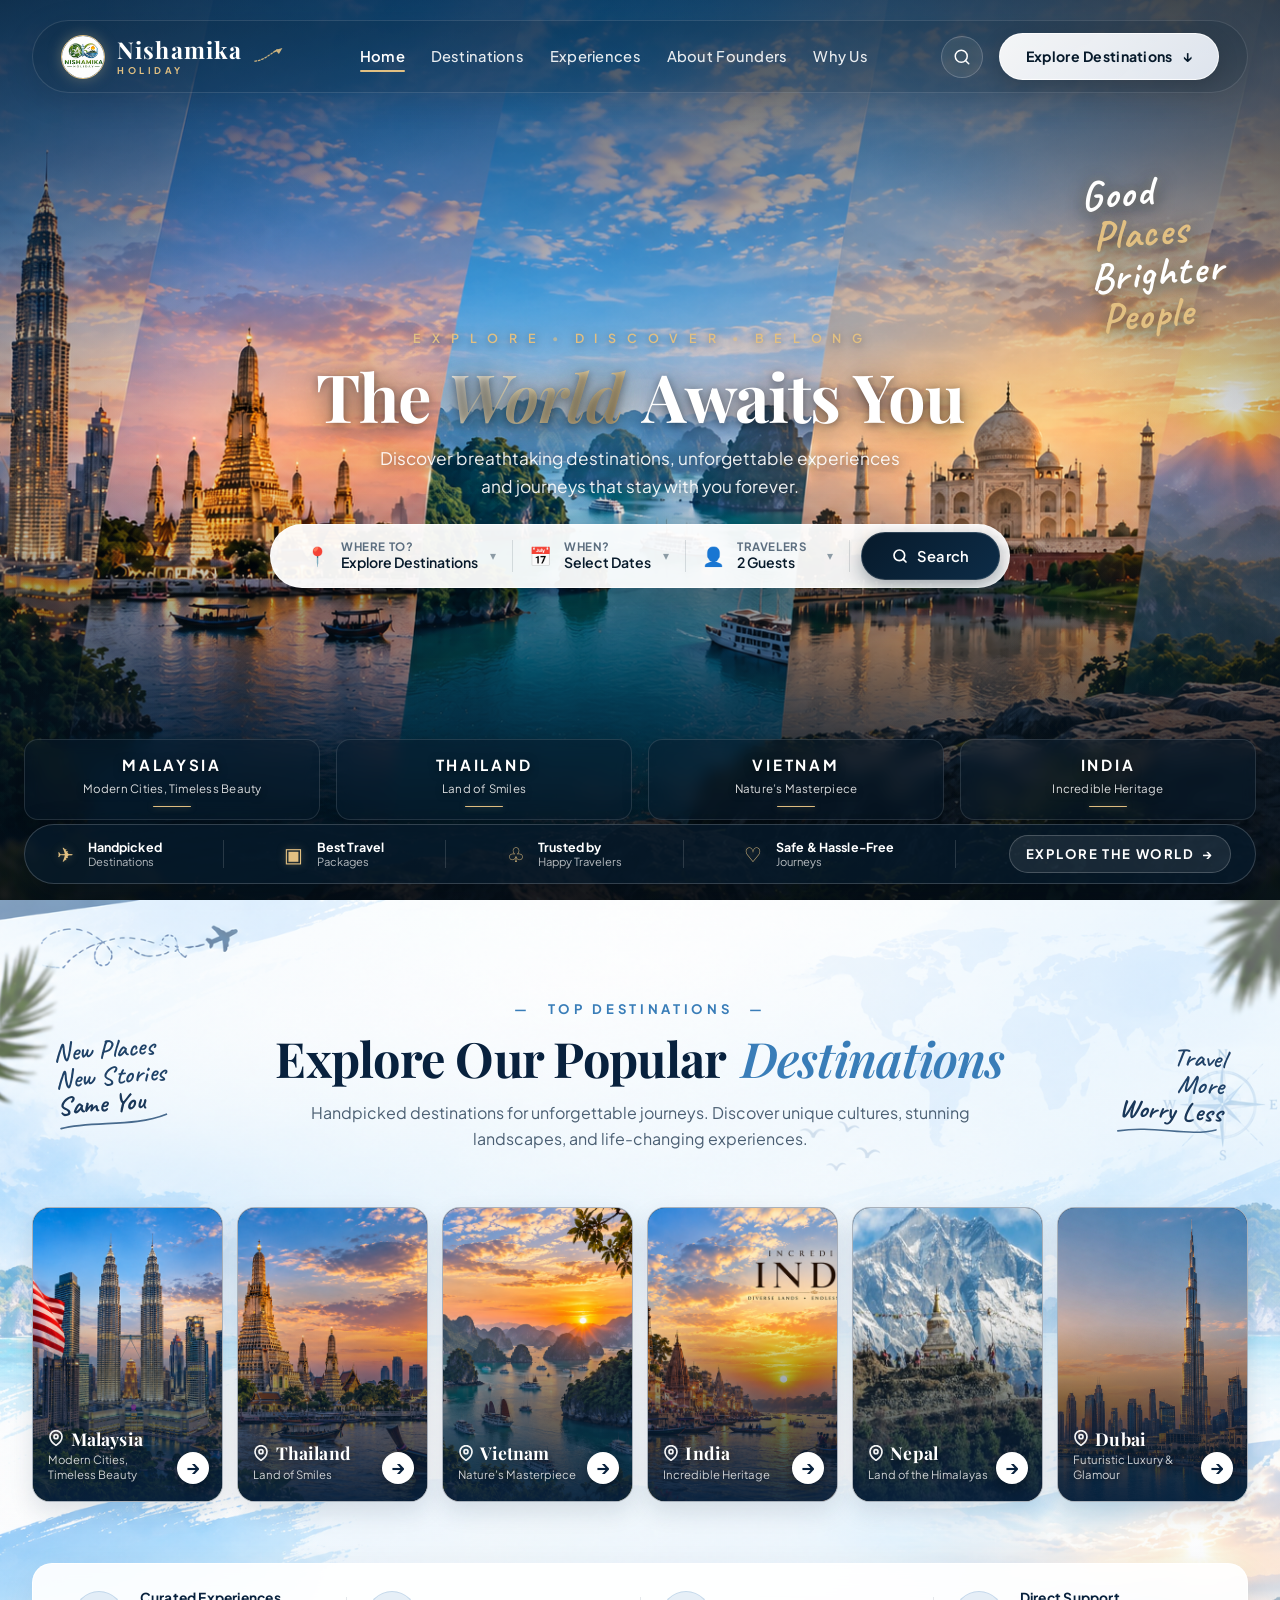
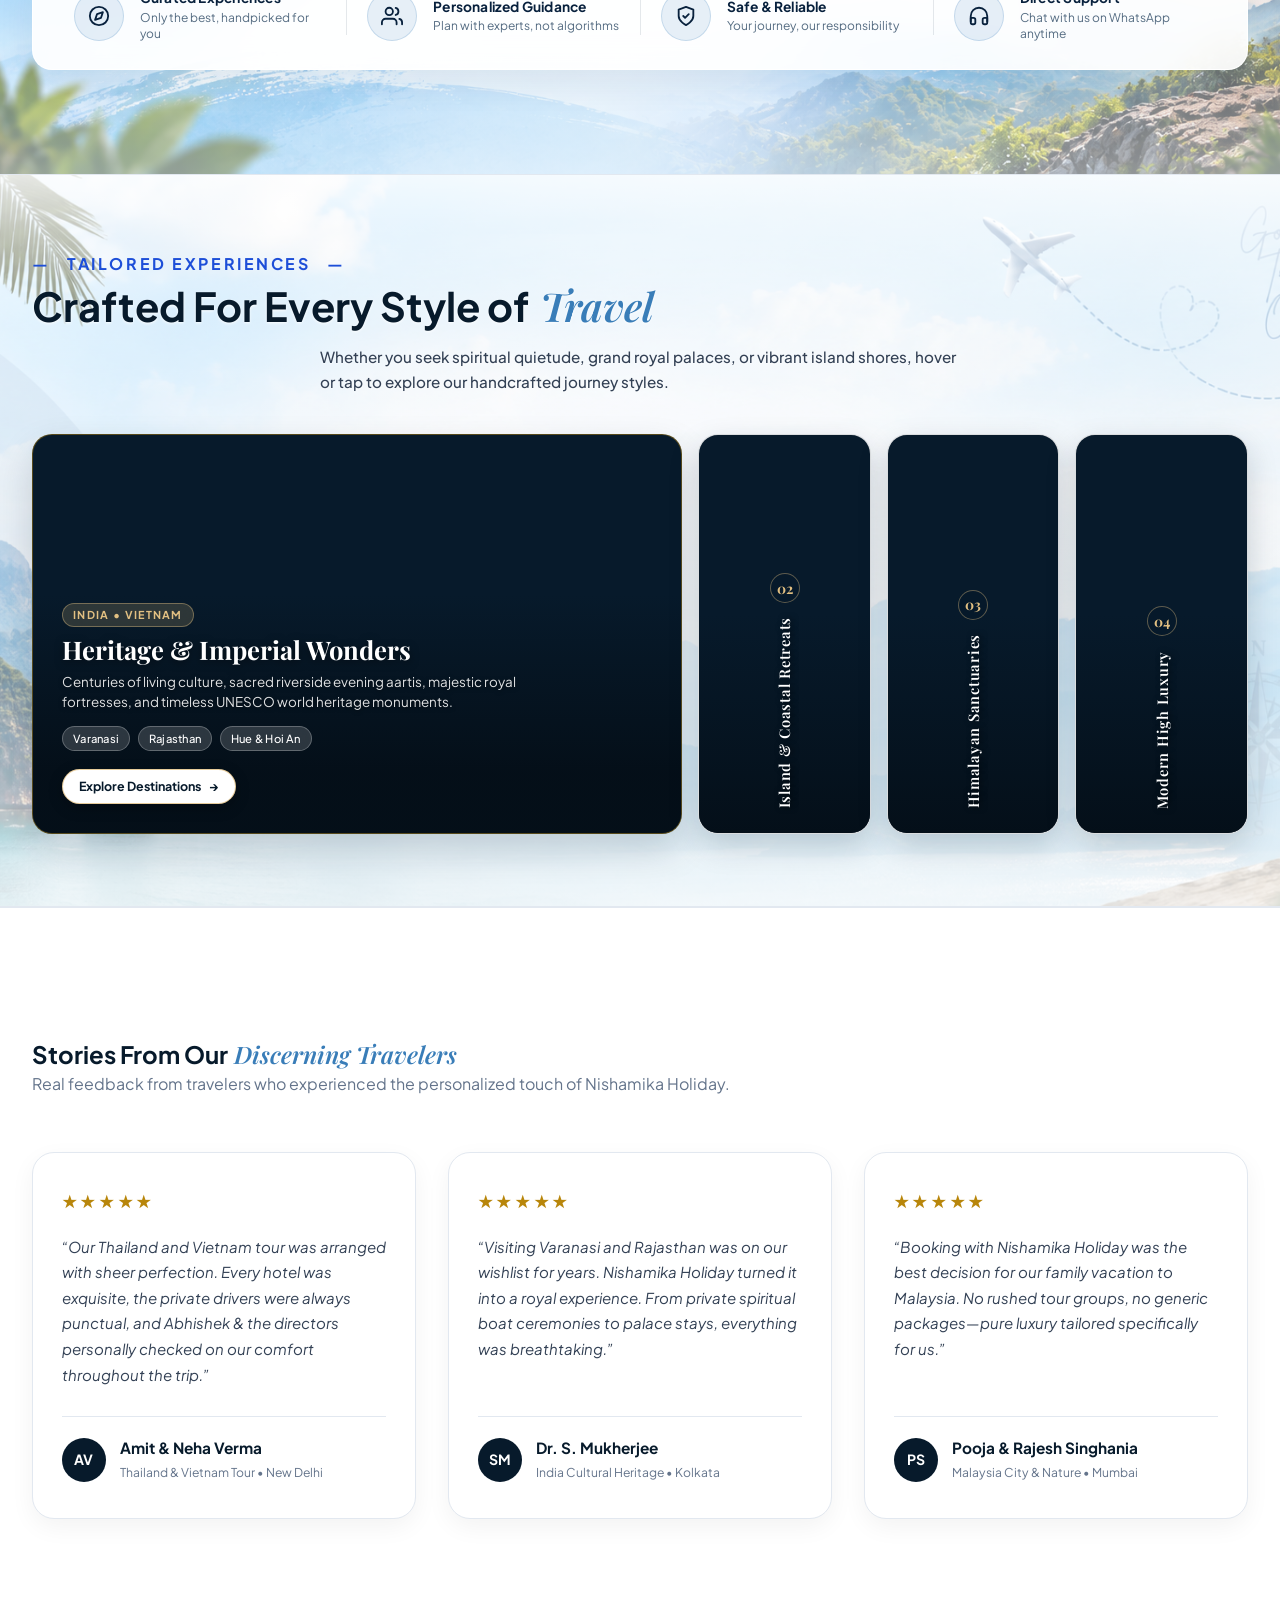
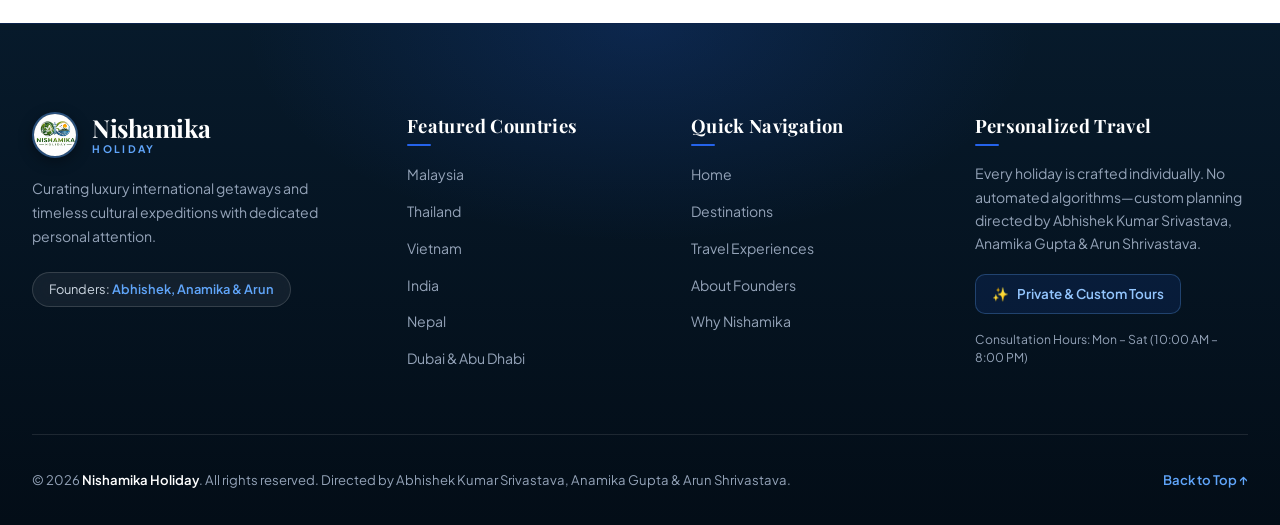
<file: index.html>
<!DOCTYPE html>
<html lang="en">
<head>
  <meta charset="UTF-8" />
  <meta name="viewport" content="width=device-width, initial-scale=1.0, viewport-fit=cover" />
  <title>Nishamika Holiday — The World Awaits You | Luxury Travel</title>
  <meta name="description" content="Nishamika Holiday - Curated international journeys across Malaysia, Thailand, Vietnam, India, and Nepal. Founded by Abhishek Kumar Srivastava, Anamika Gupta &amp; Arun Shrivastava." />
  
  <!-- Google Fonts: Playfair Display (Editorial/Serif), Plus Jakarta Sans (UI/Body), Caveat (Handwritten Script) -->
  <link rel="preconnect" href="https://fonts.googleapis.com" />
  <link rel="preconnect" href="https://fonts.gstatic.com" crossorigin />
  <link href="https://fonts.googleapis.com/css2?family=Caveat:wght@500;600;700&family=Playfair+Display:ital,wght@0,400;0,600;0,700;1,400;1,600;1,700&family=Plus+Jakarta+Sans:wght@300;400;500;600;700;800&display=swap" rel="stylesheet" />
  
  <link rel="stylesheet" href="styles.css" />
  <link rel="stylesheet" href="destinations.css" />
</head>
<body>

  <!-- =========================================================================
       1. HERO SECTION (Cinematic Hero Landing)
       ========================================================================= -->
  <section class="hero-container" id="hero">
    
    <!-- Background Image Layer (USE.png) -->
    <div class="hero-bg" aria-hidden="true"></div>
    
    <!-- Atmospheric Contrast Overlays -->
    <div class="hero-overlay-top" aria-hidden="true"></div>
    <div class="hero-overlay-bottom" aria-hidden="true"></div>
    <div class="hero-vignette" aria-hidden="true"></div>

    <!-- Transparent Glass Navbar -->
    <header class="navbar-wrapper">
      <nav class="navbar" aria-label="Main Navigation">
        
        <!-- Brand Logo -->
        <a href="#hero" class="brand-logo" aria-label="Nishamika Holiday Home">
          <img src="assets/logo.jpeg" alt="Nishamika Holiday Logo" class="brand-logo-img" />
          <div class="brand-text">
            <span class="brand-title">Nishamika</span>
            <span class="brand-subtitle">HOLIDAY</span>
          </div>
          <div class="brand-symbol" aria-hidden="true">
            <svg class="flight-svg" viewBox="0 0 36 20" fill="none" xmlns="http://www.w3.org/2000/svg">
              <path d="M1 17C10 16 16 11 26 4" stroke="currentColor" stroke-width="1.4" stroke-dasharray="2 2" stroke-linecap="round"/>
              <path d="M25 4L32 2L28 9L25.5 6L21 7.5L25 4Z" fill="currentColor"/>
            </svg>
          </div>
        </a>

        <!-- Desktop Navigation Links -->
        <ul class="nav-links" id="desktopNavLinks">
          <li class="nav-item"><a href="#hero" class="nav-link active">Home</a></li>
          <li class="nav-item"><a href="#popular-destinations" class="nav-link">Destinations</a></li>
          <li class="nav-item"><a href="#curated-experiences" class="nav-link">Experiences</a></li>
          <li class="nav-item"><a href="about.html" class="nav-link">About Founders</a></li>
          <li class="nav-item"><a href="#trust-features" class="nav-link">Why Us</a></li>
        </ul>

        <!-- Right-side Actions -->
        <div class="nav-actions">
          <button type="button" class="icon-btn search-trigger" aria-label="Search Website" id="quickSearchBtn">
            <svg viewBox="0 0 24 24" width="18" height="18" fill="none" stroke="currentColor" stroke-width="2" stroke-linecap="round" stroke-linejoin="round">
              <circle cx="11" cy="11" r="8"></circle>
              <line x1="21" y1="21" x2="16.65" y2="16.65"></line>
            </svg>
          </button>

          <a href="#popular-destinations" class="cta-pill-btn">
            <span>Explore Destinations</span>
            <span class="cta-arrow" aria-hidden="true">↓</span>
          </a>

          <!-- Mobile Hamburger Toggle -->
          <button type="button" class="mobile-hamburger" id="hamburgerBtn" aria-label="Toggle Navigation Menu" aria-expanded="false" aria-controls="mobileDrawer">
            <span class="ham-bar"></span>
            <span class="ham-bar"></span>
          </button>
        </div>

      </nav>
    </header>

    <!-- Mobile Drawer Overlay -->
    <div class="mobile-drawer" id="mobileDrawer" aria-hidden="true">
      <div class="mobile-drawer-inner">
        <div class="drawer-header">
          <div class="drawer-brand-wrap">
            <img src="assets/logo.jpeg" alt="Nishamika Holiday Logo" class="brand-logo-img" />
            <div class="brand-text">
              <span class="brand-title">Nishamika</span>
              <span class="brand-subtitle">HOLIDAY</span>
            </div>
          </div>
          <button type="button" class="drawer-close" id="drawerCloseBtn" aria-label="Close Navigation Menu">&times;</button>
        </div>
        <ul class="mobile-nav-links">
          <li><a href="#hero" class="mobile-nav-link active"><span class="nav-icon">&#127968;</span> <span>Home Page</span></a></li>
          <li><a href="dubai.html" class="mobile-nav-link"><span class="nav-icon">&#127963;</span> <span>Dubai &amp; Abu Dhabi</span> <span class="nav-pill-mini">Featured</span></a></li>
          <li><a href="#popular-destinations" class="mobile-nav-link"><span class="nav-icon">&#127757;</span> <span>All Destinations</span></a></li>
          <li><a href="#curated-experiences" class="mobile-nav-link"><span class="nav-icon">&#10024;</span> <span>Curated Experiences</span></a></li>
          <li><a href="about.html" class="mobile-nav-link"><span class="nav-icon">&#128101;</span> <span>About Founders</span></a></li>
          <li><a href="#trust-features" class="mobile-nav-link"><span class="nav-icon">&#128737;</span> <span>Why Nishamika</span></a></li>
        </ul>
        <div class="mobile-drawer-cta">
          <a href="dubai.html" class="cta-pill-btn full-width" style="margin-bottom: 0.75rem;">
            <span>Explore Dubai &amp; Abu Dhabi &rarr;</span>
          </a>
          <a href="https://wa.me/919389892213?text=Hi%20Nishamika%20Holiday%2C%20I%20would%20like%20to%20plan%20a%20luxury%20holiday." class="cta-pill-btn full-width" target="_blank" rel="noopener" style="background: #25d366; border-color: #25d366; color: #ffffff;">
            <span>WhatsApp Inquiry &rarr;</span>
          </a>
        </div>
      </div>
    </div>

    <!-- Upper-Middle Hero Content -->
    <main class="hero-content">
      
      <!-- Eyebrow text -->
      <p class="hero-eyebrow animate-fade-in">
        <span>E X P L O R E</span>
        <span class="bullet">•</span>
        <span>D I S C O V E R</span>
        <span class="bullet">•</span>
        <span>B E L O N G</span>
      </p>

      <!-- Main Headline -->
      <h1 class="hero-headline animate-rise">
        The <span class="accent-word">World</span> Awaits You
      </h1>

      <!-- Description -->
      <p class="hero-description animate-fade-in-delayed">
        Discover breathtaking destinations, unforgettable experiences<br class="desktop-break" />
        and journeys that stay with you forever.
      </p>

      <!-- Floating Glass Search Bar -->
      <div class="search-bar-container animate-rise-delayed">
        <div class="search-bar-pill" role="search">
          
          <!-- Field 1: Destination -->
          <div class="search-field" id="destField" tabindex="0" role="button" aria-haspopup="listbox" aria-expanded="false">
            <span class="field-icon">📍</span>
            <div class="field-info">
              <span class="field-label">Where to?</span>
              <span class="field-value" id="selectedDestText">Explore Destinations</span>
            </div>
            <span class="field-dropdown-icon">▾</span>

            <!-- Dropdown Popover -->
            <div class="search-dropdown-popover" id="destDropdown" role="listbox">
              <div class="dropdown-item" data-value="Malaysia">
                <span class="dropdown-icon">🏙️</span>
                <div>
                  <strong>Malaysia</strong>
                  <small>Modern Cities, Timeless Beauty</small>
                </div>
              </div>
              <div class="dropdown-item" data-value="Thailand">
                <span class="dropdown-icon">🛕</span>
                <div>
                  <strong>Thailand</strong>
                  <small>Land of Smiles</small>
                </div>
              </div>
              <div class="dropdown-item" data-value="Vietnam">
                <span class="dropdown-icon">⛵</span>
                <div>
                  <strong>Vietnam</strong>
                  <small>Nature’s Masterpiece</small>
                </div>
              </div>
              <div class="dropdown-item" data-value="India">
                <span class="dropdown-icon">🕌</span>
                <div>
                  <strong>India</strong>
                  <small>Incredible Heritage</small>
                </div>
              </div>
              <div class="dropdown-item" data-value="Nepal">
                <span class="dropdown-icon">🏔️</span>
                <div>
                  <strong>Nepal</strong>
                  <small>Land of the Himalayas</small>
                </div>
              </div>
              <div class="dropdown-item" data-value="Dubai">
                <span class="dropdown-icon">🏙️</span>
                <div>
                  <strong>Dubai</strong>
                  <small>Futuristic Luxury &amp; Glamour</small>
                </div>
              </div>
            </div>
          </div>

          <div class="field-separator" aria-hidden="true"></div>

          <!-- Field 2: Date / When -->
          <div class="search-field" id="dateField" tabindex="0" role="button" aria-haspopup="dialog" aria-expanded="false">
            <span class="field-icon">📅</span>
            <div class="field-info">
              <span class="field-label">When?</span>
              <span class="field-value" id="selectedDateText">Select Dates</span>
            </div>
            <span class="field-dropdown-icon">▾</span>

            <div class="search-dropdown-popover date-popover" id="dateDropdown">
              <div class="popover-title">Choose Travel Season</div>
              <div class="date-chips">
                <button type="button" class="date-chip active">Autumn 2026</button>
                <button type="button" class="date-chip">Winter Getaways</button>
                <button type="button" class="date-chip">Spring 2027</button>
                <button type="button" class="date-chip">Flexible Dates</button>
              </div>
              <div class="month-selector">
                <span class="month-opt" data-month="October">Oct</span>
                <span class="month-opt" data-month="November">Nov</span>
                <span class="month-opt" data-month="December">Dec</span>
                <span class="month-opt" data-month="January">Jan</span>
              </div>
            </div>
          </div>

          <div class="field-separator" aria-hidden="true"></div>

          <!-- Field 3: Travelers -->
          <div class="search-field" id="travelerField" tabindex="0" role="button" aria-haspopup="dialog" aria-expanded="false">
            <span class="field-icon">👤</span>
            <div class="field-info">
              <span class="field-label">Travelers</span>
              <span class="field-value" id="selectedTravelerText">2 Guests</span>
            </div>
            <span class="field-dropdown-icon">▾</span>

            <div class="search-dropdown-popover guests-popover" id="travelerDropdown">
              <div class="guest-row">
                <div class="guest-desc">
                  <span class="guest-type">Adults</span>
                  <span class="guest-sub">Age 13+</span>
                </div>
                <div class="guest-counter">
                  <button type="button" class="counter-btn minus" data-type="adults">−</button>
                  <span class="counter-val" id="adultCount">2</span>
                  <button type="button" class="counter-btn plus" data-type="adults">+</button>
                </div>
              </div>
              <div class="guest-row">
                <div class="guest-desc">
                  <span class="guest-type">Children</span>
                  <span class="guest-sub">Ages 0–12</span>
                </div>
                <div class="guest-counter">
                  <button type="button" class="counter-btn minus" data-type="children">−</button>
                  <span class="counter-val" id="childCount">0</span>
                  <button type="button" class="counter-btn plus" data-type="children">+</button>
                </div>
              </div>
            </div>
          </div>

          <div class="field-separator" aria-hidden="true"></div>

          <!-- Field 4: Search Button -->
          <div class="search-button-wrapper">
            <button type="button" class="search-submit-btn" id="searchSubmitBtn" aria-label="Search Trips">
              <span class="search-icon-svg" aria-hidden="true">
                <svg viewBox="0 0 24 24" width="16" height="16" fill="none" stroke="currentColor" stroke-width="2.5" stroke-linecap="round" stroke-linejoin="round">
                  <circle cx="11" cy="11" r="8"></circle>
                  <line x1="21" y1="21" x2="16.65" y2="16.65"></line>
                </svg>
              </span>
              <span>Search</span>
            </button>
          </div>

        </div>
      </div>

    </main>

    <!-- Right-Side Script Message -->
    <aside class="right-travel-script" aria-label="Inspirational quote">
      <div class="script-card">
        <span class="script-line line-1">Good</span>
        <span class="script-line line-2">Places</span>
        <span class="script-line line-3">Brighter</span>
        <span class="script-line line-4">People</span>
      </div>
    </aside>

    <!-- Destination Panels Overlay (Aligned over USE.png landmark columns) -->
    <div class="destination-overlays-container" aria-label="Featured Destinations">
      
      <article class="dest-panel-card panel-malaysia" tabindex="0">
        <div class="dest-card-backdrop"></div>
        <div class="dest-card-content">
          <h2 class="dest-title">MALAYSIA</h2>
          <p class="dest-subtitle">Modern Cities, Timeless Beauty</p>
          <div class="dest-line" aria-hidden="true"></div>
        </div>
      </article>

      <article class="dest-panel-card panel-thailand" tabindex="0">
        <div class="dest-card-backdrop"></div>
        <div class="dest-card-content">
          <h2 class="dest-title">THAILAND</h2>
          <p class="dest-subtitle">Land of Smiles</p>
          <div class="dest-line" aria-hidden="true"></div>
        </div>
      </article>

      <article class="dest-panel-card panel-vietnam" tabindex="0">
        <div class="dest-card-backdrop"></div>
        <div class="dest-card-content">
          <h2 class="dest-title">VIETNAM</h2>
          <p class="dest-subtitle">Nature’s Masterpiece</p>
          <div class="dest-line" aria-hidden="true"></div>
        </div>
      </article>

      <article class="dest-panel-card panel-india" tabindex="0">
        <div class="dest-card-backdrop"></div>
        <div class="dest-card-content">
          <h2 class="dest-title">INDIA</h2>
          <p class="dest-subtitle">Incredible Heritage</p>
          <div class="dest-line" aria-hidden="true"></div>
        </div>
      </article>

    </div>

    <!-- Bottom Glass Information Bar -->
    <footer class="bottom-glass-bar-wrapper">
      <div class="bottom-glass-bar">
        
        <div class="feature-col">
          <span class="feature-glyph">✈</span>
          <div class="feature-text">
            <strong>Handpicked</strong>
            <span>Destinations</span>
          </div>
        </div>

        <div class="feature-divider" aria-hidden="true"></div>

        <div class="feature-col">
          <span class="feature-glyph">▣</span>
          <div class="feature-text">
            <strong>Best Travel</strong>
            <span>Packages</span>
          </div>
        </div>

        <div class="feature-divider" aria-hidden="true"></div>

        <div class="feature-col">
          <span class="feature-glyph">♧</span>
          <div class="feature-text">
            <strong>Trusted by</strong>
            <span>Happy Travelers</span>
          </div>
        </div>

        <div class="feature-divider" aria-hidden="true"></div>

        <div class="feature-col">
          <span class="feature-glyph">♡</span>
          <div class="feature-text">
            <strong>Safe & Hassle-Free</strong>
            <span>Journeys</span>
          </div>
        </div>

        <div class="feature-divider" aria-hidden="true"></div>

        <div class="feature-cta-col">
          <a href="#popular-destinations" class="explore-link">
            <span>EXPLORE THE WORLD</span>
            <span class="explore-arrow" aria-hidden="true">→</span>
          </a>
        </div>

      </div>
    </footer>

  </section>


  <!-- =========================================================================
       2. POPULAR DESTINATIONS & TRUST STRIP SECTION (USING USE2.png)
       ========================================================================= -->
  <section class="popular-destinations-section" id="popular-destinations">
    
    <!-- Background Image Layer (USE2.png) -->
    <div class="destinations-bg" aria-hidden="true"></div>
    <div class="destinations-lighting-overlay" aria-hidden="true"></div>

    <div class="section-container">

      <!-- DECORATIVE ELEMENTS (Airplane trail, handwritten quotes) -->
      <div class="section-decorations" aria-hidden="true">
        
        <!-- Left Decorative Script & Flight Illustration -->
        <div class="decor-left">
          <div class="decor-script-wrap">
            <span class="decor-script-line">New Places</span>
            <span class="decor-script-line">New Stories</span>
            <span class="decor-script-line accent-line">Same You</span>
            <svg class="decor-curve-svg" viewBox="0 0 110 14" fill="none" xmlns="http://www.w3.org/2000/svg">
              <path d="M2 10C35 4 75 14 108 3" stroke="#2b527a" stroke-width="1.8" stroke-linecap="round"/>
            </svg>
          </div>
        </div>

        <!-- Right Decorative Script -->
        <div class="decor-right">
          <div class="decor-script-wrap right-align">
            <span class="decor-script-line">Travel</span>
            <span class="decor-script-line">More</span>
            <span class="decor-script-line accent-line">Worry Less</span>
            <svg class="decor-curve-svg" viewBox="0 0 120 16" fill="none" xmlns="http://www.w3.org/2000/svg">
              <path d="M4 12C45 3 85 15 116 5" stroke="#2b527a" stroke-width="1.8" stroke-linecap="round"/>
            </svg>
          </div>
        </div>

      </div>

      <!-- SECTION HEADER -->
      <header class="section-header text-center reveal-on-scroll">
        <p class="section-eyebrow">— &nbsp; TOP DESTINATIONS &nbsp; —</p>
        <h2 class="section-title">
          Explore Our Popular <span class="accent-dest">Destinations</span>
        </h2>
        <p class="section-subtitle">
          Handpicked destinations for unforgettable journeys. Discover unique cultures,
          stunning landscapes, and life-changing experiences.
        </p>
      </header>

      <!-- 5 DESTINATION CARDS (Desktop 1 Row / Mobile Swipe Carousel) -->
      <div class="dest-cards-carousel-wrapper">
        <div class="dest-cards-row" role="region" aria-label="Popular Destinations List">
          
          <!-- Card 1: Malaysia -->
          <article class="dest-card-box reveal-on-scroll" data-dest="Malaysia" tabindex="0">
            <div class="dest-card-inner">
              <div class="dest-card-img-wrap">
                <img src="assets/card_malaysia.png" alt="Malaysia Petronas Towers" class="dest-card-img" loading="lazy" />
              </div>
              <div class="dest-card-gradient"></div>
              <div class="dest-card-info">
                <div class="dest-card-location">
                  <span class="location-pin-icon" aria-hidden="true">
                    <svg viewBox="0 0 24 24" width="16" height="16" fill="none" stroke="currentColor" stroke-width="2.5" stroke-linecap="round" stroke-linejoin="round">
                      <path d="M21 10c0 7-9 13-9 13s-9-6-9-13a9 9 0 0 1 18 0z"></path>
                      <circle cx="12" cy="10" r="3"></circle>
                    </svg>
                  </span>
                  <h3 class="dest-card-title">Malaysia</h3>
                </div>
                <p class="dest-card-subtitle">Modern Cities, Timeless Beauty</p>
              </div>
              <button type="button" class="dest-card-arrow" aria-label="Explore Malaysia">
                <span class="arrow-svg" aria-hidden="true">→</span>
              </button>
            </div>
          </article>

          <!-- Card 2: Thailand -->
          <article class="dest-card-box reveal-on-scroll" data-dest="Thailand" tabindex="0">
            <div class="dest-card-inner">
              <div class="dest-card-img-wrap">
                <img src="assets/card_thailand.png" alt="Thailand Wat Arun Bangkok" class="dest-card-img" loading="lazy" />
              </div>
              <div class="dest-card-gradient"></div>
              <div class="dest-card-info">
                <div class="dest-card-location">
                  <span class="location-pin-icon" aria-hidden="true">
                    <svg viewBox="0 0 24 24" width="16" height="16" fill="none" stroke="currentColor" stroke-width="2.5" stroke-linecap="round" stroke-linejoin="round">
                      <path d="M21 10c0 7-9 13-9 13s-9-6-9-13a9 9 0 0 1 18 0z"></path>
                      <circle cx="12" cy="10" r="3"></circle>
                    </svg>
                  </span>
                  <h3 class="dest-card-title">Thailand</h3>
                </div>
                <p class="dest-card-subtitle">Land of Smiles</p>
              </div>
              <button type="button" class="dest-card-arrow" aria-label="Explore Thailand">
                <span class="arrow-svg" aria-hidden="true">→</span>
              </button>
            </div>
          </article>

          <!-- Card 3: Vietnam -->
          <article class="dest-card-box reveal-on-scroll" data-dest="Vietnam" tabindex="0">
            <div class="dest-card-inner">
              <div class="dest-card-img-wrap">
                <img src="assets/card_vietnam.png" alt="Vietnam Ha Long Bay" class="dest-card-img" loading="lazy" />
              </div>
              <div class="dest-card-gradient"></div>
              <div class="dest-card-info">
                <div class="dest-card-location">
                  <span class="location-pin-icon" aria-hidden="true">
                    <svg viewBox="0 0 24 24" width="16" height="16" fill="none" stroke="currentColor" stroke-width="2.5" stroke-linecap="round" stroke-linejoin="round">
                      <path d="M21 10c0 7-9 13-9 13s-9-6-9-13a9 9 0 0 1 18 0z"></path>
                      <circle cx="12" cy="10" r="3"></circle>
                    </svg>
                  </span>
                  <h3 class="dest-card-title">Vietnam</h3>
                </div>
                <p class="dest-card-subtitle">Nature’s Masterpiece</p>
              </div>
              <button type="button" class="dest-card-arrow" aria-label="Explore Vietnam">
                <span class="arrow-svg" aria-hidden="true">→</span>
              </button>
            </div>
          </article>

          <!-- Card 4: India -->
          <article class="dest-card-box reveal-on-scroll" data-dest="India" tabindex="0">
            <div class="dest-card-inner">
              <div class="dest-card-img-wrap">
                <img src="assets/card_india.png" alt="India Taj Mahal and Heritage" class="dest-card-img" loading="lazy" />
              </div>
              <div class="dest-card-gradient"></div>
              <div class="dest-card-info">
                <div class="dest-card-location">
                  <span class="location-pin-icon" aria-hidden="true">
                    <svg viewBox="0 0 24 24" width="16" height="16" fill="none" stroke="currentColor" stroke-width="2.5" stroke-linecap="round" stroke-linejoin="round">
                      <path d="M21 10c0 7-9 13-9 13s-9-6-9-13a9 9 0 0 1 18 0z"></path>
                      <circle cx="12" cy="10" r="3"></circle>
                    </svg>
                  </span>
                  <h3 class="dest-card-title">India</h3>
                </div>
                <p class="dest-card-subtitle">Incredible Heritage</p>
              </div>
              <button type="button" class="dest-card-arrow" aria-label="Explore India">
                <span class="arrow-svg" aria-hidden="true">→</span>
              </button>
            </div>
          </article>

          <!-- Card 5: Nepal -->
          <article class="dest-card-box reveal-on-scroll" data-dest="Nepal" tabindex="0">
            <div class="dest-card-inner">
              <div class="dest-card-img-wrap">
                <img src="assets/card_nepal.png" alt="Nepal Himalayas and Stupa" class="dest-card-img" loading="lazy" />
              </div>
              <div class="dest-card-gradient"></div>
              <div class="dest-card-info">
                <div class="dest-card-location">
                  <span class="location-pin-icon" aria-hidden="true">
                    <svg viewBox="0 0 24 24" width="16" height="16" fill="none" stroke="currentColor" stroke-width="2.5" stroke-linecap="round" stroke-linejoin="round">
                      <path d="M21 10c0 7-9 13-9 13s-9-6-9-13a9 9 0 0 1 18 0z"></path>
                      <circle cx="12" cy="10" r="3"></circle>
                    </svg>
                  </span>
                  <h3 class="dest-card-title">Nepal</h3>
                </div>
                <p class="dest-card-subtitle">Land of the Himalayas</p>
              </div>
              <button type="button" class="dest-card-arrow" aria-label="Explore Nepal">
                <span class="arrow-svg" aria-hidden="true">→</span>
              </button>
            </div>
          </article>

          <!-- Card 6: Dubai -->
          <article class="dest-card-box reveal-on-scroll" data-dest="Dubai" tabindex="0" onclick="window.location.href='dubai.html'" style="cursor: pointer;">
            <div class="dest-card-inner">
              <div class="dest-card-img-wrap">
                <img src="assets/dubai.png" alt="Dubai Burj Khalifa and Skyline" class="dest-card-img" loading="lazy" />
              </div>
              <div class="dest-card-gradient"></div>
              <div class="dest-card-info">
                <div class="dest-card-location">
                  <span class="location-pin-icon" aria-hidden="true">
                    <svg viewBox="0 0 24 24" width="16" height="16" fill="none" stroke="currentColor" stroke-width="2.5" stroke-linecap="round" stroke-linejoin="round">
                      <path d="M21 10c0 7-9 13-9 13s-9-6-9-13a9 9 0 0 1 18 0z"></path>
                      <circle cx="12" cy="10" r="3"></circle>
                    </svg>
                  </span>
                  <h3 class="dest-card-title">Dubai</h3>
                </div>
                <p class="dest-card-subtitle">Futuristic Luxury &amp; Glamour</p>
              </div>
              <a href="dubai.html" class="dest-card-arrow" aria-label="Explore Dubai">
                <span class="arrow-svg" aria-hidden="true">→</span>
              </a>
            </div>
          </article>

        </div>
      </div>

      <!-- TRUST / FEATURE STRIP -->
      <div class="trust-feature-strip-wrapper reveal-on-scroll" id="trust-features">
        <div class="trust-feature-strip">
          
          <!-- Feature 1 -->
          <div class="trust-feature-item">
            <div class="feature-icon-circle">
              <!-- Compass / Explore Icon -->
              <svg viewBox="0 0 24 24" width="22" height="22" fill="none" stroke="#08213D" stroke-width="2" stroke-linecap="round" stroke-linejoin="round">
                <circle cx="12" cy="12" r="10"></circle>
                <polygon points="16.24 7.76 14.12 14.12 7.76 16.24 9.88 9.88 16.24 7.76"></polygon>
              </svg>
            </div>
            <div class="feature-content-wrap">
              <h4 class="feature-item-heading">Curated Experiences</h4>
              <p class="feature-item-desc">Only the best, handpicked for you</p>
            </div>
          </div>

          <div class="trust-strip-divider" aria-hidden="true"></div>

          <!-- Feature 2 -->
          <div class="trust-feature-item">
            <div class="feature-icon-circle">
              <!-- Team / Guidance Icon -->
              <svg viewBox="0 0 24 24" width="22" height="22" fill="none" stroke="#08213D" stroke-width="2" stroke-linecap="round" stroke-linejoin="round">
                <path d="M17 21v-2a4 4 0 0 0-4-4H5a4 4 0 0 0-4 4v2"></path>
                <circle cx="9" cy="7" r="4"></circle>
                <path d="M23 21v-2a4 4 0 0 0-3-3.87"></path>
                <path d="M16 3.13a4 4 0 0 1 0 7.75"></path>
              </svg>
            </div>
            <div class="feature-content-wrap">
              <h4 class="feature-item-heading">Personalized Guidance</h4>
              <p class="feature-item-desc">Plan with experts, not algorithms</p>
            </div>
          </div>

          <div class="trust-strip-divider" aria-hidden="true"></div>

          <!-- Feature 3 -->
          <div class="trust-feature-item">
            <div class="feature-icon-circle">
              <!-- Shield / Safe Icon -->
              <svg viewBox="0 0 24 24" width="22" height="22" fill="none" stroke="#08213D" stroke-width="2" stroke-linecap="round" stroke-linejoin="round">
                <path d="M12 22s8-4 8-10V5l-8-3-8 3v7c0 6 8 10 8 10z"></path>
                <polyline points="9 12 11 14 15 10"></polyline>
              </svg>
            </div>
            <div class="feature-content-wrap">
              <h4 class="feature-item-heading">Safe &amp; Reliable</h4>
              <p class="feature-item-desc">Your journey, our responsibility</p>
            </div>
          </div>

          <div class="trust-strip-divider" aria-hidden="true"></div>

          <!-- Feature 4 -->
          <a href="https://wa.me/919389892213?text=Hello%20Nishamika%20Holiday!%20I%20am%20exploring%20your%20website%20and%20would%20like%20to%20plan%20a%20luxury%20customized%20holiday.%20Please%20guide%20me." target="_blank" rel="noopener noreferrer" class="trust-feature-item" style="text-decoration: none; color: inherit; cursor: pointer;">
            <div class="feature-icon-circle">
              <!-- Headset / Direct Support Icon -->
              <svg viewBox="0 0 24 24" width="22" height="22" fill="none" stroke="#08213D" stroke-width="2" stroke-linecap="round" stroke-linejoin="round">
                <path d="M3 18v-6a9 9 0 0 1 18 0v6"></path>
                <path d="M21 19a2 2 0 0 1-2 2h-1a2 2 0 0 1-2-2v-3a2 2 0 0 1 2-2h3zM3 19a2 2 0 0 0 2 2h1a2 2 0 0 0 2-2v-3a2 2 0 0 0-2-2H3z"></path>
              </svg>
            </div>
            <div class="feature-content-wrap">
              <h4 class="feature-item-heading">Direct Support</h4>
              <p class="feature-item-desc">Chat with us on WhatsApp anytime</p>
            </div>
          </a>

        </div>
      </div>

    </div>

  </section>

  <!-- =========================================================================
       3. EXPANDING IMAGE ACCORDION: CURATED TRAVEL STYLES
       ========================================================================= -->
  <section class="curated-experiences-section" id="curated-experiences">
    <!-- Panoramic Travel Background -->
    <div class="curated-bg" aria-hidden="true"></div>
    <div class="curated-overlay" aria-hidden="true"></div>

    <div class="section-container">
      <header class="section-header text-center reveal-on-scroll">
        <p class="section-eyebrow">— &nbsp; TAILORED EXPERIENCES &nbsp; —</p>
        <h2 class="section-title">
          Crafted For Every Style of <span class="accent-dest">Travel</span>
        </h2>
        <p class="section-subtitle">
          Whether you seek spiritual quietude, grand royal palaces, or vibrant island shores, 
          hover or tap to explore our handcrafted journey styles.
        </p>
      </header>

      <!-- Horizontal Expanding Accordion Container -->
      <div class="expanding-accordion-wrapper">
        <div class="expanding-accordion" role="region" aria-label="Travel Styles Accordion">
          
          <!-- Panel 1: Heritage & Imperial Wonders (Default Active) -->
          <article class="accordion-panel active" tabindex="0" data-panel="1">
            <div class="panel-bg" style="background-image: url('https://images.unsplash.com/photo-1524492412937-b28074a5d7da?auto=format&fit=crop&w=1400&q=80');"></div>
            <div class="panel-overlay"></div>
            
            <!-- Collapsed Label (Visible when panel is narrow) -->
            <div class="panel-collapsed-title">
              <span class="panel-num">01</span>
              <span class="panel-vertical-text">Heritage &amp; Wonders</span>
            </div>

            <!-- Expanded Content -->
            <div class="panel-content">
              <span class="panel-tag">India • Vietnam</span>
              <h3 class="panel-heading">Heritage &amp; Imperial Wonders</h3>
              <p class="panel-desc">
                Centuries of living culture, sacred riverside evening aartis, majestic royal fortresses, and timeless UNESCO world heritage monuments.
              </p>
              <div class="panel-tags-row">
                <span>Varanasi</span>
                <span>Rajasthan</span>
                <span>Hue &amp; Hoi An</span>
              </div>
              <a href="#popular-destinations" class="panel-explore-btn">
                <span>Explore Destinations</span>
                <span class="btn-arr">→</span>
              </a>
            </div>
          </article>

          <!-- Panel 2: Tropical Island & Coastal Retreats -->
          <article class="accordion-panel" tabindex="0" data-panel="2">
            <div class="panel-bg" style="background-image: url('https://images.unsplash.com/photo-1552465011-b4e21bf6e79a?auto=format&fit=crop&w=1400&q=80');"></div>
            <div class="panel-overlay"></div>
            
            <div class="panel-collapsed-title">
              <span class="panel-num">02</span>
              <span class="panel-vertical-text">Island &amp; Coastal Retreats</span>
            </div>

            <div class="panel-content">
              <span class="panel-tag">Thailand • Malaysia</span>
              <h3 class="panel-heading">Tropical Island &amp; Coastal Retreats</h3>
              <p class="panel-desc">
                Private longtail boat excursions, crystal turquoise lagoons, secluded white-sand shores, and magical sunset sailings.
              </p>
              <div class="panel-tags-row">
                <span>Phuket</span>
                <span>Langkawi</span>
                <span>Krabi</span>
              </div>
              <a href="#popular-destinations" class="panel-explore-btn">
                <span>Explore Destinations</span>
                <span class="btn-arr">→</span>
              </a>
            </div>
          </article>

          <!-- Panel 3: Spiritual & Himalayan Sanctuaries -->
          <article class="accordion-panel" tabindex="0" data-panel="3">
            <div class="panel-bg" style="background-image: url('https://images.unsplash.com/photo-1544735716-392fe2489ffa?auto=format&fit=crop&w=1400&q=80');"></div>
            <div class="panel-overlay"></div>
            
            <div class="panel-collapsed-title">
              <span class="panel-num">03</span>
              <span class="panel-vertical-text">Himalayan Sanctuaries</span>
            </div>

            <div class="panel-content">
              <span class="panel-tag">Nepal • North India</span>
              <h3 class="panel-heading">Spiritual &amp; Himalayan Sanctuaries</h3>
              <p class="panel-desc">
                Ancient sacred Buddhist stupas, panoramic sunrise vistas over snow-crowned summits, and soul-rejuvenating peaceful valleys.
              </p>
              <div class="panel-tags-row">
                <span>Kathmandu</span>
                <span>Pokhara</span>
                <span>Rishikesh</span>
              </div>
              <a href="#popular-destinations" class="panel-explore-btn">
                <span>Explore Destinations</span>
                <span class="btn-arr">→</span>
              </a>
            </div>
          </article>

          <!-- Panel 4: Modern Megacities & High Luxury -->
          <article class="accordion-panel" tabindex="0" data-panel="4">
            <div class="panel-bg" style="background-image: url('https://images.unsplash.com/photo-1596422846543-75c6fc197f07?auto=format&fit=crop&w=1400&q=80');"></div>
            <div class="panel-overlay"></div>
            
            <div class="panel-collapsed-title">
              <span class="panel-num">04</span>
              <span class="panel-vertical-text">Modern High Luxury</span>
            </div>

            <div class="panel-content">
              <span class="panel-tag">Malaysia • Thailand</span>
              <h3 class="panel-heading">Modern Megacities &amp; High Luxury</h3>
              <p class="panel-desc">
                Illuminated iconic skyscrapers, Michelin-starred fine dining, opulent boutique hotels, and electric night bazaars.
              </p>
              <div class="panel-tags-row">
                <span>Kuala Lumpur</span>
                <span>Bangkok</span>
                <span>Penang</span>
              </div>
              <a href="#popular-destinations" class="panel-explore-btn">
                <span>Explore Destinations</span>
                <span class="btn-arr">→</span>
              </a>
            </div>
          </article>

        </div>
      </div>

    </div>
  </section>


  <!-- =========================================================================
       4. TRAVELER STORIES / TESTIMONIALS SECTION
       ========================================================================= -->
  <section class="testimonials-section" id="testimonials">
    <div class="section-container">
      <header class="section-header text-center reveal-on-scroll">
        <p class="section-eyebrow">— &nbsp; GUEST EXPERIENCES &nbsp; —</p>
        <h2 class="section-title">
          Stories From Our <span class="accent-dest">Discerning Travelers</span>
        </h2>
        <p class="section-subtitle">
          Real feedback from travelers who experienced the personalized touch of Nishamika Holiday.
        </p>
      </header>

      <div class="testimonials-grid">
        
        <!-- Review 1 -->
        <article class="testimonial-card">
          <div class="testimonial-stars">★★★★★</div>
          <blockquote class="testimonial-quote">
            “Our Thailand and Vietnam tour was arranged with sheer perfection. Every hotel was exquisite, 
            the private drivers were always punctual, and Abhishek &amp; the directors personally checked on our comfort throughout the trip.”
          </blockquote>
          <div class="testimonial-author">
            <div class="author-avatar">AV</div>
            <div>
              <h4 class="author-name">Amit &amp; Neha Verma</h4>
              <span class="author-location">Thailand & Vietnam Tour • New Delhi</span>
            </div>
          </div>
        </article>

        <!-- Review 2 -->
        <article class="testimonial-card">
          <div class="testimonial-stars">★★★★★</div>
          <blockquote class="testimonial-quote">
            “Visiting Varanasi and Rajasthan was on our wishlist for years. Nishamika Holiday turned it into a royal 
            experience. From private spiritual boat ceremonies to palace stays, everything was breathtaking.”
          </blockquote>
          <div class="testimonial-author">
            <div class="author-avatar">SM</div>
            <div>
              <h4 class="author-name">Dr. S. Mukherjee</h4>
              <span class="author-location">India Cultural Heritage • Kolkata</span>
            </div>
          </div>
        </article>

        <!-- Review 3 -->
        <article class="testimonial-card">
          <div class="testimonial-stars">★★★★★</div>
          <blockquote class="testimonial-quote">
            “Booking with Nishamika Holiday was the best decision for our family vacation to Malaysia. 
            No rushed tour groups, no generic packages—pure luxury tailored specifically for us.”
          </blockquote>
          <div class="testimonial-author">
            <div class="author-avatar">PS</div>
            <div>
              <h4 class="author-name">Pooja &amp; Rajesh Singhania</h4>
              <span class="author-location">Malaysia City & Nature • Mumbai</span>
            </div>
          </div>
        </article>

      </div>

      <!-- Mobile Testimonials Carousel Pagination & Hint -->
      <div class="testimonials-carousel-dots" id="testimonialsDots">
        <button type="button" class="t-dot active" data-index="0" aria-label="Review 1"></button>
        <button type="button" class="t-dot" data-index="1" aria-label="Review 2"></button>
        <button type="button" class="t-dot" data-index="2" aria-label="Review 3"></button>
      </div>
      <p class="testimonials-swipe-hint">
        <span>← Swipe to explore reviews →</span>
      </p>
    </div>
  </section>


  <!-- =========================================================================
       6. GRAND LUXURY FOOTER
       ========================================================================= -->
  <footer class="luxury-footer" id="footer">
    <div class="section-container">
      <div class="footer-main-grid">
        
        <!-- Col 1: Brand & Bio -->
        <div class="footer-col footer-brand-col">
          <div class="footer-brand-header">
            <img src="assets/logo.jpeg" alt="Nishamika Holiday Logo" class="footer-logo-img" />
            <div class="brand-text">
              <span class="brand-title">Nishamika</span>
              <span class="brand-subtitle">HOLIDAY</span>
            </div>
          </div>
          <p class="footer-tagline">
            Curating luxury international getaways and timeless cultural expeditions with dedicated personal attention.
          </p>
          <div class="footer-founder-badge">
            <span>Founders: <strong>Abhishek, Anamika &amp; Arun</strong></span>
          </div>
        </div>

        <!-- Col 2: Top Countries -->
        <div class="footer-col">
          <h4 class="footer-col-title">Featured Countries</h4>
          <ul class="footer-links">
            <li><a href="#popular-destinations">Malaysia</a></li>
            <li><a href="#popular-destinations">Thailand</a></li>
            <li><a href="#popular-destinations">Vietnam</a></li>
            <li><a href="#popular-destinations">India</a></li>
            <li><a href="#popular-destinations">Nepal</a></li>
            <li><a href="dubai.html">Dubai &amp; Abu Dhabi</a></li>
          </ul>
        </div>

        <!-- Col 3: Navigation -->
        <div class="footer-col">
          <h4 class="footer-col-title">Quick Navigation</h4>
          <ul class="footer-links">
            <li><a href="#hero">Home</a></li>
            <li><a href="#popular-destinations">Destinations</a></li>
            <li><a href="#curated-experiences">Travel Experiences</a></li>
            <li><a href="about.html">About Founders</a></li>
            <li><a href="#trust-features">Why Nishamika</a></li>
          </ul>
        </div>

        <!-- Col 4: Personal Assurance -->
        <div class="footer-col footer-consult-col">
          <h4 class="footer-col-title">Personalized Travel</h4>
          <p class="footer-consult-text">
            Every holiday is crafted individually. No automated algorithms—custom planning directed by Abhishek Kumar Srivastava, Anamika Gupta &amp; Arun Shrivastava.
          </p>
          <div class="footer-assurance-box">
            <span class="assurance-icon">✨</span>
            <span>Private &amp; Custom Tours</span>
          </div>
          <div class="footer-timing">
            <small>Consultation Hours: Mon – Sat (10:00 AM – 8:00 PM)</small>
          </div>
        </div>

      </div>

      <!-- Footer Bottom Strip -->
      <div class="footer-bottom-strip">
        <p class="copyright-text">
          &copy; 2026 <strong>Nishamika Holiday</strong>. All rights reserved. Directed by Abhishek Kumar Srivastava, Anamika Gupta &amp; Arun Shrivastava.
        </p>
        <div class="footer-bottom-links">
          <a href="#hero">Back to Top ↑</a>
        </div>
      </div>

    </div>
  </footer>

  <!-- Quick Search Modal (triggered by quickSearchBtn) -->
  <div class="quick-search-modal" id="quickSearchModal" aria-hidden="true">
    <div class="modal-card">
      <div class="modal-header">
        <h3>Find Your Destination</h3>
        <button type="button" class="modal-close" id="modalCloseBtn">&times;</button>
      </div>
      <div class="modal-body">
        <input type="text" placeholder="Search Malaysia, Thailand, Vietnam, India, Nepal..." class="modal-input" id="modalSearchInput" />
        <div class="modal-tags">
          <span class="quick-tag" data-tag="Malaysia">Malaysia</span>
          <span class="quick-tag" data-tag="Thailand">Thailand</span>
          <span class="quick-tag" data-tag="Vietnam">Vietnam</span>
          <span class="quick-tag" data-tag="India">India</span>
          <span class="quick-tag" data-tag="Nepal">Nepal</span>
        </div>
      </div>
    </div>
  </div>

  <script src="script.js"></script>
</body>
</html>
</file>
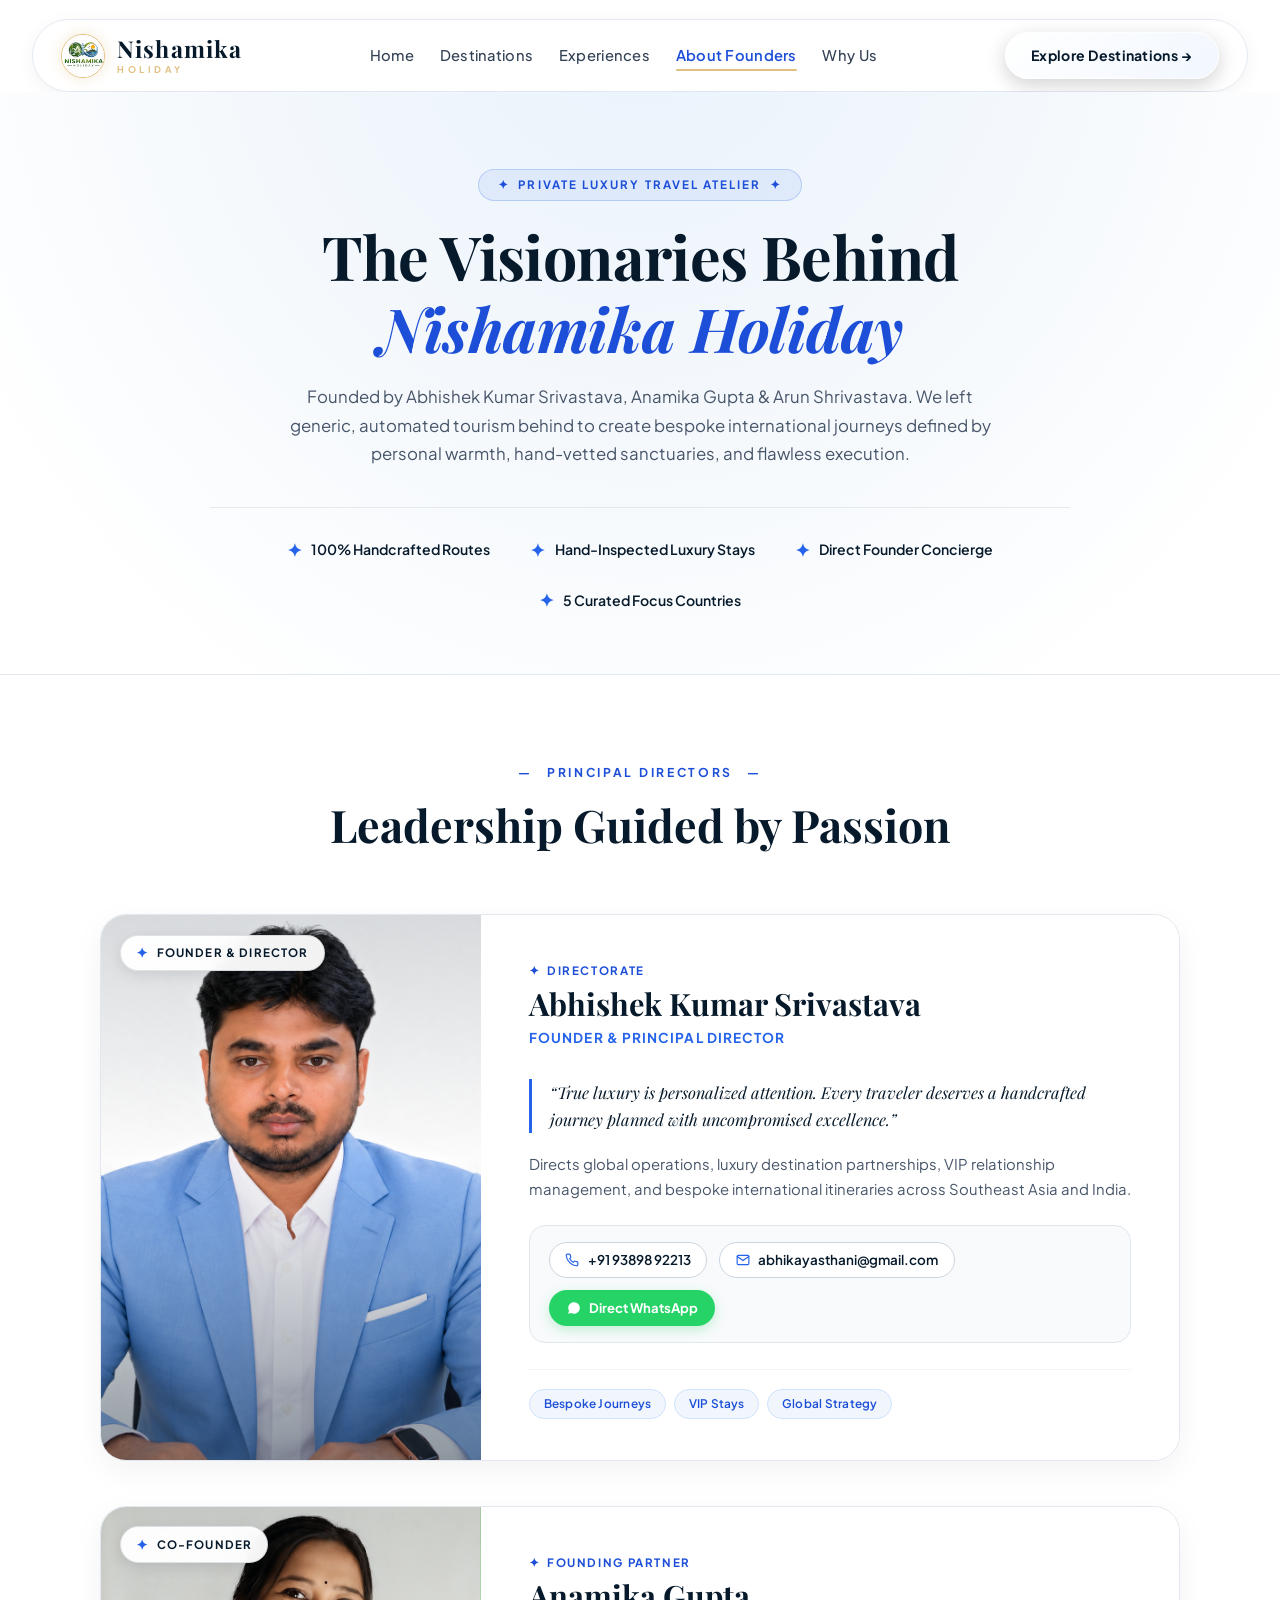
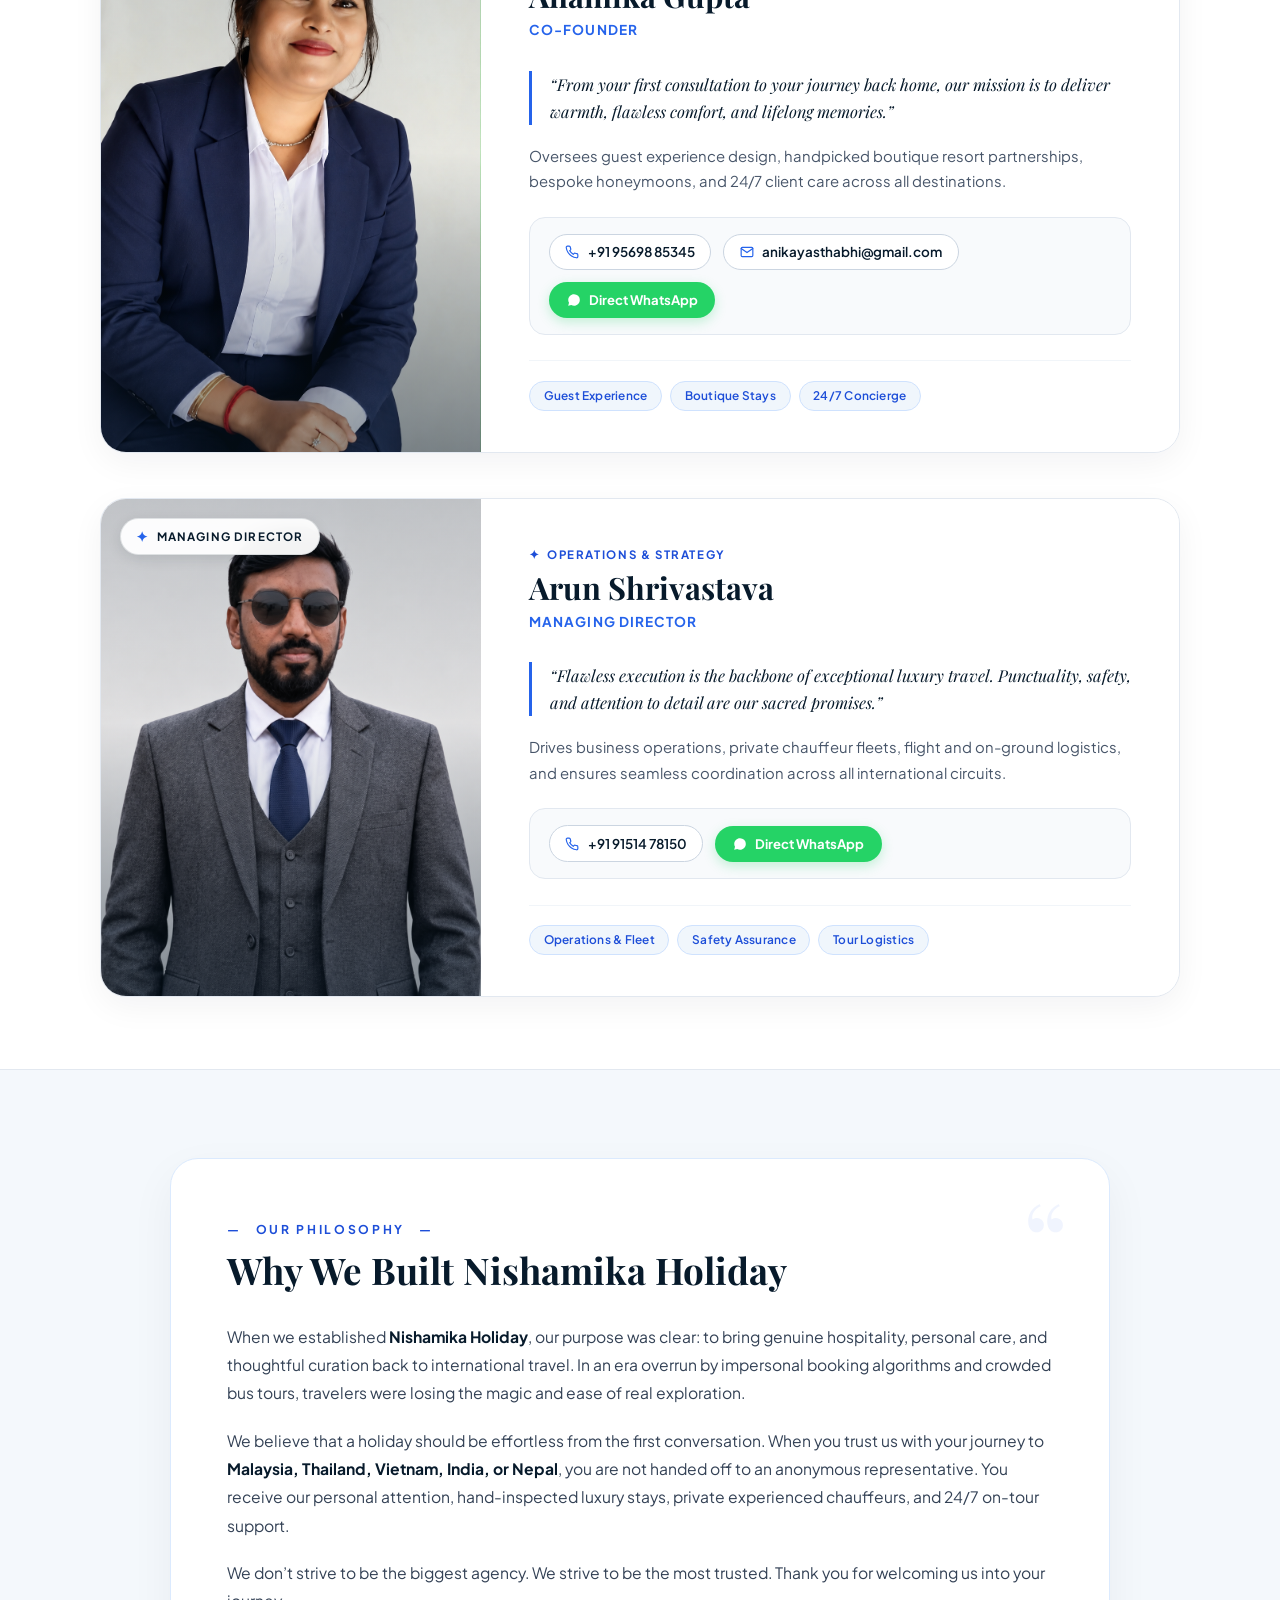
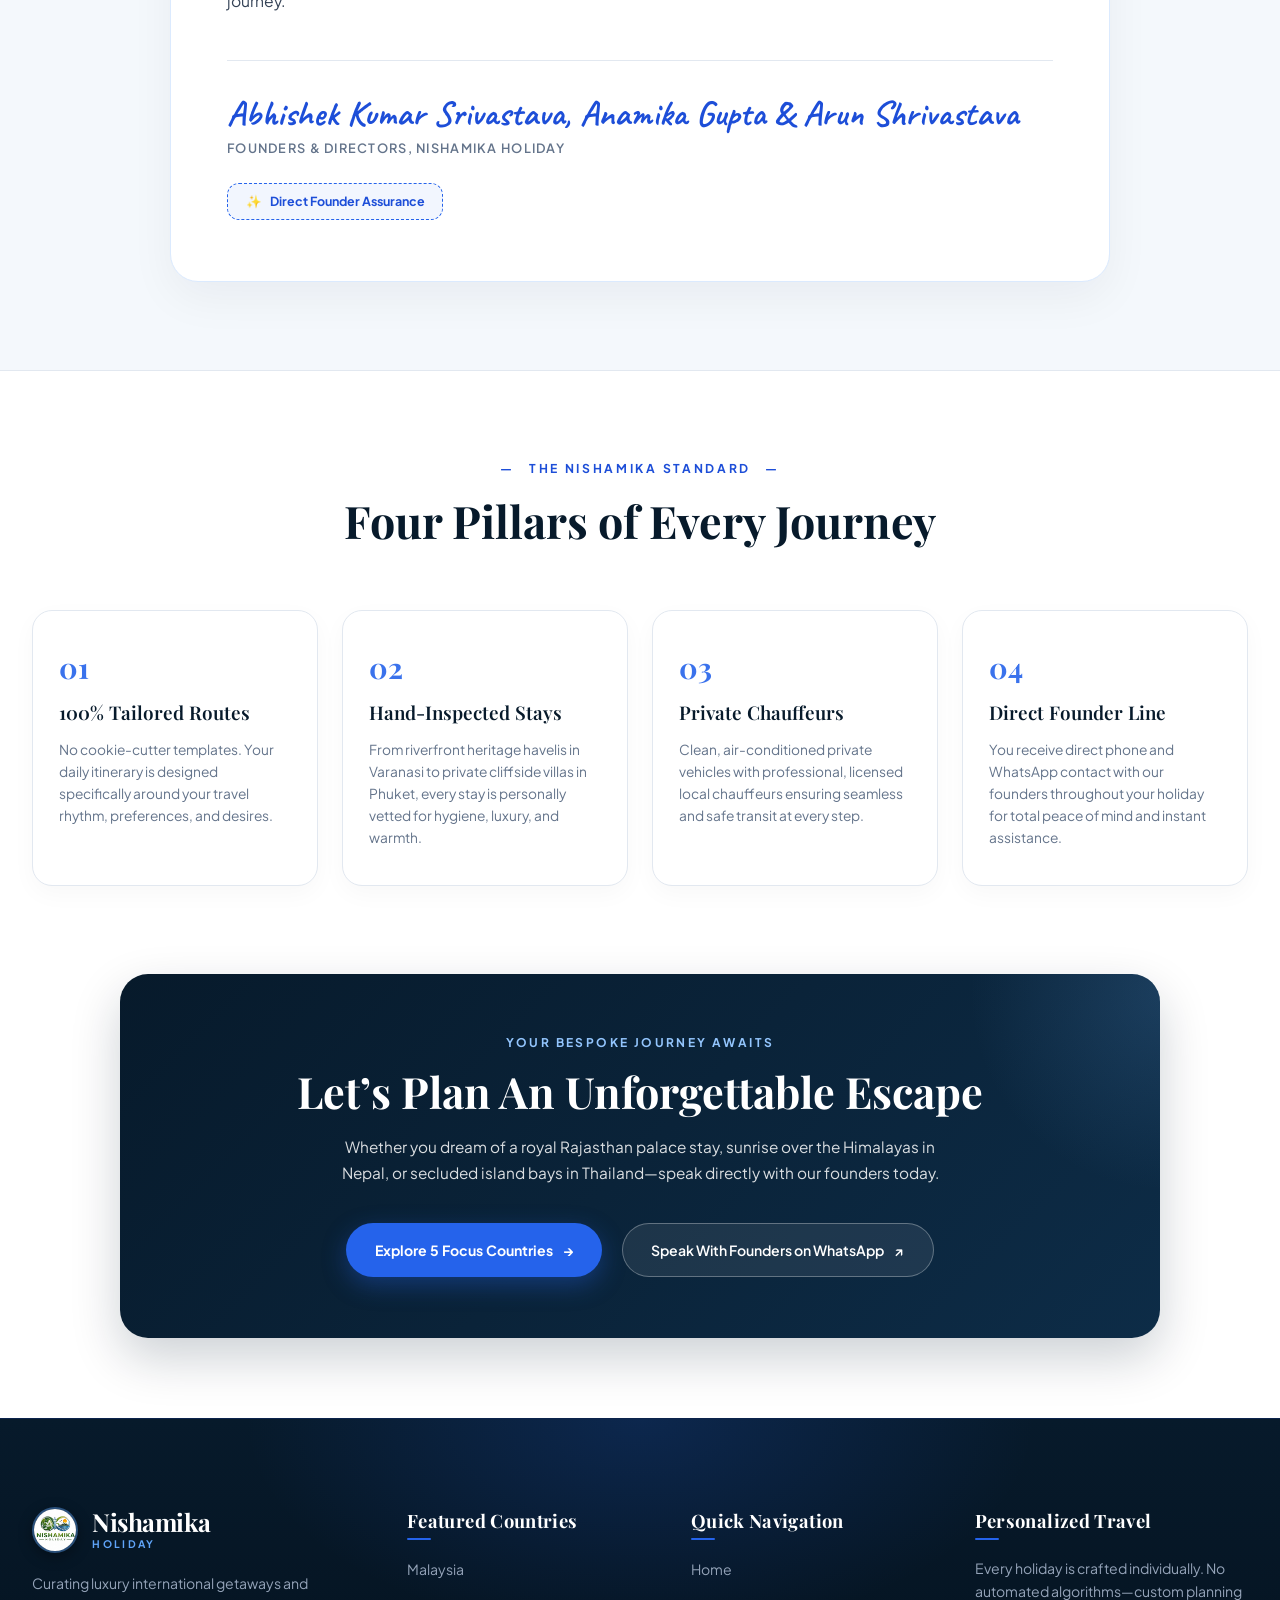
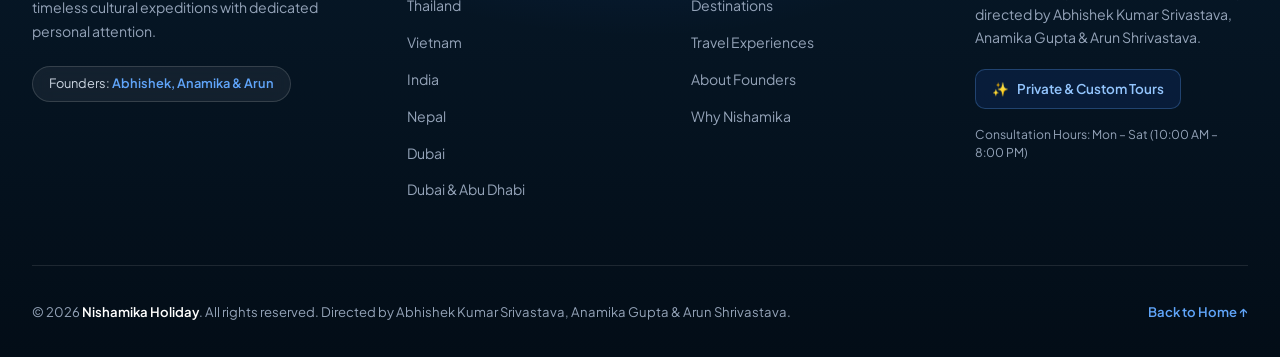
<file: about.html>
<!DOCTYPE html>
<html lang="en">
<head>
  <meta charset="UTF-8" />
  <meta name="viewport" content="width=device-width, initial-scale=1.0, viewport-fit=cover" />
  <title>About Nishamika Holiday — Leadership & Founders</title>
  <meta name="description" content="Discover the story, vision, and bespoke travel philosophy of Nishamika Holiday, led by Abhishek Kumar Srivastava, Anamika Gupta &amp; Arun Shrivastava. Handcrafted international journeys." />
  
  <!-- Google Fonts: Playfair Display, Plus Jakarta Sans, Caveat -->
  <link rel="preconnect" href="https://fonts.googleapis.com" />
  <link rel="preconnect" href="https://fonts.gstatic.com" crossorigin />
  <link href="https://fonts.googleapis.com/css2?family=Caveat:wght@500;600;700&family=Playfair+Display:ital,wght@0,400;0,600;0,700;1,400;1,600;1,700&family=Plus+Jakarta+Sans:wght@300;400;500;600;700;800&display=swap" rel="stylesheet" />
  
  <link rel="stylesheet" href="styles.css" />
  <style>
    body {
      background-color: #ffffff;
      color: #071a2b;
      overflow-x: hidden;
    }
    
    /* Header & Navbar for About Page */
    .about-header {
      width: 100%;
      padding: 1.2rem 2rem 0;
      background: #ffffff;
    }
    .about-header .navbar {
      background: rgba(255, 255, 255, 0.95) !important;
      border: 1px solid #e2e8f0 !important;
      box-shadow: 0 4px 18px rgba(0, 0, 0, 0.05) !important;
    }
    .about-header .brand-title {
      color: #071a2b !important;
    }
    .about-header .nav-link {
      color: #334155 !important;
    }
    .about-header .nav-link:hover, 
    .about-header .nav-link.active {
      color: #1d4ed8 !important;
    }
    .about-header .mobile-hamburger .ham-bar {
      background-color: #071a2b !important;
    }

    /* 2. Signature Blue & White Page Hero */
    .about-hero {
      position: relative;
      padding: 4.8rem 1.5rem 3.8rem;
      background: radial-gradient(ellipse at 50% -20%, #e8f2fc 0%, #f4f8fc 45%, #ffffff 85%);
      text-align: center;
      border-bottom: 1px solid #e2e8f0;
    }

    .hero-pre-badge {
      display: inline-flex;
      align-items: center;
      gap: 0.5rem;
      padding: 0.4rem 1.2rem;
      background: rgba(37, 99, 235, 0.08);
      border: 1px solid rgba(37, 99, 235, 0.22);
      border-radius: 9999px;
      font-size: 0.72rem;
      font-weight: 700;
      letter-spacing: 0.18em;
      text-transform: uppercase;
      color: #1d4ed8;
      margin-bottom: 1.2rem;
    }

    .about-hero-title {
      font-family: var(--font-serif);
      font-size: clamp(2.2rem, 5vw, 3.8rem);
      font-weight: 700;
      color: #071a2b;
      line-height: 1.18;
      max-width: 920px;
      margin: 0 auto 1.2rem;
      letter-spacing: -0.01em;
    }

    .luxury-blue-script {
      font-family: 'Playfair Display', serif;
      font-style: italic;
      font-weight: 700;
      color: #1d4ed8;
      position: relative;
      display: inline-block;
    }

    .about-hero-subtitle {
      max-width: 720px;
      margin: 0 auto 2.4rem;
      font-size: 1.05rem;
      color: #475569;
      line-height: 1.7;
    }

    /* Trust / Metric Strip */
    .hero-stat-strip {
      display: flex;
      justify-content: center;
      flex-wrap: wrap;
      gap: 1.5rem 2.5rem;
      padding-top: 1.8rem;
      border-top: 1px solid rgba(7, 26, 43, 0.08);
      max-width: 860px;
      margin: 0 auto;
    }

    .hero-stat-item {
      display: flex;
      align-items: center;
      gap: 0.6rem;
      font-size: 0.88rem;
      font-weight: 600;
      color: #071a2b;
    }

    .hero-stat-item .stat-icon {
      color: #2563eb;
      font-size: 1.1rem;
    }

    /* 3. Leadership Showcase Section */
    .leadership-section {
      padding: 5.5rem 0 4.5rem;
      background: #ffffff;
      position: relative;
    }

    .section-eyebrow-luxury {
      font-size: 0.76rem;
      font-weight: 700;
      letter-spacing: 0.22em;
      text-transform: uppercase;
      color: #1d4ed8;
      text-align: center;
      margin-bottom: 0.6rem;
    }

    .section-title-luxury {
      font-family: var(--font-serif);
      font-size: clamp(1.85rem, 3.5vw, 2.8rem);
      font-weight: 700;
      color: #071a2b;
      text-align: center;
      margin-bottom: 3.5rem;
    }

    /* Horizontal Leadership Cards Layout (Editorial Standard) */
    .leaders-grid {
      display: flex;
      flex-direction: column;
      gap: 2.8rem;
      max-width: 1080px;
      margin: 0 auto;
    }

    /* Luxury Blue & White Horizontal Editorial Card */
    .leader-card {
      background: #ffffff;
      border: 1px solid #e2e8f0;
      border-radius: 26px;
      overflow: hidden;
      box-shadow: 0 10px 32px rgba(7, 26, 43, 0.05);
      transition: transform 0.4s cubic-bezier(0.16, 1, 0.3, 1), box-shadow 0.4s cubic-bezier(0.16, 1, 0.3, 1), border-color 0.35s ease;
      display: flex;
      flex-direction: row;
      align-items: stretch;
      position: relative;
    }

    .leader-card:hover {
      transform: translateY(-6px);
      box-shadow: 0 20px 50px rgba(7, 26, 43, 0.1);
      border-color: #2563eb;
    }

    /* Left: Portrait Image Container */
    .leader-image-wrap {
      position: relative;
      flex: 0 0 36%;
      min-width: 300px;
      max-width: 380px;
      align-self: stretch;
      background: #f8fafc;
      overflow: hidden;
    }

    .leader-photo {
      position: absolute;
      top: 0;
      left: 0;
      width: 100%;
      height: 100%;
      object-fit: cover;
      object-position: center 10%;
      display: block;
      transition: transform 0.8s cubic-bezier(0.16, 1, 0.3, 1);
    }

    .leader-card:hover .leader-photo {
      transform: scale(1.04);
    }

    /* Subtle luxury gradient scrim on photo */
    .leader-image-wrap::after {
      content: '';
      position: absolute;
      inset: 0;
      background: linear-gradient(
        180deg,
        rgba(7, 26, 43, 0.15) 0%,
        rgba(7, 26, 43, 0.0) 45%,
        rgba(7, 26, 43, 0.45) 100%
      );
      pointer-events: none;
    }

    /* Floating Role badge on photo */
    .leader-role-badge {
      position: absolute;
      top: 1.2rem;
      left: 1.2rem;
      z-index: 2;
      background: rgba(255, 255, 255, 0.95);
      backdrop-filter: blur(10px);
      -webkit-backdrop-filter: blur(10px);
      border: 1px solid rgba(7, 26, 43, 0.12);
      padding: 0.4rem 0.95rem;
      border-radius: 9999px;
      font-size: 0.72rem;
      font-weight: 700;
      letter-spacing: 0.1em;
      text-transform: uppercase;
      color: #071a2b;
      display: flex;
      align-items: center;
      gap: 0.45rem;
      box-shadow: 0 4px 14px rgba(7, 26, 43, 0.1);
    }

    .leader-role-badge span.dot {
      color: #2563eb;
      font-size: 0.9rem;
    }

    /* Right: Leader Content Body */
    .leader-body {
      flex: 1;
      padding: 2.6rem 3rem;
      display: flex;
      flex-direction: column;
      justify-content: center;
      background: #ffffff;
    }

    .leader-header-block {
      margin-bottom: 0.9rem;
    }

    .leader-role-tag {
      display: inline-flex;
      align-items: center;
      gap: 0.4rem;
      font-size: 0.72rem;
      font-weight: 700;
      letter-spacing: 0.14em;
      text-transform: uppercase;
      color: #1d4ed8;
      margin-bottom: 0.45rem;
    }

    .leader-main-name {
      font-family: var(--font-serif);
      font-size: clamp(1.65rem, 2.4vw, 2.2rem);
      font-weight: 700;
      color: #071a2b;
      line-height: 1.2;
      margin: 0 0 0.3rem;
    }

    .leader-designation {
      font-size: 0.85rem;
      font-weight: 700;
      letter-spacing: 0.08em;
      text-transform: uppercase;
      color: #2563eb;
      display: block;
    }

    .leader-quote {
      font-family: var(--font-serif);
      font-style: italic;
      font-size: 1.02rem;
      color: #071a2b;
      line-height: 1.65;
      margin: 1rem 0 1.2rem;
      padding-left: 1.1rem;
      border-left: 3px solid #2563eb;
    }

    .leader-desc {
      font-size: 0.93rem;
      color: #475569;
      line-height: 1.7;
      margin: 0 0 1.4rem;
    }

    /* Horizontal Contacts Strip */
    .leader-contacts-strip {
      display: flex;
      flex-wrap: wrap;
      align-items: center;
      gap: 0.75rem;
      margin: 0 0 1.4rem;
      padding: 1rem 1.2rem;
      background: #f8fafc;
      border: 1px solid #e2e8f0;
      border-radius: 16px;
    }

    .leader-contact-pill {
      display: inline-flex;
      align-items: center;
      gap: 0.55rem;
      font-size: 0.84rem;
      font-weight: 600;
      color: #071a2b;
      text-decoration: none;
      padding: 0.45rem 0.95rem;
      background: #ffffff;
      border: 1px solid #cbd5e1;
      border-radius: 9999px;
      transition: all 0.2s ease;
    }

    .leader-contact-pill:hover {
      border-color: #2563eb;
      color: #2563eb;
      transform: translateY(-1px);
    }

    .leader-contact-pill svg {
      color: #2563eb;
      flex-shrink: 0;
    }

    .leader-wa-btn {
      display: inline-flex;
      align-items: center;
      gap: 0.5rem;
      font-size: 0.82rem;
      font-weight: 700;
      color: #ffffff;
      background: #25d366;
      padding: 0.5rem 1.1rem;
      border-radius: 9999px;
      text-decoration: none;
      transition: all 0.2s ease;
      box-shadow: 0 4px 12px rgba(37, 211, 102, 0.25);
    }

    .leader-wa-btn:hover {
      background: #1ebc59;
      transform: translateY(-1px);
      box-shadow: 0 6px 16px rgba(37, 211, 102, 0.35);
    }

    .leader-tags {
      display: flex;
      flex-wrap: wrap;
      gap: 0.5rem;
      margin-top: 0.2rem;
      padding-top: 1.2rem;
      border-top: 1px solid #f1f5f9;
    }

    .leader-tag {
      font-size: 0.74rem;
      font-weight: 600;
      background: #f0f6fc;
      border: 1px solid #cfe2fe;
      color: #1d4ed8;
      padding: 0.32rem 0.85rem;
      border-radius: 9999px;
      letter-spacing: 0.02em;
    }

    /* 4. Founders' Editorial Letter Section */
    .manifesto-section {
      padding: 5.5rem 0;
      background: #f4f8fc;
      border-top: 1px solid #e2e8f0;
      border-bottom: 1px solid #e2e8f0;
      position: relative;
    }

    .manifesto-card {
      max-width: 940px;
      margin: 0 auto;
      background: #ffffff;
      border: 1px solid #dbeafe;
      border-radius: 28px;
      padding: 3.8rem 3.5rem;
      box-shadow: 0 16px 45px rgba(7, 26, 43, 0.05);
      position: relative;
    }

    .watermark-quote {
      position: absolute;
      top: 1.5rem;
      right: 2.5rem;
      font-family: var(--font-serif);
      font-size: 7rem;
      line-height: 1;
      color: rgba(37, 99, 235, 0.07);
      user-select: none;
      pointer-events: none;
    }

    .manifesto-title {
      font-family: var(--font-serif);
      font-size: clamp(1.6rem, 3vw, 2.3rem);
      color: #071a2b;
      line-height: 1.3;
      margin-bottom: 1.8rem;
    }

    .manifesto-paragraphs {
      display: flex;
      flex-direction: column;
      gap: 1.2rem;
      font-size: 0.98rem;
      color: #334155;
      line-height: 1.8;
    }

    .manifesto-paragraphs strong {
      color: #071a2b;
    }

    .manifesto-signature-block {
      margin-top: 2.8rem;
      padding-top: 2rem;
      border-top: 1px solid #e2e8f0;
      display: flex;
      justify-content: space-between;
      align-items: center;
      flex-wrap: wrap;
      gap: 1.5rem;
    }

    .handwritten-sign {
      font-family: 'Caveat', cursive;
      font-size: 2.2rem;
      font-weight: 700;
      color: #1d4ed8;
      line-height: 1.2;
    }

    .sign-meta {
      font-size: 0.8rem;
      font-weight: 600;
      text-transform: uppercase;
      letter-spacing: 0.1em;
      color: #64748b;
    }

    .stamp-badge {
      display: inline-flex;
      align-items: center;
      gap: 0.5rem;
      padding: 0.5rem 1.1rem;
      border: 1.5px dashed #2563eb;
      border-radius: 12px;
      font-size: 0.78rem;
      font-weight: 700;
      color: #1d4ed8;
      background: rgba(37, 99, 235, 0.06);
    }

    /* 5. Four Pillars of Distinction */
    .pillars-section {
      padding: 5.5rem 0;
      background: #ffffff;
    }

    .pillars-grid {
      display: grid;
      grid-template-columns: repeat(4, 1fr);
      gap: 1.5rem;
      margin-top: 3.5rem;
    }

    .pillar-card {
      background: #ffffff;
      border: 1px solid #e2e8f0;
      border-radius: 20px;
      padding: 2.2rem 1.6rem;
      box-shadow: 0 8px 24px rgba(0, 0, 0, 0.03);
      transition: transform 0.3s ease, border-color 0.3s ease, box-shadow 0.3s ease;
      display: flex;
      flex-direction: column;
    }

    .pillar-card:hover {
      transform: translateY(-6px);
      border-color: #2563eb;
      box-shadow: 0 16px 36px rgba(7, 26, 43, 0.08);
    }

    .pillar-num {
      font-family: var(--font-serif);
      font-size: 1.8rem;
      font-weight: 700;
      color: #2563eb;
      margin-bottom: 0.6rem;
      opacity: 0.9;
    }

    .pillar-title {
      font-family: var(--font-serif);
      font-size: 1.18rem;
      font-weight: 600;
      color: #071a2b;
      margin-bottom: 0.75rem;
    }

    .pillar-desc {
      font-size: 0.86rem;
      color: #64748b;
      line-height: 1.6;
    }

    .pillars-carousel-dots,
    .pillars-swipe-hint {
      display: none;
    }

    /* 6. Grand Consultation CTA Card */
    .consultation-cta-section {
      padding: 0 0 5rem;
      background: #ffffff;
    }

    .consultation-cta-box {
      max-width: 1040px;
      margin: 0 auto;
      background: linear-gradient(135deg, #071a2b 0%, #0d2c47 100%);
      border-radius: 28px;
      padding: 3.8rem 3rem;
      color: #ffffff;
      text-align: center;
      position: relative;
      overflow: hidden;
      box-shadow: 0 20px 50px rgba(7, 26, 43, 0.2);
    }

    .consultation-cta-box::before {
      content: '';
      position: absolute;
      top: -50%;
      right: -20%;
      width: 400px;
      height: 400px;
      background: radial-gradient(circle, rgba(75, 130, 184, 0.25) 0%, transparent 70%);
      pointer-events: none;
    }

    .cta-eyebrow {
      font-size: 0.75rem;
      font-weight: 700;
      letter-spacing: 0.2em;
      text-transform: uppercase;
      color: #93c5fd;
      margin-bottom: 0.75rem;
    }

    .cta-title {
      font-family: var(--font-serif);
      font-size: clamp(1.8rem, 3.5vw, 2.7rem);
      font-weight: 700;
      line-height: 1.25;
      margin-bottom: 1rem;
    }

    .cta-subtitle {
      max-width: 620px;
      margin: 0 auto 2.4rem;
      font-size: 0.96rem;
      color: rgba(255, 255, 255, 0.85);
      line-height: 1.65;
    }

    .cta-actions-row {
      display: flex;
      justify-content: center;
      flex-wrap: wrap;
      gap: 1.2rem;
    }

    .cta-btn-blue {
      display: inline-flex;
      align-items: center;
      gap: 0.6rem;
      background: #2563eb;
      color: #ffffff;
      font-size: 0.88rem;
      font-weight: 700;
      padding: 0.95rem 1.8rem;
      border-radius: 9999px;
      text-decoration: none;
      transition: transform 0.3s ease, background 0.3s ease, box-shadow 0.3s ease;
      box-shadow: 0 8px 24px rgba(37, 99, 235, 0.35);
    }

    .cta-btn-blue:hover {
      background: #1d4ed8;
      transform: translateY(-2px);
      box-shadow: 0 12px 30px rgba(37, 99, 235, 0.5);
    }

    .cta-btn-outline {
      display: inline-flex;
      align-items: center;
      gap: 0.6rem;
      background: rgba(255, 255, 255, 0.08);
      color: #ffffff;
      border: 1px solid rgba(255, 255, 255, 0.3);
      font-size: 0.88rem;
      font-weight: 600;
      padding: 0.95rem 1.8rem;
      border-radius: 9999px;
      text-decoration: none;
      transition: background 0.3s ease, border-color 0.3s ease;
    }

    .cta-btn-outline:hover {
      background: rgba(255, 255, 255, 0.16);
      border-color: #ffffff;
    }

    /* ==========================================================================
       RESPONSIVE MEDIA QUERIES (LAPTOP & MOBILE)
       ========================================================================== */
    @media (max-width: 1024px) {
      .pillars-grid {
        grid-template-columns: repeat(2, 1fr);
        gap: 1.5rem;
      }
      .leaders-grid {
        max-width: 900px;
        gap: 2.2rem;
      }
      .leader-image-wrap {
        flex: 0 0 40%;
        min-width: 280px;
        min-height: 380px;
      }
      .leader-body {
        padding: 2rem 2.2rem;
      }
    }

    @media (max-width: 768px) {
      .about-header {
        padding: 0.8rem 1rem 0;
      }
      .about-hero {
        padding: 3rem 1.25rem 2.5rem;
      }
      .about-hero-title {
        font-size: 2rem;
        line-height: 1.22;
      }
      .about-hero-subtitle {
        font-size: 0.9rem;
        margin-bottom: 1.8rem;
      }
      .hero-stat-strip {
        gap: 1rem 1.5rem;
      }
      .hero-stat-item {
        font-size: 0.8rem;
      }
      
      .leadership-section {
        padding: 3.5rem 0 3rem;
      }
      .section-title-luxury {
        margin-bottom: 2.2rem;
      }
      .leaders-grid {
        gap: 2.2rem;
        max-width: 100%;
      }
      .leader-card {
        flex-direction: column;
        border-radius: 20px;
      }
      .leader-image-wrap {
        flex: none;
        width: 100%;
        min-width: 100%;
        max-width: 100%;
        height: 320px;
        min-height: 320px;
      }
      .leader-body {
        padding: 1.8rem 1.4rem 2rem;
      }
      .leader-main-name {
        font-size: 1.6rem;
      }
      .leader-quote {
        font-size: 0.94rem;
        margin: 0.8rem 0 1rem;
      }
      .leader-desc {
        font-size: 0.88rem;
        margin-bottom: 1.2rem;
      }
      .leader-contacts-strip {
        flex-direction: column;
        align-items: stretch;
        gap: 0.6rem;
        padding: 0.85rem;
      }
      .leader-contact-pill,
      .leader-wa-btn {
        justify-content: center;
        width: 100%;
        text-align: center;
      }

      .manifesto-section {
        padding: 3.5rem 0;
      }
      .manifesto-card {
        padding: 2.2rem 1.4rem;
        border-radius: 20px;
      }
      .watermark-quote {
        display: none;
      }
      .manifesto-title {
        font-size: 1.45rem;
        margin-bottom: 1.2rem;
      }
      .manifesto-paragraphs {
        font-size: 0.9rem;
        gap: 1rem;
        line-height: 1.7;
      }
      .manifesto-signature-block {
        margin-top: 2rem;
        padding-top: 1.5rem;
        flex-direction: column;
        align-items: flex-start;
      }
      .handwritten-sign {
        font-size: 1.85rem;
      }

      .pillars-section {
        padding: 3.5rem 0 3rem;
        overflow: hidden;
      }
      .pillars-grid {
        display: flex !important;
        flex-direction: row !important;
        overflow-x: auto !important;
        scroll-snap-type: x mandatory !important;
        scroll-behavior: smooth !important;
        -webkit-overflow-scrolling: touch !important;
        gap: 1rem !important;
        padding: 0.5rem 0.25rem 1.25rem !important;
        margin-top: 2rem !important;
        max-width: 100% !important;
        scrollbar-width: none !important;
      }
      .pillars-grid::-webkit-scrollbar {
        display: none !important;
      }
      .pillar-card {
        flex: 0 0 84% !important;
        min-width: 84% !important;
        max-width: 84% !important;
        scroll-snap-align: center !important;
        padding: 1.8rem 1.4rem !important;
        border-radius: 20px !important;
        background: #ffffff !important;
        border: 1px solid #e2e8f0 !important;
        box-shadow: 0 10px 28px rgba(7, 26, 43, 0.06) !important;
      }
      .pillars-carousel-dots {
        display: flex !important;
        justify-content: center !important;
        align-items: center !important;
        gap: 0.55rem !important;
        margin-top: 0.5rem !important;
      }
      .p-dot {
        width: 8px;
        height: 8px;
        border-radius: 9999px;
        background: #cbd5e1;
        border: none;
        padding: 0;
        cursor: pointer;
        transition: all 0.35s cubic-bezier(0.16, 1, 0.3, 1);
      }
      .p-dot.active {
        width: 24px;
        background: #071a2b;
      }
      .pillars-swipe-hint {
        display: flex !important;
        align-items: center;
        justify-content: center;
        gap: 0.4rem;
        text-align: center;
        font-size: 0.74rem;
        font-weight: 600;
        color: #94a3b8;
        letter-spacing: 0.04em;
        text-transform: uppercase;
        margin-top: 0.75rem;
      }

      .consultation-cta-box {
        padding: 2.5rem 1.5rem;
        border-radius: 22px;
      }
      .cta-title {
        font-size: 1.65rem;
      }
      .cta-subtitle {
        font-size: 0.88rem;
        margin-bottom: 1.8rem;
      }
      .cta-actions-row {
        flex-direction: column;
        width: 100%;
      }
      .cta-btn-blue,
      .cta-btn-outline {
        width: 100%;
        justify-content: center;
      }
    }
  </style>
</head>
<body>

  <!-- Header / Navbar -->
  <header class="about-header">
    <nav class="navbar" aria-label="Main Navigation">
      <a href="index.html" class="brand-logo" aria-label="Nishamika Holiday Home">
        <img src="assets/logo.jpeg" alt="Nishamika Holiday Logo" class="brand-logo-img" />
        <div class="brand-text">
          <span class="brand-title">Nishamika</span>
          <span class="brand-subtitle">HOLIDAY</span>
        </div>
      </a>

      <ul class="nav-links" id="desktopNavLinks">
        <li class="nav-item"><a href="index.html" class="nav-link">Home</a></li>
        <li class="nav-item"><a href="index.html#popular-destinations" class="nav-link">Destinations</a></li>
        <li class="nav-item"><a href="index.html#curated-experiences" class="nav-link">Experiences</a></li>
        <li class="nav-item"><a href="about.html" class="nav-link active">About Founders</a></li>
        <li class="nav-item"><a href="index.html#trust-features" class="nav-link">Why Us</a></li>
      </ul>

      <div class="nav-actions">
        <a href="index.html#popular-destinations" class="cta-pill-btn">
          <span>Explore Destinations →</span>
        </a>

        <!-- Mobile Hamburger Toggle -->
        <button type="button" class="mobile-hamburger" id="hamburgerBtn" aria-label="Toggle Navigation Menu" aria-expanded="false">
          <span class="ham-bar"></span>
          <span class="ham-bar"></span>
        </button>
      </div>
    </nav>
  </header>

  <!-- Mobile Drawer Overlay -->
  <div class="mobile-drawer" id="mobileDrawer" aria-hidden="true">
    <div class="mobile-drawer-inner">
      <div class="drawer-header">
        <div class="drawer-brand-wrap">
          <img src="assets/logo.jpeg" alt="Nishamika Holiday Logo" class="brand-logo-img" />
          <div class="brand-text">
            <span class="brand-title">Nishamika</span>
            <span class="brand-subtitle">HOLIDAY</span>
          </div>
        </div>
        <button type="button" class="drawer-close" id="drawerCloseBtn" aria-label="Close Navigation Menu">&times;</button>
      </div>
      <ul class="mobile-nav-links">
        <li><a href="index.html" class="mobile-nav-link"><span class="nav-icon">&#127968;</span> <span>Home Page</span></a></li>
        <li><a href="dubai.html" class="mobile-nav-link"><span class="nav-icon">&#127963;</span> <span>Dubai &amp; Abu Dhabi</span> <span class="nav-pill-mini">Featured</span></a></li>
        <li><a href="index.html#popular-destinations" class="mobile-nav-link"><span class="nav-icon">&#127757;</span> <span>All Destinations</span></a></li>
        <li><a href="index.html#curated-experiences" class="mobile-nav-link"><span class="nav-icon">&#10024;</span> <span>Curated Experiences</span></a></li>
        <li><a href="about.html" class="mobile-nav-link active"><span class="nav-icon">&#128101;</span> <span>About Founders</span></a></li>
        <li><a href="index.html#trust-features" class="mobile-nav-link"><span class="nav-icon">&#128737;</span> <span>Why Nishamika</span></a></li>
      </ul>
      <div class="mobile-drawer-cta">
        <a href="dubai.html" class="cta-pill-btn full-width" style="margin-bottom: 0.75rem;">
          <span>Explore Dubai &amp; Abu Dhabi &rarr;</span>
        </a>
        <a href="https://wa.me/919389892213?text=Hi%20Nishamika%20Holiday%2C%20I%20would%20like%20to%20plan%20a%20bespoke%20holiday." class="cta-pill-btn full-width" target="_blank" rel="noopener" style="background: #25d366; border-color: #25d366; color: #ffffff;">
          <span>WhatsApp Inquiry &rarr;</span>
        </a>
      </div>
    </div>
  </div>

  <!-- =========================================================================
       2. EDITORIAL PAGE HERO
       ========================================================================= -->
  <section class="about-hero">
    <div class="section-container">
      <div class="hero-pre-badge">
        <span>✦</span>
        <span>PRIVATE LUXURY TRAVEL ATELIER</span>
        <span>✦</span>
      </div>
      <h1 class="about-hero-title">
        The Visionaries Behind <br />
        <span class="luxury-blue-script">Nishamika Holiday</span>
      </h1>
      <p class="about-hero-subtitle">
        Founded by Abhishek Kumar Srivastava, Anamika Gupta &amp; Arun Shrivastava. We left generic, automated tourism behind to create bespoke international journeys defined by personal warmth, hand-vetted sanctuaries, and flawless execution.
      </p>

      <!-- Trust Metrics Bar -->
      <div class="hero-stat-strip">
        <div class="hero-stat-item">
          <span class="stat-icon">✦</span>
          <span>100% Handcrafted Routes</span>
        </div>
        <div class="hero-stat-item">
          <span class="stat-icon">✦</span>
          <span>Hand-Inspected Luxury Stays</span>
        </div>
        <div class="hero-stat-item">
          <span class="stat-icon">✦</span>
          <span>Direct Founder Concierge</span>
        </div>
        <div class="hero-stat-item">
          <span class="stat-icon">✦</span>
          <span>5 Curated Focus Countries</span>
        </div>
      </div>
    </div>
  </section>


  <!-- =========================================================================
       3. TRIO LEADERSHIP SHOWCASE (ABHISHEK, ANAMIKA & ARUN)
       ========================================================================= -->
  <section class="leadership-section">
    <div class="section-container">
      <p class="section-eyebrow-luxury">— &nbsp; PRINCIPAL DIRECTORS &nbsp; —</p>
      <h2 class="section-title-luxury">Leadership Guided by Passion</h2>

      <!-- 3 Horizontal Executive Leader Cards -->
      <div class="leaders-grid">
        
        <!-- =============================================================== -->
        <!-- 👤 LEADER 1: ABHISHEK KUMAR SRIVASTAVA (FOUNDER & DIRECTOR) -->
        <!-- =============================================================== -->
        <article class="leader-card">
          <!-- Left: High-Res Portrait Photo -->
          <div class="leader-image-wrap">
            <img src="assets/owner1.png" alt="Abhishek Kumar Srivastava — Founder &amp; Director" class="leader-photo" loading="lazy" />
            <div class="leader-role-badge">
              <span class="dot">✦</span>
              <span>Founder &amp; Director</span>
            </div>
          </div>

          <!-- Right: Profile Details & Contact -->
          <div class="leader-body">
            <div class="leader-header-block">
              <div class="leader-role-tag">
                <span>✦</span>
                <span>Directorate</span>
              </div>
              <h3 class="leader-main-name">Abhishek Kumar Srivastava</h3>
              <span class="leader-designation">Founder &amp; Principal Director</span>
            </div>

            <blockquote class="leader-quote">
              “True luxury is personalized attention. Every traveler deserves a handcrafted journey planned with uncompromised excellence.”
            </blockquote>

            <p class="leader-desc">
              Directs global operations, luxury destination partnerships, VIP relationship management, and bespoke international itineraries across Southeast Asia and India.
            </p>

            <!-- Direct Contact Details Strip -->
            <div class="leader-contacts-strip">
              <a href="tel:+919389892213" class="leader-contact-pill" title="Call Abhishek Kumar Srivastava">
                <svg viewBox="0 0 24 24" width="14" height="14" fill="none" stroke="currentColor" stroke-width="2" stroke-linecap="round" stroke-linejoin="round">
                  <path d="M22 16.92v3a2 2 0 0 1-2.18 2 19.79 19.79 0 0 1-8.63-3.07 19.5 19.5 0 0 1-6-6 19.79 19.79 0 0 1-3.07-8.67A2 2 0 0 1 4.11 2h3a2 2 0 0 1 2 1.72 12.84 12.84 0 0 0 .7 2.81 2 2 0 0 1-.45 2.11L8.09 9.91a16 16 0 0 0 6 6l1.27-1.27a2 2 0 0 1 2.11-.45 12.84 12.84 0 0 0 2.81.7A2 2 0 0 1 22 16.92z"></path>
                </svg>
                <span>+91 93898 92213</span>
              </a>

              <a href="mailto:abhikayasthani@gmail.com" class="leader-contact-pill" title="Email Abhishek Kumar Srivastava">
                <svg viewBox="0 0 24 24" width="14" height="14" fill="none" stroke="currentColor" stroke-width="2" stroke-linecap="round" stroke-linejoin="round">
                  <path d="M4 4h16c1.1 0 2 .9 2 2v12c0 1.1-.9 2-2 2H4c-1.1 0-2-.9-2-2V6c0-1.1.9-2 2-2z"></path>
                  <polyline points="22,6 12,13 2,6"></polyline>
                </svg>
                <span>abhikayasthani@gmail.com</span>
              </a>

              <a href="https://wa.me/919389892213?text=Hello%20Abhishek%20Ji%2C%20I%20would%20like%20to%20consult%20with%20you%20directly%20regarding%20a%20bespoke%20luxury%20tour%20with%20Nishamika%20Holiday." target="_blank" rel="noopener noreferrer" class="leader-wa-btn" title="WhatsApp Chat with Abhishek Kumar Srivastava">
                <svg viewBox="0 0 24 24" width="14" height="14" fill="currentColor">
                  <path d="M12.04 2c-5.46 0-9.91 4.45-9.91 9.91 0 1.75.46 3.45 1.32 4.95L2.05 22l5.25-1.38c1.45.79 3.08 1.21 4.74 1.21 5.46 0 9.91-4.45 9.91-9.91 0-2.65-1.03-5.14-2.9-7.01A9.816 9.816 0 0 0 12.04 2z"/>
                </svg>
                <span>Direct WhatsApp</span>
              </a>
            </div>

            <!-- Tags -->
            <div class="leader-tags">
              <span class="leader-tag">Bespoke Journeys</span>
              <span class="leader-tag">VIP Stays</span>
              <span class="leader-tag">Global Strategy</span>
            </div>
          </div>
        </article>

        <!-- =============================================================== -->
        <!-- 👤 LEADER 2: ANAMIKA GUPTA (CO-FOUNDER) -->
        <!-- =============================================================== -->
        <article class="leader-card">
          <!-- Left: High-Res Portrait Photo -->
          <div class="leader-image-wrap">
            <img src="assets/owner2.png" alt="Anamika Gupta — Co-Founder" class="leader-photo" loading="lazy" />
            <div class="leader-role-badge">
              <span class="dot">✦</span>
              <span>Co-Founder</span>
            </div>
          </div>

          <!-- Right: Profile Details & Contact -->
          <div class="leader-body">
            <div class="leader-header-block">
              <div class="leader-role-tag">
                <span>✦</span>
                <span>Founding Partner</span>
              </div>
              <h3 class="leader-main-name">Anamika Gupta</h3>
              <span class="leader-designation">Co-Founder</span>
            </div>

            <blockquote class="leader-quote">
              “From your first consultation to your journey back home, our mission is to deliver warmth, flawless comfort, and lifelong memories.”
            </blockquote>

            <p class="leader-desc">
              Oversees guest experience design, handpicked boutique resort partnerships, bespoke honeymoons, and 24/7 client care across all destinations.
            </p>

            <!-- Direct Contact Details Strip -->
            <div class="leader-contacts-strip">
              <a href="tel:+919569885345" class="leader-contact-pill" title="Call Anamika Gupta">
                <svg viewBox="0 0 24 24" width="14" height="14" fill="none" stroke="currentColor" stroke-width="2" stroke-linecap="round" stroke-linejoin="round">
                  <path d="M22 16.92v3a2 2 0 0 1-2.18 2 19.79 19.79 0 0 1-8.63-3.07 19.5 19.5 0 0 1-6-6 19.79 19.79 0 0 1-3.07-8.67A2 2 0 0 1 4.11 2h3a2 2 0 0 1 2 1.72 12.84 12.84 0 0 0 .7 2.81 2 2 0 0 1-.45 2.11L8.09 9.91a16 16 0 0 0 6 6l1.27-1.27a2 2 0 0 1 2.11-.45 12.84 12.84 0 0 0 2.81.7A2 2 0 0 1 22 16.92z"></path>
                </svg>
                <span>+91 95698 85345</span>
              </a>

              <a href="mailto:anikayasthabhi@gmail.com" class="leader-contact-pill" title="Email Anamika Gupta">
                <svg viewBox="0 0 24 24" width="14" height="14" fill="none" stroke="currentColor" stroke-width="2" stroke-linecap="round" stroke-linejoin="round">
                  <path d="M4 4h16c1.1 0 2 .9 2 2v12c0 1.1-.9 2-2 2H4c-1.1 0-2-.9-2-2V6c0-1.1.9-2 2-2z"></path>
                  <polyline points="22,6 12,13 2,6"></polyline>
                </svg>
                <span>anikayasthabhi@gmail.com</span>
              </a>

              <a href="https://wa.me/919569885345?text=Hi%20Anamika%20Ji%2C%20I%20am%20reaching%20out%20to%20discuss%20curated%20boutique%20stays%20and%20personalized%20holiday%20planning%20with%20Nishamika%20Holiday." target="_blank" rel="noopener noreferrer" class="leader-wa-btn" title="WhatsApp Chat with Anamika Gupta">
                <svg viewBox="0 0 24 24" width="14" height="14" fill="currentColor">
                  <path d="M12.04 2c-5.46 0-9.91 4.45-9.91 9.91 0 1.75.46 3.45 1.32 4.95L2.05 22l5.25-1.38c1.45.79 3.08 1.21 4.74 1.21 5.46 0 9.91-4.45 9.91-9.91 0-2.65-1.03-5.14-2.9-7.01A9.816 9.816 0 0 0 12.04 2z"/>
                </svg>
                <span>Direct WhatsApp</span>
              </a>
            </div>

            <!-- Tags -->
            <div class="leader-tags">
              <span class="leader-tag">Guest Experience</span>
              <span class="leader-tag">Boutique Stays</span>
              <span class="leader-tag">24/7 Concierge</span>
            </div>
          </div>
        </article>

        <!-- =============================================================== -->
        <!-- 👤 LEADER 3: ARUN SHRIVASTAVA (MANAGING DIRECTOR) -->
        <!-- =============================================================== -->
        <article class="leader-card">
          <!-- Left: High-Res Portrait Photo -->
          <div class="leader-image-wrap">
            <img src="assets/owner3.png" alt="Arun Shrivastava — Managing Director" class="leader-photo" loading="lazy" />
            <div class="leader-role-badge">
              <span class="dot">✦</span>
              <span>Managing Director</span>
            </div>
          </div>

          <!-- Right: Profile Details & Contact -->
          <div class="leader-body">
            <div class="leader-header-block">
              <div class="leader-role-tag">
                <span>✦</span>
                <span>Operations &amp; Strategy</span>
              </div>
              <h3 class="leader-main-name">Arun Shrivastava</h3>
              <span class="leader-designation">Managing Director</span>
            </div>

            <blockquote class="leader-quote">
              “Flawless execution is the backbone of exceptional luxury travel. Punctuality, safety, and attention to detail are our sacred promises.”
            </blockquote>

            <p class="leader-desc">
              Drives business operations, private chauffeur fleets, flight and on-ground logistics, and ensures seamless coordination across all international circuits.
            </p>

            <!-- Direct Contact Details Strip -->
            <div class="leader-contacts-strip">
              <a href="tel:+919151478150" class="leader-contact-pill" title="Call Arun Shrivastava">
                <svg viewBox="0 0 24 24" width="14" height="14" fill="none" stroke="currentColor" stroke-width="2" stroke-linecap="round" stroke-linejoin="round">
                  <path d="M22 16.92v3a2 2 0 0 1-2.18 2 19.79 19.79 0 0 1-8.63-3.07 19.5 19.5 0 0 1-6-6 19.79 19.79 0 0 1-3.07-8.67A2 2 0 0 1 4.11 2h3a2 2 0 0 1 2 1.72 12.84 12.84 0 0 0 .7 2.81 2 2 0 0 1-.45 2.11L8.09 9.91a16 16 0 0 0 6 6l1.27-1.27a2 2 0 0 1 2.11-.45 12.84 12.84 0 0 0 2.81.7A2 2 0 0 1 22 16.92z"></path>
                </svg>
                <span>+91 91514 78150</span>
              </a>

              <a href="https://wa.me/919151478150?text=Hello%20Arun%20Ji%2C%20I%20have%20an%20inquiry%20regarding%20private%20tour%20logistics%2C%20chauffeur%20fleet%2C%20and%20travel%20execution." target="_blank" rel="noopener noreferrer" class="leader-wa-btn" title="WhatsApp Chat with Arun Shrivastava">
                <svg viewBox="0 0 24 24" width="14" height="14" fill="currentColor">
                  <path d="M12.04 2c-5.46 0-9.91 4.45-9.91 9.91 0 1.75.46 3.45 1.32 4.95L2.05 22l5.25-1.38c1.45.79 3.08 1.21 4.74 1.21 5.46 0 9.91-4.45 9.91-9.91 0-2.65-1.03-5.14-2.9-7.01A9.816 9.816 0 0 0 12.04 2z"/>
                </svg>
                <span>Direct WhatsApp</span>
              </a>
            </div>

            <!-- Tags -->
            <div class="leader-tags">
              <span class="leader-tag">Operations &amp; Fleet</span>
              <span class="leader-tag">Safety Assurance</span>
              <span class="leader-tag">Tour Logistics</span>
            </div>
          </div>
        </article>

      </div>
    </div>
  </section>


  <!-- =========================================================================
       4. FOUNDERS' MANIFESTO / LETTER
       ========================================================================= -->
  <section class="manifesto-section">
    <div class="section-container">
      <div class="manifesto-card">
        <span class="watermark-quote">“</span>
        
        <p class="section-eyebrow-luxury" style="text-align: left; margin-bottom: 0.5rem;">— &nbsp; OUR PHILOSOPHY &nbsp; —</p>
        <h2 class="manifesto-title">Why We Built Nishamika Holiday</h2>

        <div class="manifesto-paragraphs">
          <p>
            When we established <strong>Nishamika Holiday</strong>, our purpose was clear: to bring genuine hospitality, personal care, and thoughtful curation back to international travel. In an era overrun by impersonal booking algorithms and crowded bus tours, travelers were losing the magic and ease of real exploration.
          </p>
          <p>
            We believe that a holiday should be effortless from the first conversation. When you trust us with your journey to <strong>Malaysia, Thailand, Vietnam, India, or Nepal</strong>, you are not handed off to an anonymous representative. You receive our personal attention, hand-inspected luxury stays, private experienced chauffeurs, and 24/7 on-tour support.
          </p>
          <p>
            We don’t strive to be the biggest agency. We strive to be the most trusted. Thank you for welcoming us into your journey.
          </p>
        </div>

        <!-- Signature Block -->
        <div class="manifesto-signature-block">
          <div>
            <div class="handwritten-sign">Abhishek Kumar Srivastava, Anamika Gupta &amp; Arun Shrivastava</div>
            <span class="sign-meta">Founders &amp; Directors, Nishamika Holiday</span>
          </div>

          <div class="stamp-badge">
            <span>✨</span>
            <span>Direct Founder Assurance</span>
          </div>
        </div>

      </div>
    </div>
  </section>


  <!-- =========================================================================
       5. FOUR PILLARS OF NISHAMIKA DISTINCTION
       ========================================================================= -->
  <section class="pillars-section">
    <div class="section-container">
      <p class="section-eyebrow-luxury">— &nbsp; THE NISHAMIKA STANDARD &nbsp; —</p>
      <h2 class="section-title-luxury">Four Pillars of Every Journey</h2>

      <div class="pillars-grid">
        
        <div class="pillar-card">
          <span class="pillar-num">01</span>
          <h3 class="pillar-title">100% Tailored Routes</h3>
          <p class="pillar-desc">
            No cookie-cutter templates. Your daily itinerary is designed specifically around your travel rhythm, preferences, and desires.
          </p>
        </div>

        <div class="pillar-card">
          <span class="pillar-num">02</span>
          <h3 class="pillar-title">Hand-Inspected Stays</h3>
          <p class="pillar-desc">
            From riverfront heritage havelis in Varanasi to private cliffside villas in Phuket, every stay is personally vetted for hygiene, luxury, and warmth.
          </p>
        </div>

        <div class="pillar-card">
          <span class="pillar-num">03</span>
          <h3 class="pillar-title">Private Chauffeurs</h3>
          <p class="pillar-desc">
            Clean, air-conditioned private vehicles with professional, licensed local chauffeurs ensuring seamless and safe transit at every step.
          </p>
        </div>

        <div class="pillar-card">
          <span class="pillar-num">04</span>
          <h3 class="pillar-title">Direct Founder Line</h3>
          <p class="pillar-desc">
            You receive direct phone and WhatsApp contact with our founders throughout your holiday for total peace of mind and instant assistance.
          </p>
        </div>

      </div>

      <!-- Mobile Carousel Indicators -->
      <div class="pillars-carousel-dots" id="pillarsDots">
        <button type="button" class="p-dot active" data-index="0" aria-label="Pillar 1"></button>
        <button type="button" class="p-dot" data-index="1" aria-label="Pillar 2"></button>
        <button type="button" class="p-dot" data-index="2" aria-label="Pillar 3"></button>
        <button type="button" class="p-dot" data-index="3" aria-label="Pillar 4"></button>
      </div>
      <p class="pillars-swipe-hint"><span>← Swipe to explore pillars →</span></p>
    </div>
  </section>


  <!-- =========================================================================
       6. GRAND CONSULTATION CALL TO ACTION
       ========================================================================= -->
  <section class="consultation-cta-section">
    <div class="section-container">
      <div class="consultation-cta-box">
        <p class="cta-eyebrow">YOUR BESPOKE JOURNEY AWAITS</p>
        <h2 class="cta-title">Let’s Plan An Unforgettable Escape</h2>
        <p class="cta-subtitle">
          Whether you dream of a royal Rajasthan palace stay, sunrise over the Himalayas in Nepal, or secluded island bays in Thailand—speak directly with our founders today.
        </p>
        
        <div class="cta-actions-row">
          <a href="index.html#popular-destinations" class="cta-btn-blue">
            <span>Explore 5 Focus Countries</span>
            <span>→</span>
          </a>
          <a href="https://wa.me/919389892213?text=Hello%20Nishamika%20Holiday!%20I%20would%20like%20to%20schedule%20a%20private%20luxury%20holiday%20consultation." target="_blank" rel="noopener noreferrer" class="cta-btn-outline">
            <span>Speak With Founders on WhatsApp</span>
            <span>↗</span>
          </a>
        </div>
      </div>
    </div>
  </section>

  <!-- Grand Luxury Footer -->
  <footer class="luxury-footer" id="footer">
    <div class="section-container">
      <div class="footer-main-grid">
        <div class="footer-col footer-brand-col">
          <div class="footer-brand-header">
            <img src="assets/logo.jpeg" alt="Nishamika Holiday Logo" class="footer-logo-img" />
            <div class="brand-text">
              <span class="brand-title">Nishamika</span>
              <span class="brand-subtitle">HOLIDAY</span>
            </div>
          </div>
          <p class="footer-tagline">
            Curating luxury international getaways and timeless cultural expeditions with dedicated personal attention.
          </p>
          <div class="footer-founder-badge">
            <span>Founders: <strong>Abhishek, Anamika &amp; Arun</strong></span>
          </div>
        </div>

        <div class="footer-col">
          <h4 class="footer-col-title">Featured Countries</h4>
          <ul class="footer-links">
            <li><a href="index.html#popular-destinations">Malaysia</a></li>
            <li><a href="index.html#popular-destinations">Thailand</a></li>
            <li><a href="index.html#popular-destinations">Vietnam</a></li>
            <li><a href="index.html#popular-destinations">India</a></li>
            <li><a href="index.html#popular-destinations">Nepal</a></li>
            <li><a href="index.html#popular-destinations">Dubai</a></li>
            <li><a href="dubai.html">Dubai &amp; Abu Dhabi</a></li>
          </ul>
        </div>

        <div class="footer-col">
          <h4 class="footer-col-title">Quick Navigation</h4>
          <ul class="footer-links">
            <li><a href="index.html">Home</a></li>
            <li><a href="index.html#popular-destinations">Destinations</a></li>
            <li><a href="index.html#curated-experiences">Travel Experiences</a></li>
            <li><a href="about.html">About Founders</a></li>
            <li><a href="index.html#trust-features">Why Nishamika</a></li>
          </ul>
        </div>

        <div class="footer-col footer-consult-col">
          <h4 class="footer-col-title">Personalized Travel</h4>
          <p class="footer-consult-text">
            Every holiday is crafted individually. No automated algorithms—custom planning directed by Abhishek Kumar Srivastava, Anamika Gupta &amp; Arun Shrivastava.
          </p>
          <div class="footer-assurance-box">
            <span class="assurance-icon">✨</span>
            <span>Private &amp; Custom Tours</span>
          </div>
          <div class="footer-timing">
            <small>Consultation Hours: Mon – Sat (10:00 AM – 8:00 PM)</small>
          </div>
        </div>
      </div>

      <div class="footer-bottom-strip">
        <p class="copyright-text">
          &copy; 2026 <strong>Nishamika Holiday</strong>. All rights reserved. Directed by Abhishek Kumar Srivastava, Anamika Gupta &amp; Arun Shrivastava.
        </p>
        <div class="footer-bottom-links">
          <a href="index.html">Back to Home ↑</a>
        </div>
      </div>
    </div>
  </footer>

  <script src="script.js"></script>
</body>
</html>
</file>
<file: styles.css>
/* ==========================================================================
   NISHANTA HOLIDAYS — HERO SECTION STYLESHEET
   Aesthetic: Luxury Editorial Travel, Cinematic Glassmorphism, Modern
   ========================================================================== */

/* --------------------------------------------------------------------------
   1. CSS Custom Properties & Reset
   -------------------------------------------------------------------------- */
:root {
  /* Color Palette */
  --color-primary-navy: #071a2b;
  --color-navy-dark: #040e17;
  --color-navy-glass: rgba(7, 26, 43, 0.78);
  --color-navy-glass-hover: rgba(7, 26, 43, 0.88);
  --color-white: #ffffff;
  --color-white-90: rgba(255, 255, 255, 0.9);
  --color-white-70: rgba(255, 255, 255, 0.7);
  --color-white-50: rgba(255, 255, 255, 0.5);
  --color-white-20: rgba(255, 255, 255, 0.2);
  --color-white-10: rgba(255, 255, 255, 0.1);
  --color-border-glass: rgba(255, 255, 255, 0.18);
  --color-border-light: rgba(255, 255, 255, 0.3);

  /* Accents */
  --color-accent-blue: #4b82b8;
  --color-accent-blue-light: #6ba4dc;
  --color-accent-gold: #e2c082;
  --color-accent-gold-glow: rgba(226, 192, 130, 0.35);

  /* Typography */
  --font-serif: 'Playfair Display', Georgia, 'Times New Roman', serif;
  --font-sans: 'Plus Jakarta Sans', -apple-system, BlinkMacSystemFont, 'Segoe UI', Roboto, sans-serif;
  --font-script: 'Caveat', cursive, handwriting;

  /* Elevation & Shadows */
  --shadow-subtle: 0 4px 20px rgba(0, 0, 0, 0.12);
  --shadow-pill: 0 15px 35px -5px rgba(7, 26, 43, 0.28), 0 0 1px rgba(255, 255, 255, 0.6) inset;
  --shadow-floating: 0 20px 40px rgba(0, 0, 0, 0.35);
  --shadow-glow: 0 0 25px rgba(75, 130, 184, 0.4);

  /* Blur settings */
  --glass-blur: blur(16px);
  --glass-blur-heavy: blur(24px);

  /* Transitions */
  --transition-fast: 0.2s cubic-bezier(0.16, 1, 0.3, 1);
  --transition-smooth: 0.35s cubic-bezier(0.16, 1, 0.3, 1);
  --transition-slow: 0.6s cubic-bezier(0.16, 1, 0.3, 1);
}

*, *::before, *::after {
  box-sizing: border-box;
  margin: 0;
  padding: 0;
}

html {
  font-size: 16px;
  scroll-behavior: smooth;
  -webkit-font-smoothing: antialiased;
  -moz-osx-font-smoothing: grayscale;
}

body {
  font-family: var(--font-sans);
  background-color: var(--color-primary-navy);
  color: var(--color-white);
  line-height: 1.5;
  overflow-x: hidden;
  width: 100%;
}

a {
  color: inherit;
  text-decoration: none;
  transition: color var(--transition-fast);
}

button {
  font-family: inherit;
  border: none;
  background: none;
  cursor: pointer;
  outline: none;
}

.section-container {
  width: 100%;
  max-width: 1360px;
  margin: 0 auto;
  padding: 0 2rem;
  box-sizing: border-box;
}

@media (max-width: 1024px) {
  .section-container {
    padding: 0 1.5rem;
  }
}

@media (max-width: 768px) {
  .section-container {
    padding: 0 1.25rem !important;
  }
}

/* --------------------------------------------------------------------------
   2. Hero Full-Screen Layout
   -------------------------------------------------------------------------- */
.hero-container {
  position: relative;
  width: 100%;
  height: 100vh;
  min-height: 720px;
  display: flex;
  flex-direction: column;
  justify-content: space-between;
  align-items: center;
  overflow: hidden;
  padding: 0;
  user-select: none;
}

/* --------------------------------------------------------------------------
   3. Background Image & Atmospheric Lighting
   -------------------------------------------------------------------------- */
.hero-bg {
  position: absolute;
  top: 0;
  left: 0;
  width: 100%;
  height: 100%;
  background-image: url('USE.png');
  background-size: cover;
  background-position: center bottom;
  background-repeat: no-repeat;
  z-index: 1;
  transform: scale(1.01);
  transform-origin: center center;
  transition: transform 8s cubic-bezier(0.1, 0.8, 0.2, 1);
}

.hero-container:hover .hero-bg {
  transform: scale(1.025);
}

/* Subtle top gradient to ensure brand, navbar, and headline remain pristine */
.hero-overlay-top {
  position: absolute;
  top: 0;
  left: 0;
  width: 100%;
  height: 48%;
  background: linear-gradient(
    180deg,
    rgba(7, 26, 43, 0.6) 0%,
    rgba(7, 26, 43, 0.42) 35%,
    rgba(7, 26, 43, 0.15) 70%,
    rgba(7, 26, 43, 0) 100%
  );
  z-index: 2;
  pointer-events: none;
}

/* Subtle bottom gradient to highlight destination cards & bottom feature bar */
.hero-overlay-bottom {
  position: absolute;
  bottom: 0;
  left: 0;
  width: 100%;
  height: 52%;
  background: linear-gradient(
    0deg,
    rgba(4, 14, 23, 0.85) 0%,
    rgba(7, 26, 43, 0.6) 40%,
    rgba(7, 26, 43, 0.15) 75%,
    rgba(7, 26, 43, 0) 100%
  );
  z-index: 2;
  pointer-events: none;
}

/* Soft cinematic vignette */
.hero-vignette {
  position: absolute;
  inset: 0;
  background: radial-gradient(
    ellipse at center,
    rgba(7, 26, 43, 0) 50%,
    rgba(4, 14, 23, 0.45) 100%
  );
  z-index: 2;
  pointer-events: none;
}

/* --------------------------------------------------------------------------
   4. Transparent Glass Navbar
   -------------------------------------------------------------------------- */
.navbar-wrapper {
  position: relative;
  width: 100%;
  z-index: 50;
  padding: 1.5rem 3.5rem 0.5rem;
  animation: navFadeDown 0.9s cubic-bezier(0.16, 1, 0.3, 1) both;
}

.navbar {
  max-width: 1540px;
  margin: 0 auto;
  display: flex;
  align-items: center;
  justify-content: space-between;
  padding: 0.75rem 1.75rem;
  background: rgba(7, 26, 43, 0.2);
  backdrop-filter: var(--glass-blur);
  -webkit-backdrop-filter: var(--glass-blur);
  border: 1px solid rgba(255, 255, 255, 0.12);
  border-radius: 9999px;
  box-shadow: 0 8px 32px rgba(0, 0, 0, 0.12);
  transition: all var(--transition-smooth);
}

.navbar:hover {
  background: rgba(7, 26, 43, 0.35);
  border-color: rgba(255, 255, 255, 0.2);
}

/* Logo */
.brand-logo {
  display: flex;
  align-items: center;
  gap: 0.75rem;
  text-decoration: none;
}

.brand-text {
  display: flex;
  flex-direction: column;
}

.brand-title {
  font-family: var(--font-serif);
  font-size: 1.45rem;
  font-weight: 700;
  letter-spacing: 0.05em;
  color: var(--color-white);
  line-height: 1;
}

.brand-subtitle {
  font-size: 0.58rem;
  font-weight: 700;
  letter-spacing: 0.38em;
  color: var(--color-accent-gold);
  line-height: 1;
  margin-top: 0.25rem;
}

.brand-symbol {
  display: flex;
  align-items: center;
  justify-content: center;
  color: var(--color-accent-gold);
  opacity: 0.9;
  transform: translateY(-2px);
  transition: transform var(--transition-fast);
}

.brand-logo:hover .brand-symbol {
  transform: translateY(-2px) translateX(3px) scale(1.08);
}

.flight-svg {
  width: 32px;
  height: 18px;
}

/* Navigation Links */
.nav-links {
  display: flex;
  align-items: center;
  gap: 2.2rem;
  list-style: none;
}

.nav-link {
  position: relative;
  font-size: 0.92rem;
  font-weight: 500;
  color: var(--color-white-90);
  letter-spacing: 0.02em;
  padding: 0.4rem 0;
}

.nav-link::after {
  content: '';
  position: absolute;
  bottom: 0;
  left: 0;
  width: 0%;
  height: 2px;
  background: linear-gradient(90deg, var(--color-accent-gold), var(--color-white));
  border-radius: 2px;
  transition: width var(--transition-smooth);
}

.nav-link:hover {
  color: var(--color-white);
}

.nav-link:hover::after {
  width: 100%;
}

.nav-link.active {
  color: var(--color-white);
  font-weight: 600;
}

.nav-link.active::after {
  width: 100%;
  background: var(--color-accent-gold);
}

/* Right Nav Actions */
.nav-actions {
  display: flex;
  align-items: center;
  gap: 1rem;
}

.icon-btn.search-trigger {
  width: 42px;
  height: 42px;
  border-radius: 50%;
  background: rgba(255, 255, 255, 0.1);
  border: 1px solid rgba(255, 255, 255, 0.2);
  display: flex;
  align-items: center;
  justify-content: center;
  color: var(--color-white);
  backdrop-filter: blur(8px);
  -webkit-backdrop-filter: blur(8px);
  transition: all var(--transition-fast);
}

.icon-btn.search-trigger:hover {
  background: rgba(255, 255, 255, 0.25);
  border-color: rgba(255, 255, 255, 0.4);
  transform: translateY(-1px);
}

/* CTA Pill Button */
.cta-pill-btn {
  display: inline-flex;
  align-items: center;
  gap: 0.6rem;
  padding: 0.75rem 1.6rem;
  border-radius: 9999px;
  background: linear-gradient(135deg, rgba(255, 255, 255, 0.95), rgba(240, 246, 255, 0.9));
  color: var(--color-primary-navy);
  font-size: 0.88rem;
  font-weight: 700;
  letter-spacing: 0.02em;
  box-shadow: 0 6px 20px rgba(0, 0, 0, 0.18);
  border: 1px solid rgba(255, 255, 255, 0.8);
  transition: all var(--transition-fast);
}

.cta-pill-btn:hover {
  background: var(--color-white);
  transform: translateY(-2px);
  box-shadow: 0 10px 25px rgba(0, 0, 0, 0.25), 0 0 20px rgba(255, 255, 255, 0.3);
}

.cta-arrow {
  display: inline-block;
  transition: transform var(--transition-fast);
}

.cta-pill-btn:hover .cta-arrow {
  transform: translateX(4px);
}

/* Mobile Hamburger */
.mobile-hamburger {
  display: none;
  flex-direction: column;
  justify-content: center;
  gap: 6px;
  width: 42px;
  height: 42px;
  border-radius: 50%;
  background: rgba(255, 255, 255, 0.12);
  border: 1px solid rgba(255, 255, 255, 0.2);
  padding: 10px;
}

.ham-bar {
  display: block;
  width: 100%;
  height: 2px;
  background-color: var(--color-white);
  border-radius: 2px;
  transition: all var(--transition-fast);
}

/* ==========================================================================
   Mobile Side-Sheet Navigation Drawer (Global)
   Replaces 100% full-screen black takeover with an 80% (max 325px) 
   luxury side-sheet, soft blurred backdrop, and clean white & royal styling.
   ========================================================================== */
.mobile-drawer {
  position: fixed;
  inset: 0;
  width: 100%;
  height: 100vh;
  background: rgba(7, 26, 43, 0.48);
  backdrop-filter: blur(8px);
  -webkit-backdrop-filter: blur(8px);
  z-index: 9999;
  opacity: 0;
  visibility: hidden;
  transition: opacity 0.3s cubic-bezier(0.16, 1, 0.3, 1), visibility 0.3s ease;
  display: flex;
  justify-content: flex-end;
  top: 0;
  left: 0;
  right: 0;
  bottom: 0;
}

.mobile-drawer.open {
  opacity: 1;
  visibility: visible;
  right: 0 !important;
}

.mobile-drawer-inner {
  width: 82%;
  max-width: 325px;
  height: 100%;
  background: #ffffff;
  box-shadow: -12px 0 40px rgba(7, 26, 43, 0.25);
  display: flex;
  flex-direction: column;
  padding: 1.6rem 1.4rem;
  border-top-left-radius: 24px;
  border-bottom-left-radius: 24px;
  transform: translateX(100%);
  transition: transform 0.35s cubic-bezier(0.16, 1, 0.3, 1);
  overflow-y: auto;
  position: relative;
}

.mobile-drawer.open .mobile-drawer-inner {
  transform: translateX(0);
}

.drawer-header {
  display: flex;
  align-items: center;
  justify-content: space-between;
  margin-bottom: 1.8rem;
  padding-bottom: 1.1rem;
  border-bottom: 1px solid #e2e8f0;
}

.drawer-brand-wrap {
  display: flex;
  align-items: center;
  gap: 0.75rem;
}

.drawer-brand-wrap .brand-title {
  color: #071a2b;
  font-weight: 700;
  font-size: 1.1rem;
}

.drawer-brand-wrap .brand-subtitle {
  color: #1d4ed8;
  font-size: 0.65rem;
  font-weight: 700;
  letter-spacing: 0.15em;
}

.drawer-close {
  width: 36px;
  height: 36px;
  border-radius: 50%;
  background: #f1f5f9;
  border: 1px solid #e2e8f0;
  color: #071a2b;
  font-size: 1.4rem;
  line-height: 1;
  display: flex;
  align-items: center;
  justify-content: center;
  cursor: pointer;
  transition: all 0.2s ease;
}

.drawer-close:hover {
  background: #fee2e2;
  color: #ef4444;
  border-color: #fecaca;
}

.mobile-nav-links {
  list-style: none;
  padding: 0;
  margin: 0 0 auto;
  display: flex;
  flex-direction: column;
  gap: 0.35rem;
}

.mobile-nav-link {
  display: flex;
  align-items: center;
  gap: 0.75rem;
  padding: 0.75rem 0.95rem;
  border-radius: 12px;
  font-size: 0.92rem;
  font-weight: 600;
  color: #334155;
  text-decoration: none;
  transition: all 0.2s ease;
}

.mobile-nav-link:hover,
.mobile-nav-link.active {
  color: #1d4ed8;
  background: #eff6ff;
}

.mobile-nav-link.active {
  font-weight: 700;
}

.nav-pill-mini {
  margin-left: auto;
  font-size: 0.65rem;
  font-weight: 700;
  text-transform: uppercase;
  letter-spacing: 0.08em;
  background: #dbeafe;
  color: #1d4ed8;
  padding: 0.2rem 0.55rem;
  border-radius: 9999px;
}

.mobile-drawer-cta {
  margin-top: 1.8rem;
  padding-top: 1.2rem;
  border-top: 1px solid #e2e8f0;
  display: flex;
  flex-direction: column;
  gap: 0.65rem;
}

.cta-pill-btn.full-width {
  width: 100%;
  justify-content: center;
  padding: 0.75rem 1.4rem;
  font-size: 0.88rem;
}

/* --------------------------------------------------------------------------
   5. Upper-Middle Hero Content
   -------------------------------------------------------------------------- */
.hero-content {
  position: relative;
  z-index: 40;
  display: flex;
  flex-direction: column;
  align-items: center;
  text-align: center;
  max-width: 960px;
  width: 100%;
  margin: 0 auto;
  padding: 0.5rem 1.5rem 0;
  transform: translateY(-8px);
}

/* Eyebrow */
.hero-eyebrow {
  display: inline-flex;
  align-items: center;
  gap: 0.75rem;
  font-size: 0.78rem;
  font-weight: 600;
  letter-spacing: 0.35em;
  color: var(--color-accent-gold);
  text-shadow: 0 2px 10px rgba(0, 0, 0, 0.5);
  margin-bottom: 0.75rem;
  text-transform: uppercase;
}

.hero-eyebrow .bullet {
  font-size: 0.65rem;
  opacity: 0.6;
}

/* Headline */
.hero-headline {
  font-family: var(--font-serif);
  font-size: clamp(2.75rem, 5.2vw, 4.4rem);
  font-weight: 700;
  line-height: 1.08;
  letter-spacing: -0.015em;
  color: var(--color-white);
  text-shadow: 0 4px 30px rgba(7, 26, 43, 0.7), 0 2px 8px rgba(0, 0, 0, 0.4);
  margin-bottom: 0.85rem;
}

.accent-word {
  font-family: var(--font-serif);
  font-style: italic;
  font-weight: 600;
  background: linear-gradient(135deg, #ffffff 0%, #f6e3b5 45%, #e2c082 100%);
  -webkit-background-clip: text;
  -webkit-text-fill-color: transparent;
  display: inline-block;
  padding-right: 0.1em;
  position: relative;
  filter: drop-shadow(0 4px 15px var(--color-accent-gold-glow));
}

/* Description */
.hero-description {
  font-size: clamp(0.95rem, 1.35vw, 1.15rem);
  font-weight: 400;
  color: rgba(255, 255, 255, 0.92);
  line-height: 1.6;
  max-width: 680px;
  text-shadow: 0 2px 12px rgba(7, 26, 43, 0.8);
  margin-bottom: 1.5rem;
}

.desktop-break {
  display: inline;
}

/* --------------------------------------------------------------------------
   6. Floating Glass Search Bar
   -------------------------------------------------------------------------- */
.search-bar-container {
  width: 100%;
  max-width: 780px;
  position: relative;
  z-index: 30;
}

.search-bar-pill {
  display: flex;
  align-items: center;
  background: rgba(255, 255, 255, 0.94);
  backdrop-filter: var(--glass-blur-heavy);
  -webkit-backdrop-filter: var(--glass-blur-heavy);
  border: 1px solid rgba(255, 255, 255, 0.8);
  border-radius: 9999px;
  box-shadow: 0 20px 45px rgba(4, 14, 23, 0.35), 0 2px 8px rgba(255, 255, 255, 0.4) inset;
  padding: 0.45rem 0.55rem 0.45rem 1.6rem;
  transition: all var(--transition-smooth);
}

.search-bar-pill:focus-within,
.search-bar-pill:hover {
  background: rgba(255, 255, 255, 0.98);
  box-shadow: 0 25px 55px rgba(4, 14, 23, 0.42), 0 0 0 2px rgba(75, 130, 184, 0.3);
}

.search-field {
  position: relative;
  flex: 1;
  display: flex;
  align-items: center;
  gap: 0.75rem;
  padding: 0.4rem 0.6rem;
  cursor: pointer;
  border-radius: 12px;
  transition: background var(--transition-fast);
}

.search-field:hover {
  background: rgba(7, 26, 43, 0.04);
}

.field-icon {
  font-size: 1.15rem;
  line-height: 1;
}

.field-info {
  display: flex;
  flex-direction: column;
  text-align: left;
  overflow: hidden;
}

.field-label {
  font-size: 0.72rem;
  font-weight: 700;
  text-transform: uppercase;
  letter-spacing: 0.05em;
  color: #5d6f80;
  line-height: 1.1;
}

.field-value {
  font-size: 0.88rem;
  font-weight: 600;
  color: var(--color-primary-navy);
  white-space: nowrap;
  overflow: hidden;
  text-overflow: ellipsis;
  line-height: 1.3;
}

.field-dropdown-icon {
  font-size: 0.75rem;
  color: #8c9ba5;
  margin-left: auto;
  transition: transform var(--transition-fast);
}

.search-field.active .field-dropdown-icon {
  transform: rotate(180deg);
}

.field-separator {
  width: 1px;
  height: 32px;
  background: rgba(7, 26, 43, 0.12);
  margin: 0 0.4rem;
}

/* Search Submit Button */
.search-button-wrapper {
  margin-left: 0.3rem;
}

.search-submit-btn {
  display: inline-flex;
  align-items: center;
  justify-content: center;
  gap: 0.55rem;
  padding: 0.85rem 1.85rem;
  border-radius: 9999px;
  background: linear-gradient(135deg, var(--color-primary-navy) 0%, #0d2c47 100%);
  color: var(--color-white);
  font-size: 0.92rem;
  font-weight: 600;
  letter-spacing: 0.02em;
  box-shadow: 0 6px 18px rgba(7, 26, 43, 0.35);
  border: 1px solid rgba(255, 255, 255, 0.15);
  transition: all var(--transition-fast);
  cursor: pointer;
}

.search-submit-btn:hover {
  background: linear-gradient(135deg, #0d2c47 0%, #153c5e 100%);
  transform: translateY(-1px);
  box-shadow: 0 8px 24px rgba(7, 26, 43, 0.5), 0 0 15px rgba(75, 130, 184, 0.35);
}

.search-icon-svg {
  display: flex;
  align-items: center;
}

/* Popovers for Search fields */
.search-dropdown-popover {
  position: absolute;
  top: calc(100% + 14px);
  left: 0;
  width: 290px;
  background: #ffffff;
  border: 1px solid rgba(7, 26, 43, 0.08);
  border-radius: 16px;
  box-shadow: 0 25px 60px rgba(4, 14, 23, 0.4), 0 0 0 1px rgba(7, 26, 43, 0.06);
  padding: 0.75rem;
  opacity: 0;
  visibility: hidden;
  display: none;
  transform: translateY(-8px);
  transition: opacity var(--transition-fast), transform var(--transition-fast);
  z-index: 250;
}

.search-field.active .search-dropdown-popover {
  opacity: 1;
  visibility: visible;
  display: block;
  transform: translateY(0);
}

.dropdown-item {
  display: flex;
  align-items: center;
  gap: 0.75rem;
  padding: 0.65rem 0.8rem;
  border-radius: 10px;
  transition: background var(--transition-fast);
}

.dropdown-item:hover {
  background: rgba(75, 130, 184, 0.12);
}

.dropdown-item strong {
  display: block;
  font-size: 0.88rem;
  color: var(--color-primary-navy);
}

.dropdown-item small {
  display: block;
  font-size: 0.72rem;
  color: #6a7c8d;
}

.dropdown-icon {
  font-size: 1.25rem;
}

/* Date Popover */
.date-popover {
  width: 300px;
}

.popover-title {
  font-size: 0.75rem;
  font-weight: 700;
  text-transform: uppercase;
  color: #6a7c8d;
  margin-bottom: 0.6rem;
  padding-left: 0.25rem;
}

.date-chips {
  display: flex;
  flex-wrap: wrap;
  gap: 0.4rem;
  margin-bottom: 0.75rem;
}

.date-chip {
  padding: 0.4rem 0.75rem;
  border-radius: 20px;
  background: rgba(7, 26, 43, 0.05);
  color: var(--color-primary-navy);
  font-size: 0.78rem;
  font-weight: 600;
  border: 1px solid rgba(7, 26, 43, 0.08);
  transition: all var(--transition-fast);
}

.date-chip.active,
.date-chip:hover {
  background: var(--color-primary-navy);
  color: var(--color-white);
}

.month-selector {
  display: grid;
  grid-template-columns: repeat(4, 1fr);
  gap: 0.4rem;
  border-top: 1px solid rgba(7, 26, 43, 0.08);
  padding-top: 0.6rem;
}

.month-opt {
  text-align: center;
  padding: 0.45rem 0;
  border-radius: 8px;
  font-size: 0.8rem;
  font-weight: 600;
  color: var(--color-primary-navy);
  cursor: pointer;
  transition: background var(--transition-fast);
}

.month-opt:hover {
  background: rgba(75, 130, 184, 0.15);
}

/* Guests Popover */
.guests-popover {
  width: 260px;
}

.guest-row {
  display: flex;
  align-items: center;
  justify-content: space-between;
  padding: 0.6rem 0.4rem;
}

.guest-row:not(:last-child) {
  border-bottom: 1px solid rgba(7, 26, 43, 0.08);
}

.guest-type {
  display: block;
  font-size: 0.88rem;
  font-weight: 600;
  color: var(--color-primary-navy);
}

.guest-sub {
  display: block;
  font-size: 0.72rem;
  color: #6a7c8d;
}

.guest-counter {
  display: flex;
  align-items: center;
  gap: 0.6rem;
}

.counter-btn {
  width: 28px;
  height: 28px;
  border-radius: 50%;
  border: 1px solid rgba(7, 26, 43, 0.2);
  display: flex;
  align-items: center;
  justify-content: center;
  color: var(--color-primary-navy);
  font-weight: bold;
  font-size: 1rem;
  transition: all var(--transition-fast);
}

.counter-btn:hover {
  background: var(--color-primary-navy);
  color: var(--color-white);
}

.counter-val {
  font-size: 0.95rem;
  font-weight: 700;
  color: var(--color-primary-navy);
  min-width: 16px;
  text-align: center;
}

/* --------------------------------------------------------------------------
   7. Right-Side Travel Message (Handwritten Script Accent)
   -------------------------------------------------------------------------- */
.right-travel-script {
  position: absolute;
  top: 19%;
  right: 4.5%;
  z-index: 15;
  pointer-events: none;
  animation: fadeInSlow 1.4s ease-out 0.5s both;
}

.script-card {
  display: flex;
  flex-direction: column;
  align-items: flex-start;
  transform: rotate(-5deg);
}

.script-line {
  font-family: var(--font-script);
  font-size: clamp(2rem, 3.2vw, 3.1rem);
  font-weight: 700;
  color: rgba(255, 255, 255, 0.92);
  line-height: 1;
  letter-spacing: 0.04em;
  text-shadow: 0 4px 18px rgba(7, 26, 43, 0.85), 0 0 10px rgba(226, 192, 130, 0.4);
}

.script-line.line-1 {
  color: #ffffff;
}
.script-line.line-2 {
  color: var(--color-accent-gold);
  margin-left: 0.5rem;
}
.script-line.line-3 {
  color: #ffffff;
  margin-left: 0.15rem;
}
.script-line.line-4 {
  color: var(--color-accent-gold);
  margin-left: 0.65rem;
}

/* --------------------------------------------------------------------------
   8. Destination Panels Overlay (Aligned over the 4 Landmark Columns)
   -------------------------------------------------------------------------- */
.destination-overlays-container {
  position: absolute;
  bottom: 85px; /* Sits elegantly above bottom glass bar & rocks */
  left: 0;
  width: 100%;
  padding: 0 2rem;
  display: grid;
  grid-template-columns: repeat(4, 1fr);
  gap: 1.5rem;
  z-index: 20;
  pointer-events: auto;
  max-width: 1600px;
  left: 50%;
  transform: translateX(-50%);
}

.dest-panel-card {
  position: relative;
  display: flex;
  flex-direction: column;
  align-items: center;
  text-align: center;
  padding: 0.9rem 1.1rem 0.8rem;
  border-radius: 14px;
  cursor: pointer;
  transition: transform var(--transition-smooth), background var(--transition-smooth);
}

.dest-card-backdrop {
  position: absolute;
  inset: 0;
  background: rgba(7, 26, 43, 0.48);
  backdrop-filter: blur(8px);
  -webkit-backdrop-filter: blur(8px);
  border: 1px solid rgba(255, 255, 255, 0.12);
  border-radius: 14px;
  box-shadow: 0 8px 24px rgba(0, 0, 0, 0.3);
  transition: all var(--transition-smooth);
  z-index: -1;
}

.dest-panel-card:hover {
  transform: translateY(-4px);
}

.dest-panel-card:hover .dest-card-backdrop {
  background: rgba(7, 26, 43, 0.72);
  border-color: rgba(226, 192, 130, 0.45);
  box-shadow: 0 12px 30px rgba(0, 0, 0, 0.45), 0 0 20px rgba(226, 192, 130, 0.2);
}

.dest-card-content {
  display: flex;
  flex-direction: column;
  align-items: center;
  width: 100%;
}

.dest-title {
  font-family: var(--font-sans);
  font-size: clamp(0.95rem, 1.25vw, 1.15rem);
  font-weight: 700;
  letter-spacing: 0.18em;
  color: var(--color-white);
  text-transform: uppercase;
  margin-bottom: 0.25rem;
  text-shadow: 0 2px 8px rgba(0, 0, 0, 0.6);
}

.dest-subtitle {
  font-size: clamp(0.72rem, 0.9vw, 0.82rem);
  font-weight: 400;
  color: rgba(255, 255, 255, 0.85);
  letter-spacing: 0.02em;
  white-space: nowrap;
  margin-bottom: 0.5rem;
  text-shadow: 0 2px 6px rgba(0, 0, 0, 0.6);
}

.dest-line {
  width: 38px;
  height: 1.5px;
  background: var(--color-accent-gold);
  border-radius: 2px;
  transition: width var(--transition-smooth), background var(--transition-smooth);
  box-shadow: 0 0 6px rgba(226, 192, 130, 0.5);
}

.dest-panel-card:hover .dest-line {
  width: 65px;
  background: #ffffff;
  box-shadow: 0 0 10px rgba(255, 255, 255, 0.8);
}

/* --------------------------------------------------------------------------
   9. Bottom Glass Information Bar
   -------------------------------------------------------------------------- */
.bottom-glass-bar-wrapper {
  position: relative;
  z-index: 30;
  width: 100%;
  padding: 0 2.5rem 1.25rem;
  display: flex;
  justify-content: center;
  animation: barRiseUp 1s cubic-bezier(0.16, 1, 0.3, 1) 0.3s both;
}

.bottom-glass-bar {
  width: 100%;
  max-width: 1440px;
  display: flex;
  align-items: center;
  justify-content: space-between;
  background: var(--color-navy-glass);
  backdrop-filter: var(--glass-blur-heavy);
  -webkit-backdrop-filter: var(--glass-blur-heavy);
  border: 1px solid var(--color-border-glass);
  border-radius: 9999px;
  padding: 0.75rem 2rem;
  box-shadow: 0 15px 35px rgba(4, 14, 23, 0.45);
}

.feature-col {
  display: flex;
  align-items: center;
  gap: 0.85rem;
  padding: 0.25rem 0.5rem;
  transition: transform var(--transition-fast);
}

.feature-col:hover {
  transform: translateY(-1px);
}

.feature-glyph {
  font-size: 1.25rem;
  color: var(--color-accent-gold);
  line-height: 1;
  text-shadow: 0 0 10px var(--color-accent-gold-glow);
}

.feature-text {
  display: flex;
  flex-direction: column;
}

.feature-text strong {
  font-size: 0.84rem;
  font-weight: 700;
  color: var(--color-white);
  letter-spacing: 0.01em;
  line-height: 1.2;
}

.feature-text span {
  font-size: 0.74rem;
  color: var(--color-white-70);
  line-height: 1.2;
}

.feature-divider {
  width: 1px;
  height: 28px;
  background: rgba(255, 255, 255, 0.14);
}

.feature-cta-col {
  display: flex;
  align-items: center;
}

.explore-link {
  display: inline-flex;
  align-items: center;
  gap: 0.5rem;
  font-size: 0.82rem;
  font-weight: 700;
  letter-spacing: 0.12em;
  color: var(--color-white);
  padding: 0.5rem 1rem;
  border-radius: 9999px;
  background: rgba(255, 255, 255, 0.08);
  border: 1px solid rgba(255, 255, 255, 0.2);
  transition: all var(--transition-fast);
}

.explore-link:hover {
  background: rgba(255, 255, 255, 0.2);
  border-color: rgba(255, 255, 255, 0.45);
  color: var(--color-accent-gold);
  box-shadow: 0 0 15px rgba(226, 192, 130, 0.3);
}

.explore-arrow {
  display: inline-block;
  transition: transform var(--transition-fast);
}

.explore-link:hover .explore-arrow {
  transform: translateX(4px);
}

/* --------------------------------------------------------------------------
   10. Quick Search Modal
   -------------------------------------------------------------------------- */
.quick-search-modal {
  position: fixed;
  inset: 0;
  background: rgba(4, 14, 23, 0.75);
  backdrop-filter: var(--glass-blur);
  -webkit-backdrop-filter: var(--glass-blur);
  display: flex;
  align-items: center;
  justify-content: center;
  z-index: 200;
  opacity: 0;
  visibility: hidden;
  transition: all var(--transition-smooth);
}

.quick-search-modal.open {
  opacity: 1;
  visibility: visible;
}

.modal-card {
  width: 90%;
  max-width: 580px;
  background: rgba(255, 255, 255, 0.96);
  border-radius: 20px;
  padding: 1.8rem;
  box-shadow: 0 25px 60px rgba(0, 0, 0, 0.4);
  transform: scale(0.95);
  transition: transform var(--transition-smooth);
}

.quick-search-modal.open .modal-card {
  transform: scale(1);
}

.modal-header {
  display: flex;
  align-items: center;
  justify-content: space-between;
  margin-bottom: 1.2rem;
}

.modal-header h3 {
  font-family: var(--font-serif);
  font-size: 1.4rem;
  color: var(--color-primary-navy);
}

.modal-close {
  font-size: 1.8rem;
  color: #5d6f80;
  line-height: 1;
}

.modal-input {
  width: 100%;
  padding: 0.9rem 1.2rem;
  border-radius: 12px;
  border: 1px solid rgba(7, 26, 43, 0.2);
  font-size: 1rem;
  font-family: inherit;
  margin-bottom: 1rem;
  outline: none;
}

.modal-input:focus {
  border-color: var(--color-accent-blue);
  box-shadow: 0 0 0 3px rgba(75, 130, 184, 0.2);
}

.modal-tags {
  display: flex;
  flex-wrap: wrap;
  gap: 0.5rem;
}

.quick-tag {
  padding: 0.4rem 0.8rem;
  background: rgba(7, 26, 43, 0.06);
  border-radius: 9999px;
  font-size: 0.8rem;
  color: var(--color-primary-navy);
  font-weight: 500;
  cursor: pointer;
  transition: background var(--transition-fast);
}

.quick-tag:hover {
  background: var(--color-accent-blue);
  color: var(--color-white);
}

/* --------------------------------------------------------------------------
   11. Animations
   -------------------------------------------------------------------------- */
@keyframes navFadeDown {
  from {
    opacity: 0;
    transform: translateY(-20px);
  }
  to {
    opacity: 1;
    transform: translateY(0);
  }
}

@keyframes fadeInSlow {
  from {
    opacity: 0;
  }
  to {
    opacity: 1;
  }
}

@keyframes riseUp {
  from {
    opacity: 0;
    transform: translateY(25px);
  }
  to {
    opacity: 1;
    transform: translateY(0);
  }
}

@keyframes barRiseUp {
  from {
    opacity: 0;
    transform: translateY(35px);
  }
  to {
    opacity: 1;
    transform: translateY(0);
  }
}

.animate-fade-in {
  animation: fadeInSlow 1s cubic-bezier(0.16, 1, 0.3, 1) both;
}

.animate-rise {
  animation: riseUp 1.1s cubic-bezier(0.16, 1, 0.3, 1) 0.15s both;
}

.animate-fade-in-delayed {
  animation: fadeInSlow 1.1s cubic-bezier(0.16, 1, 0.3, 1) 0.3s both;
}

.animate-rise-delayed {
  animation: riseUp 1.1s cubic-bezier(0.16, 1, 0.3, 1) 0.45s both;
}

/* --------------------------------------------------------------------------
   12. Desktop Responsiveness (1920px -> 1280px)
   -------------------------------------------------------------------------- */
@media (min-width: 1600px) {
  .hero-container {
    padding-bottom: 0.5rem;
  }
  .destination-overlays-container {
    bottom: 95px;
    max-width: 1680px;
  }
  .bottom-glass-bar {
    max-width: 1540px;
    padding: 0.85rem 2.4rem;
  }
}

@media (max-width: 1366px) {
  .navbar-wrapper {
    padding: 1.25rem 2rem 0.5rem;
  }
  .nav-links {
    gap: 1.6rem;
  }
  .search-bar-container {
    max-width: 740px;
  }
  .destination-overlays-container {
    bottom: 80px;
    padding: 0 1.5rem;
    gap: 1rem;
  }
  .dest-title {
    font-size: 0.95rem;
  }
  .dest-subtitle {
    font-size: 0.72rem;
  }
  .bottom-glass-bar-wrapper {
    padding: 0 1.5rem 1rem;
  }
  .bottom-glass-bar {
    padding: 0.65rem 1.5rem;
  }
  .feature-text strong {
    font-size: 0.78rem;
  }
  .feature-text span {
    font-size: 0.7rem;
  }
}

@media (max-width: 1180px) {
  .nav-links {
    gap: 1.2rem;
  }
  .nav-link {
    font-size: 0.85rem;
  }
  .right-travel-script {
    top: 17%;
    right: 2%;
    opacity: 0.85;
  }
  .script-line {
    font-size: 2.2rem;
  }
}

/* --------------------------------------------------------------------------
   13. Tablet & Mobile Responsiveness (<= 1024px & <= 768px)
   -------------------------------------------------------------------------- */
@media (max-width: 1024px) {
  .hero-container {
    height: auto;
    min-height: 100vh;
    overflow-y: auto;
    justify-content: flex-start;
    padding-bottom: 2rem;
  }

  .hero-bg {
    background-position: 55% bottom;
  }

  .nav-links {
    display: none;
  }

  .mobile-hamburger {
    display: flex;
  }

  .hero-content {
    margin-top: 1rem;
    margin-bottom: 3.5rem;
    transform: none;
  }

  .right-travel-script {
    position: relative;
    top: auto;
    right: auto;
    margin: 1.5rem auto 2rem;
    display: flex;
    justify-content: center;
  }

  .script-card {
    transform: rotate(-3deg);
    align-items: center;
  }

  .destination-overlays-container {
    position: relative;
    bottom: auto;
    left: auto;
    transform: none;
    grid-template-columns: repeat(2, 1fr);
    margin-bottom: 2rem;
    padding: 0 1.5rem;
  }

  .bottom-glass-bar-wrapper {
    position: relative;
    padding: 0 1.5rem;
  }

  .bottom-glass-bar {
    border-radius: 20px;
    flex-wrap: wrap;
    gap: 1rem;
    justify-content: space-around;
  }

  .feature-divider {
    display: none;
  }
}

/* --------------------------------------------------------------------------
   14. Mobile Device Specific Layout (<= 768px down to 320px)
   -------------------------------------------------------------------------- */
@media (max-width: 768px) {
  .navbar-wrapper {
    padding: 1rem 1rem 0;
  }

  .navbar {
    padding: 0.6rem 1rem;
  }

  .cta-pill-btn {
    display: none; /* On mobile, CTA lives in mobile drawer */
  }

  .hero-content {
    padding: 0.5rem 1rem;
  }

  .hero-eyebrow {
    font-size: 0.68rem;
    letter-spacing: 0.22em;
    gap: 0.4rem;
  }

  .hero-headline {
    font-size: 2.3rem;
  }

  .hero-description {
    font-size: 0.92rem;
    margin-bottom: 1.25rem;
  }

  .desktop-break {
    display: none;
  }

  /* Search Bar Card Transformation on Mobile */
  .search-bar-container {
    width: 100%;
    max-width: 100%;
  }

  .search-bar-pill {
    flex-direction: column;
    align-items: stretch;
    border-radius: 20px;
    padding: 0.9rem;
    gap: 0.5rem;
  }

  .field-separator {
    width: 100%;
    height: 1px;
    margin: 0.2rem 0;
  }

  .search-field {
    display: flex;
    flex-wrap: wrap;
    align-items: center;
    padding: 0.85rem 1rem;
    background: rgba(7, 26, 43, 0.04);
    border: 1px solid rgba(7, 26, 43, 0.08);
    border-radius: 14px;
    cursor: pointer;
    position: relative;
  }

  .search-field .field-icon {
    font-size: 1.15rem;
    margin-right: 0.65rem;
  }

  .search-field .field-info {
    flex: 1;
    display: flex;
    flex-direction: column;
    min-width: 140px;
  }

  .search-field .field-dropdown-icon {
    margin-left: auto;
    font-size: 0.85rem;
    color: #64748b;
  }

  .search-dropdown-popover {
    position: static !important;
    width: 100% !important;
    flex: 0 0 100% !important;
    margin-top: 0.85rem !important;
    border-radius: 14px !important;
    background: #ffffff !important;
    border: 1px solid #e2e8f0 !important;
    box-shadow: 0 8px 24px rgba(0, 0, 0, 0.08) !important;
    display: none;
    z-index: 20;
    max-height: 280px;
    overflow-y: auto;
  }

  .search-field.active .search-dropdown-popover {
    display: block !important;
  }

  .search-button-wrapper {
    margin-left: 0;
    margin-top: 0.4rem;
    width: 100%;
  }

  .search-submit-btn {
    width: 100%;
    padding: 0.9rem;
    border-radius: 12px;
  }

  /* Destination Panels on Mobile */
  .destination-overlays-container {
    grid-template-columns: 1fr;
    gap: 0.85rem;
    padding: 0 1rem;
    margin-bottom: 1.5rem;
  }

  .dest-panel-card {
    padding: 0.8rem 1rem;
  }

  .dest-subtitle {
    white-space: normal;
  }

  /* Bottom Glass Bar on Mobile (Compact 2x2 grid) */
  .bottom-glass-bar-wrapper {
    padding: 0 1rem 1rem;
  }

  .bottom-glass-bar {
    display: grid;
    grid-template-columns: 1fr 1fr;
    gap: 0.9rem;
    border-radius: 18px;
    padding: 1.1rem;
  }

  .feature-col {
    padding: 0;
    gap: 0.6rem;
  }

  .feature-glyph {
    font-size: 1.1rem;
  }

  .feature-text strong {
    font-size: 0.78rem;
  }

  .feature-text span {
    font-size: 0.68rem;
  }

  .feature-cta-col {
    grid-column: span 2;
    justify-content: center;
    margin-top: 0.5rem;
  }

  .explore-link {
    width: 100%;
    justify-content: center;
    padding: 0.65rem;
  }
}

/* Very Small Mobile Screens (320px - 375px) */
@media (max-width: 375px) {
  .hero-headline {
    font-size: 1.95rem;
  }

  .brand-title {
    font-size: 1.25rem;
  }

  .brand-subtitle {
    font-size: 0.52rem;
    letter-spacing: 0.3em;
  }

  .script-line {
    font-size: 1.9rem;
  }

  .bottom-glass-bar {
    grid-template-columns: 1fr;
    gap: 0.75rem;
  }

  .feature-cta-col {
    grid-column: span 1;
  }
}

/* ==========================================================================
   POPULAR DESTINATIONS & TRUST STRIP SECTION (USING USE2.png)
   ========================================================================== */

/* 1. Main Section Container */
.popular-destinations-section {
  position: relative;
  width: 100%;
  background-color: #f4f8fc;
  padding: 6rem 0 6.5rem;
  overflow: hidden;
  color: var(--color-primary-navy);
}

/* 2. Visual Foundation Background Layer (USE2.png) */
.destinations-bg {
  position: absolute;
  top: 0;
  left: 0;
  width: 100%;
  height: 100%;
  background-image: url('USE2.png');
  background-size: cover;
  background-position: center top;
  background-repeat: no-repeat;
  z-index: 1;
  pointer-events: none;
}

/* Subtle luminous gradient wash to ensure text contrast while keeping USE2.png clearly visible */
.destinations-lighting-overlay {
  position: absolute;
  inset: 0;
  background: linear-gradient(
    180deg,
    rgba(255, 255, 255, 0.45) 0%,
    rgba(244, 248, 252, 0.2) 35%,
    rgba(244, 248, 252, 0.25) 75%,
    rgba(240, 246, 252, 0.6) 100%
  );
  z-index: 2;
  pointer-events: none;
}

/* Universal Section Container */
.section-container {
  position: relative;
  width: 100%;
  max-width: 1360px;
  margin: 0 auto;
  padding: 0 2rem;
}

@media (max-width: 768px) {
  .section-container {
    padding: 0 1.25rem !important;
  }
}

.popular-destinations-section .section-container {
  position: relative;
  z-index: 5;
  width: 100%;
  max-width: 1480px;
  margin: 0 auto;
  padding: 0 2rem;
}

/* 3. Decorative Handwritten Quotes & Airplane Accents */
.section-decorations {
  position: absolute;
  top: 1.5rem;
  left: 0;
  width: 100%;
  height: 100%;
  pointer-events: none;
  z-index: 4;
}

.decor-left {
  position: absolute;
  top: 1rem;
  left: 3.5rem;
}

.decor-right {
  position: absolute;
  top: 1.5rem;
  right: 3.5rem;
}

.decor-script-wrap {
  display: flex;
  flex-direction: column;
  align-items: flex-start;
  transform: rotate(-4deg);
}

.decor-script-wrap.right-align {
  align-items: flex-end;
  transform: rotate(3deg);
}

.decor-script-line {
  font-family: var(--font-script);
  font-size: clamp(1.4rem, 2vw, 1.85rem);
  font-weight: 600;
  color: #1f4268;
  line-height: 1.05;
  letter-spacing: 0.02em;
  text-shadow: 0 1px 4px rgba(255, 255, 255, 0.8);
}

.decor-script-line.accent-line {
  color: #1a385a;
  font-weight: 700;
}

.decor-curve-svg {
  width: 110px;
  height: 14px;
  margin-top: -2px;
  opacity: 0.85;
}

/* 4. Section Header */
.popular-destinations-section .section-header {
  text-align: center;
  margin-bottom: 3.5rem;
  position: relative;
  z-index: 6;
}

.popular-destinations-section .section-eyebrow {
  display: inline-block;
  font-size: 0.82rem;
  font-weight: 700;
  letter-spacing: 0.28em;
  color: #397db8;
  text-transform: uppercase;
  margin-bottom: 0.65rem;
}

.popular-destinations-section .section-title {
  font-family: var(--font-serif);
  font-size: clamp(2.2rem, 3.8vw, 3.4rem);
  font-weight: 700;
  color: #08213d;
  line-height: 1.18;
  letter-spacing: -0.015em;
  margin-bottom: 0.85rem;
}

.accent-dest {
  font-family: var(--font-serif);
  font-style: italic;
  font-weight: 600;
  color: #397db8;
  padding-left: 0.1em;
}

.popular-destinations-section .section-subtitle {
  font-family: var(--font-sans);
  font-size: clamp(0.95rem, 1.25vw, 1.1rem);
  font-weight: 400;
  color: #4b5f73;
  max-width: 690px;
  margin: 0 auto;
  line-height: 1.6;
}

/* 5. Destination Cards Layout (Desktop: 5 in a horizontal row) */
.dest-cards-carousel-wrapper {
  width: 100%;
  position: relative;
  z-index: 6;
}

.dest-cards-row {
  display: grid;
  grid-template-columns: repeat(5, 1fr);
  gap: 1.25rem;
  width: 100%;
}

.dest-card-box {
  position: relative;
  height: 310px;
  border-radius: 20px;
  overflow: hidden;
  cursor: pointer;
  background: #08213d;
  border: 1px solid rgba(255, 255, 255, 0.7);
  box-shadow: 0 14px 32px rgba(8, 33, 61, 0.16);
  transition: transform 0.3s cubic-bezier(0.16, 1, 0.3, 1), box-shadow 0.3s ease, border-color 0.3s ease;
  outline: none;
}

.dest-card-inner {
  position: relative;
  width: 100%;
  height: 100%;
  display: flex;
  flex-direction: column;
  justify-content: flex-end;
  padding: 1.35rem 1.25rem;
}

.dest-card-img-wrap {
  position: absolute;
  inset: 0;
  overflow: hidden;
}

.dest-card-img {
  width: 100%;
  height: 100%;
  object-fit: cover;
  object-position: center center;
  transition: transform 0.4s cubic-bezier(0.16, 1, 0.3, 1);
}

/* Bottom gradient to make white text crisp and legible */
.dest-card-gradient {
  position: absolute;
  inset: 0;
  background: linear-gradient(
    180deg,
    rgba(8, 33, 61, 0) 40%,
    rgba(8, 33, 61, 0.5) 65%,
    rgba(8, 33, 61, 0.94) 100%
  );
  pointer-events: none;
  z-index: 2;
}

.dest-card-info {
  position: relative;
  z-index: 3;
  display: flex;
  flex-direction: column;
  padding-right: 2.5rem; /* Room for the circular arrow button */
}

.dest-card-location {
  display: flex;
  align-items: center;
  gap: 0.4rem;
  margin-bottom: 0.25rem;
}

.location-pin-icon {
  display: inline-flex;
  align-items: center;
  color: #ffffff;
  opacity: 0.95;
  transform: translateY(-1px);
}

.dest-card-title {
  font-family: var(--font-serif);
  font-size: 1.22rem;
  font-weight: 700;
  color: #ffffff;
  line-height: 1.15;
  letter-spacing: 0.01em;
  text-shadow: 0 2px 6px rgba(0, 0, 0, 0.4);
}

.dest-card-subtitle {
  font-family: var(--font-sans);
  font-size: 0.76rem;
  font-weight: 400;
  color: rgba(255, 255, 255, 0.88);
  line-height: 1.3;
  text-shadow: 0 1px 4px rgba(0, 0, 0, 0.5);
}

/* Circular Arrow Button */
.dest-card-arrow {
  position: absolute;
  bottom: 1.25rem;
  right: 1.25rem;
  width: 38px;
  height: 38px;
  border-radius: 50%;
  background: #ffffff;
  color: #08213d;
  display: flex;
  align-items: center;
  justify-content: center;
  border: none;
  box-shadow: 0 4px 14px rgba(0, 0, 0, 0.3);
  z-index: 4;
  cursor: pointer;
  transition: transform 0.25s cubic-bezier(0.16, 1, 0.3, 1), background-color 0.25s ease, color 0.25s ease;
}

.arrow-svg {
  font-size: 1.15rem;
  font-weight: bold;
  line-height: 1;
  transition: transform 0.25s ease;
}

/* Card Hover Interactions */
.dest-card-box:hover {
  transform: translateY(-4px);
  box-shadow: 0 22px 42px rgba(8, 33, 61, 0.24);
  border-color: rgba(57, 125, 184, 0.6);
}

.dest-card-box:hover .dest-card-img {
  transform: scale(1.07);
}

.dest-card-box:hover .dest-card-arrow {
  background: #397db8;
  color: #ffffff;
  transform: translateX(4px);
}

/* 6. Trust / Feature Strip */
.trust-feature-strip-wrapper {
  margin-top: 3.8rem;
  width: 100%;
  position: relative;
  z-index: 6;
}

.trust-feature-strip {
  display: flex;
  align-items: center;
  justify-content: space-between;
  background: rgba(255, 255, 255, 0.92);
  backdrop-filter: blur(14px);
  -webkit-backdrop-filter: blur(14px);
  border: 1px solid rgba(255, 255, 255, 0.95);
  border-radius: 20px;
  box-shadow: 0 12px 36px rgba(8, 33, 61, 0.08);
  padding: 1.6rem 2.4rem;
}

.trust-feature-item {
  display: flex;
  align-items: center;
  gap: 1rem;
  flex: 1;
  padding: 0.25rem 0.75rem;
  transition: transform 0.2s ease;
}

.trust-feature-item:hover {
  transform: translateY(-2px);
}

.feature-icon-circle {
  width: 50px;
  height: 50px;
  min-width: 50px;
  border-radius: 50%;
  background: rgba(57, 125, 184, 0.12);
  display: flex;
  align-items: center;
  justify-content: center;
  border: 1px solid rgba(57, 125, 184, 0.2);
  transition: background-color 0.2s ease, transform 0.2s ease;
}

.trust-feature-item:hover .feature-icon-circle {
  background: rgba(57, 125, 184, 0.22);
  transform: scale(1.05);
}

.feature-content-wrap {
  display: flex;
  flex-direction: column;
}

.feature-item-heading {
  font-family: var(--font-sans);
  font-size: 0.92rem;
  font-weight: 700;
  color: #08213d;
  letter-spacing: 0.015em;
  line-height: 1.2;
  margin-bottom: 0.2rem;
}

.feature-item-desc {
  font-family: var(--font-sans);
  font-size: 0.8rem;
  color: #556c82;
  line-height: 1.35;
}

.trust-strip-divider {
  width: 1px;
  height: 38px;
  background: rgba(8, 33, 61, 0.1);
  margin: 0 0.5rem;
}

/* 7. Scroll Reveal Utilities */
.reveal-on-scroll {
  opacity: 1;
  transform: none;
  transition: opacity 0.6s cubic-bezier(0.16, 1, 0.3, 1), transform 0.6s cubic-bezier(0.16, 1, 0.3, 1);
}

/* 8. Desktop Scaling (1920px -> 1280px) */
@media (min-width: 1600px) {
  .dest-card-box {
    height: 320px;
  }
}

@media (max-width: 1366px) {
  .dest-cards-row {
    gap: 1rem;
  }
  .dest-card-box {
    height: 295px;
  }
  .dest-card-title {
    font-size: 1.12rem;
  }
  .dest-card-subtitle {
    font-size: 0.72rem;
  }
  .trust-feature-strip {
    padding: 1.4rem 1.8rem;
  }
  .feature-item-heading {
    font-size: 0.86rem;
  }
  .feature-item-desc {
    font-size: 0.75rem;
  }
}

@media (max-width: 1180px) {
  .decor-left {
    left: 1.5rem;
  }
  .decor-right {
    right: 1.5rem;
  }
  .dest-card-box {
    height: 280px;
  }
}

/* 9. Tablet Viewport (1024px -> 769px) */
@media (max-width: 1024px) {
  .decor-left,
  .decor-right {
    display: none; /* Hide handwritten quotes on tablet to avoid crowding */
  }

  .popular-destinations-section {
    padding: 4.5rem 0 5rem;
  }

  .dest-cards-carousel-wrapper {
    overflow: visible;
  }

  .dest-cards-row {
    display: flex;
    overflow-x: auto;
    scroll-snap-type: x mandatory;
    -webkit-overflow-scrolling: touch;
    gap: 1.2rem;
    padding: 0.5rem 0 1rem;
    scrollbar-width: none;
  }

  .dest-cards-row::-webkit-scrollbar {
    display: none;
  }

  .dest-card-box {
    flex: 0 0 260px;
    height: 310px;
    scroll-snap-align: start;
  }

  .trust-feature-strip {
    display: grid;
    grid-template-columns: repeat(2, 1fr);
    gap: 1.5rem;
    padding: 1.6rem;
  }

  .trust-strip-divider {
    display: none;
  }
}

/* 10. Mobile Viewport (<= 768px down to 320px) — VERY IMPORTANT */
@media (max-width: 768px) {
  .popular-destinations-section {
    padding: 3.8rem 0 4.5rem;
  }

  .popular-destinations-section .section-container {
    padding: 0 1rem;
  }

  .decor-left,
  .decor-right {
    display: none;
  }

  .popular-destinations-section .section-header {
    margin-bottom: 2rem;
  }

  .popular-destinations-section .section-eyebrow {
    font-size: 0.74rem;
    letter-spacing: 0.2em;
  }

  .popular-destinations-section .section-title {
    font-size: 1.95rem;
  }

  .popular-destinations-section .section-subtitle {
    font-size: 0.88rem;
  }

  /* Horizontal swipe carousel showing 1 card + part of next card */
  .dest-cards-carousel-wrapper {
    margin: 0 -1rem; /* Full bleed swipe area */
    padding: 0;
    overflow: visible;
  }

  .dest-cards-row {
    display: flex;
    overflow-x: auto;
    scroll-snap-type: x mandatory;
    -webkit-overflow-scrolling: touch;
    gap: 0.9rem;
    padding: 0.5rem 1rem 1rem;
    scrollbar-width: none;
  }

  .dest-cards-row::-webkit-scrollbar {
    display: none;
  }

  .dest-card-box {
    flex: 0 0 76vw; /* Shows 1 full card + part of next card */
    max-width: 290px;
    height: 320px;
    scroll-snap-align: start;
  }

  .dest-card-title {
    font-size: 1.15rem;
  }

  .dest-card-subtitle {
    font-size: 0.74rem;
  }

  /* Feature Strip 2x2 Grid on Mobile */
  .trust-feature-strip-wrapper {
    margin-top: 2.5rem;
  }

  .trust-feature-strip {
    display: grid;
    grid-template-columns: 1fr 1fr;
    gap: 1.2rem 0.8rem;
    padding: 1.2rem 1rem;
    border-radius: 16px;
  }

  .trust-strip-divider {
    display: none;
  }

  .trust-feature-item {
    padding: 0;
    gap: 0.65rem;
    flex-direction: column;
    align-items: flex-start;
  }

  .feature-icon-circle {
    width: 42px;
    height: 42px;
    min-width: 42px;
  }

  .feature-icon-circle svg {
    width: 18px;
    height: 18px;
  }

  .feature-item-heading {
    font-size: 0.78rem;
  }

  .feature-item-desc {
    font-size: 0.7rem;
    line-height: 1.25;
  }
}

/* Very Small Mobile Screens (320px - 360px) */
@media (max-width: 360px) {
  .dest-card-box {
    flex: 0 0 82vw;
    height: 300px;
  }

  .popular-destinations-section .section-title {
    font-size: 1.7rem;
  }

  .trust-feature-strip {
    grid-template-columns: 1fr;
    gap: 1rem;
  }
}

/* ==========================================================================
   7. BRAND LOGO IMAGE & DRAWER STYLING
   ========================================================================== */
.brand-logo-img {
  width: 44px;
  height: 44px;
  border-radius: 50%;
  object-fit: cover;
  border: 1.5px solid var(--color-accent-gold);
  box-shadow: 0 0 14px rgba(226, 192, 130, 0.35);
  flex-shrink: 0;
  transition: transform var(--transition-fast), box-shadow var(--transition-fast);
}

.brand-logo:hover .brand-logo-img {
  transform: scale(1.06);
  box-shadow: 0 0 20px rgba(226, 192, 130, 0.55);
}

.drawer-brand-wrap {
  display: flex;
  align-items: center;
  gap: 0.75rem;
}

.drawer-brand-wrap .brand-logo-img {
  width: 40px;
  height: 40px;
}

/* ==========================================================================
   8. EXPANDING IMAGE ACCORDION: CURATED TRAVEL STYLES
   ========================================================================== */
.curated-experiences-section {
  position: relative;
  width: 100%;
  padding: 4.8rem 0 4.5rem;
  background-color: #f8fafc;
  border-top: 1px solid #e2e8f0;
  border-bottom: 1px solid #e2e8f0;
  overflow: hidden;
}

.curated-bg {
  position: absolute;
  inset: 0;
  background-image: url('assets/travel_styles_bg.png');
  background-size: cover;
  background-position: center center;
  background-repeat: no-repeat;
  z-index: 0;
  opacity: 0.95;
}

.curated-overlay {
  position: absolute;
  inset: 0;
  background: linear-gradient(
    180deg,
    rgba(255, 255, 255, 0.88) 0%,
    rgba(255, 255, 255, 0.42) 20%,
    rgba(255, 255, 255, 0.22) 55%,
    rgba(255, 255, 255, 0.82) 100%
  );
  z-index: 1;
  pointer-events: none;
}

.curated-experiences-section .section-container {
  position: relative;
  z-index: 2;
}

.curated-experiences-section .section-eyebrow {
  color: #1d4ed8;
  font-weight: 700;
  letter-spacing: 0.16em;
}

.curated-experiences-section .section-title {
  color: #071a2b;
  font-size: clamp(1.8rem, 3.5vw, 2.5rem);
  text-shadow: 0 1px 3px rgba(255, 255, 255, 0.9);
}

.curated-experiences-section .section-subtitle {
  color: #334155;
  max-width: 640px;
  font-size: 0.95rem;
  font-weight: 500;
  line-height: 1.65;
  margin: 0.5rem auto 0;
  text-shadow: 0 1px 2px rgba(255, 255, 255, 0.85);
}

.expanding-accordion-wrapper {
  margin-top: 2.5rem;
  width: 100%;
  max-width: 1240px;
  margin-left: auto;
  margin-right: auto;
}

.expanding-accordion {
  display: flex;
  gap: 1rem;
  height: 400px;
  width: 100%;
}

.accordion-panel {
  position: relative;
  flex: 1;
  border-radius: 20px;
  overflow: hidden;
  cursor: pointer;
  transition: flex 0.65s cubic-bezier(0.22, 1, 0.36, 1), transform 0.3s ease, box-shadow 0.3s ease;
  box-shadow: 0 12px 30px rgba(7, 26, 43, 0.18);
  border: 1px solid rgba(255, 255, 255, 0.85);
  background: #071a2b;
  outline: none;
}

.accordion-panel:hover {
  box-shadow: 0 12px 30px rgba(0, 0, 0, 0.12);
}

.accordion-panel.active {
  flex: 3.8;
  cursor: default;
  box-shadow: 0 16px 36px rgba(7, 26, 43, 0.16);
  border-color: rgba(184, 134, 11, 0.45);
}

.panel-bg {
  position: absolute;
  inset: 0;
  background-size: cover;
  background-position: center;
  transition: transform 0.8s cubic-bezier(0.16, 1, 0.3, 1), filter 0.5s ease;
  transform: scale(1.01);
}

.accordion-panel.active .panel-bg {
  transform: scale(1.04);
}

/* Gradient overlay to ensure high text contrast */
.panel-overlay {
  position: absolute;
  inset: 0;
  background: linear-gradient(
    180deg,
    rgba(7, 26, 43, 0.12) 0%,
    rgba(7, 26, 43, 0.4) 45%,
    rgba(4, 14, 23, 0.9) 100%
  );
  transition: opacity 0.4s ease;
}

.accordion-panel.active .panel-overlay {
  background: linear-gradient(
    180deg,
    rgba(7, 26, 43, 0.08) 0%,
    rgba(7, 26, 43, 0.3) 40%,
    rgba(4, 14, 23, 0.93) 85%
  );
}

/* Collapsed Title (Vertical label on narrow panels) */
.panel-collapsed-title {
  position: absolute;
  bottom: 1.5rem;
  left: 50%;
  transform: translateX(-50%);
  display: flex;
  flex-direction: column;
  align-items: center;
  gap: 0.9rem;
  z-index: 3;
  transition: opacity 0.3s ease, transform 0.3s ease;
  pointer-events: none;
}

.accordion-panel.active .panel-collapsed-title {
  opacity: 0;
  transform: translateX(-50%) translateY(16px);
  pointer-events: none;
}

.panel-num {
  font-family: var(--font-serif);
  font-size: 0.88rem;
  font-weight: 700;
  color: #e2c082;
  background: rgba(7, 26, 43, 0.75);
  border: 1px solid rgba(226, 192, 130, 0.4);
  width: 30px;
  height: 30px;
  border-radius: 50%;
  display: flex;
  align-items: center;
  justify-content: center;
  backdrop-filter: blur(8px);
}

.panel-vertical-text {
  writing-mode: vertical-rl;
  transform: rotate(180deg);
  font-family: var(--font-serif);
  font-size: 0.92rem;
  font-weight: 600;
  letter-spacing: 0.05em;
  color: #ffffff;
  text-shadow: 0 2px 6px rgba(0, 0, 0, 0.7);
  white-space: nowrap;
}

/* Expanded Content */
.panel-content {
  position: absolute;
  inset: 0;
  z-index: 4;
  display: flex;
  flex-direction: column;
  justify-content: flex-end;
  padding: 1.8rem 1.8rem;
  opacity: 0;
  transform: translateY(14px);
  pointer-events: none;
  transition: opacity 0.4s 0.15s cubic-bezier(0.16, 1, 0.3, 1), transform 0.4s 0.15s cubic-bezier(0.16, 1, 0.3, 1);
}

.accordion-panel.active .panel-content {
  opacity: 1;
  transform: translateY(0);
  pointer-events: auto;
}

.panel-tag {
  display: inline-block;
  align-self: flex-start;
  font-size: 0.68rem;
  font-weight: 700;
  text-transform: uppercase;
  letter-spacing: 0.12em;
  color: #e2c082;
  background: rgba(226, 192, 130, 0.18);
  border: 1px solid rgba(226, 192, 130, 0.4);
  padding: 0.2rem 0.65rem;
  border-radius: 9999px;
  backdrop-filter: blur(8px);
  margin-bottom: 0.45rem;
}

.panel-heading {
  font-family: var(--font-serif);
  font-size: clamp(1.3rem, 2vw, 1.65rem);
  font-weight: 700;
  color: #ffffff;
  line-height: 1.2;
  margin-bottom: 0.45rem;
  text-shadow: 0 2px 8px rgba(0, 0, 0, 0.5);
}

.panel-desc {
  font-size: 0.84rem;
  color: rgba(255, 255, 255, 0.88);
  line-height: 1.5;
  max-width: 460px;
  margin-bottom: 0.85rem;
  text-shadow: 0 1px 4px rgba(0, 0, 0, 0.6);
}

.panel-tags-row {
  display: flex;
  flex-wrap: wrap;
  gap: 0.45rem;
  margin-bottom: 1.1rem;
}

.panel-tags-row span {
  font-size: 0.7rem;
  font-weight: 500;
  background: rgba(255, 255, 255, 0.16);
  backdrop-filter: blur(8px);
  -webkit-backdrop-filter: blur(8px);
  border: 1px solid rgba(255, 255, 255, 0.25);
  color: #ffffff;
  padding: 0.2rem 0.65rem;
  border-radius: 9999px;
  letter-spacing: 0.02em;
}

.panel-explore-btn {
  display: inline-flex;
  align-items: center;
  gap: 0.5rem;
  align-self: flex-start;
  background: #ffffff;
  color: #071a2b;
  font-size: 0.78rem;
  font-weight: 700;
  padding: 0.45rem 1rem;
  border-radius: 9999px;
  border: 1px solid rgba(226, 192, 130, 0.8);
  box-shadow: 0 4px 14px rgba(0, 0, 0, 0.25);
  transition: transform 0.2s ease, background-color 0.2s ease, color 0.2s ease;
}

.panel-explore-btn:hover {
  background: #071a2b;
  color: #ffffff;
  transform: translateY(-2px);
}

.panel-explore-btn .btn-arr {
  transition: transform 0.2s ease;
}

.panel-explore-btn:hover .btn-arr {
  transform: translateX(3px);
}

/* ==========================================================================
   9. MEET THE FOUNDER / OWNER SECTION
   ========================================================================== */
.founder-section {
  position: relative;
  width: 100%;
  padding: 7rem 0;
  background: #ffffff;
  border-top: 1px solid #e2e8f0;
  border-bottom: 1px solid #e2e8f0;
  overflow: hidden;
}

.founder-wrapper {
  display: grid;
  grid-template-columns: 440px 1fr;
  gap: 4.5rem;
  align-items: center;
}

/* Portrait Frame */
.founder-portrait-col {
  display: flex;
  justify-content: center;
  position: relative;
}

.founder-portrait-frame {
  position: relative;
  width: 100%;
  max-width: 400px;
  border-radius: 28px;
  padding: 10px;
  background: linear-gradient(145deg, #d4af37 0%, #f1f5f9 50%, #b8860b 100%);
  box-shadow: 0 20px 45px rgba(0, 0, 0, 0.1), 0 0 20px rgba(212, 175, 55, 0.2);
}

.founder-portrait-img {
  width: 100%;
  height: 480px;
  object-fit: cover;
  object-position: center top;
  border-radius: 20px;
  display: block;
}

.founder-badge-card {
  position: absolute;
  bottom: 24px;
  left: 24px;
  right: 24px;
  background: rgba(255, 255, 255, 0.95);
  backdrop-filter: blur(14px);
  -webkit-backdrop-filter: blur(14px);
  border: 1px solid #e2e8f0;
  border-radius: 16px;
  padding: 0.85rem 1.2rem;
  display: flex;
  align-items: center;
  gap: 0.8rem;
  box-shadow: 0 10px 25px rgba(0, 0, 0, 0.08);
}

.founder-badge-card .badge-icon {
  color: #b8860b;
  font-size: 1.2rem;
}

.founder-badge-card strong {
  display: block;
  font-size: 0.96rem;
  font-weight: 700;
  color: #071a2b;
  letter-spacing: 0.02em;
}

.founder-badge-card small {
  display: block;
  font-size: 0.74rem;
  color: #b8860b;
  font-weight: 600;
  letter-spacing: 0.06em;
  text-transform: uppercase;
}

/* Founder Content Column */
.founder-content-col {
  display: flex;
  flex-direction: column;
}

.founder-headline {
  font-family: var(--font-serif);
  font-size: 2.3rem;
  font-weight: 600;
  line-height: 1.3;
  color: #071a2b;
  margin: 0.8rem 0 1.6rem;
}

.founder-bio-text {
  display: flex;
  flex-direction: column;
  gap: 1.1rem;
  font-size: 0.98rem;
  color: #334155;
  line-height: 1.75;
  margin-bottom: 2rem;
}

.founder-bio-text strong {
  color: #071a2b;
  font-weight: 700;
}

/* Founder Pillars Grid */
.founder-pillars-grid {
  display: grid;
  grid-template-columns: 1fr 1fr;
  gap: 1.25rem 1.5rem;
  margin-bottom: 2.5rem;
}

.pillar-item {
  display: flex;
  align-items: flex-start;
  gap: 0.85rem;
  background: #f8fafc;
  padding: 1rem;
  border-radius: 14px;
  border: 1px solid #e2e8f0;
}

.pillar-check {
  width: 26px;
  height: 26px;
  border-radius: 50%;
  background: rgba(184, 134, 11, 0.12);
  border: 1px solid #b8860b;
  color: #b8860b;
  display: flex;
  align-items: center;
  justify-content: center;
  font-size: 0.75rem;
  font-weight: bold;
  flex-shrink: 0;
  margin-top: 2px;
}

.pillar-item h4 {
  font-size: 0.94rem;
  font-weight: 700;
  color: #071a2b;
  margin-bottom: 0.2rem;
}

.pillar-item p {
  font-size: 0.82rem;
  color: #64748b;
  line-height: 1.45;
}

/* Founder Action Buttons */
.founder-actions {
  display: flex;
  align-items: center;
  flex-wrap: wrap;
  gap: 1.5rem;
}

.founder-secondary-link {
  font-size: 0.92rem;
  font-weight: 600;
  color: #071a2b;
  border-bottom: 1.5px solid #b8860b;
  padding-bottom: 4px;
  transition: color var(--transition-fast), border-color var(--transition-fast);
}

.founder-secondary-link:hover {
  color: #b8860b;
}

/* ==========================================================================
   10. TRAVELER TESTIMONIALS SECTION
   ========================================================================== */
.testimonials-section {
  position: relative;
  width: 100%;
  padding: 6.5rem 0;
  background: #ffffff;
  border-top: 1px solid #e2e8f0;
}

.testimonials-section .section-title {
  color: #071a2b;
}

.testimonials-section .section-subtitle {
  color: #64748b;
}

.testimonials-grid {
  display: grid;
  grid-template-columns: repeat(3, 1fr);
  gap: 2rem;
  margin-top: 3.5rem;
}

.testimonial-card {
  background: #ffffff;
  border: 1px solid #e2e8f0;
  box-shadow: 0 8px 24px rgba(0, 0, 0, 0.05);
  border-radius: 22px;
  padding: 2.2rem 1.8rem;
  display: flex;
  flex-direction: column;
  justify-content: space-between;
  transition: transform var(--transition-smooth), border-color var(--transition-smooth);
}

.testimonial-card:hover {
  transform: translateY(-5px);
  border-color: #b8860b;
  box-shadow: 0 16px 36px rgba(0, 0, 0, 0.08);
}

.testimonial-stars {
  color: #b8860b;
  font-size: 1.1rem;
  letter-spacing: 0.15em;
  margin-bottom: 1.2rem;
}

.testimonial-quote {
  font-size: 0.94rem;
  color: #334155;
  line-height: 1.7;
  font-style: italic;
  margin-bottom: 1.8rem;
  flex-grow: 1;
}

.testimonial-author {
  display: flex;
  align-items: center;
  gap: 0.9rem;
  border-top: 1px solid #e2e8f0;
  padding-top: 1.2rem;
}

.author-avatar {
  width: 44px;
  height: 44px;
  border-radius: 50%;
  background: #071a2b;
  color: #ffffff;
  font-weight: 700;
  font-size: 0.88rem;
  display: flex;
  align-items: center;
  justify-content: center;
}

.author-name {
  font-size: 0.96rem;
  font-weight: 700;
  color: #071a2b;
}

.author-location {
  font-size: 0.76rem;
  color: #64748b;
}

.testimonials-carousel-dots,
.testimonials-swipe-hint {
  display: none;
}

/* ==========================================================================
   11. GRAND LUXURY FOOTER
   ========================================================================== */
.luxury-footer {
  position: relative;
  width: 100%;
  background: linear-gradient(180deg, #071a2b 0%, #030d17 100%);
  border-top: 1px solid rgba(37, 99, 235, 0.25);
  padding: 5.5rem 0 2.2rem;
  color: #ffffff;
  overflow: hidden;
}

/* Subtle luxury ambient glow in footer */
.luxury-footer::before {
  content: '';
  position: absolute;
  top: 0;
  left: 50%;
  transform: translateX(-50%);
  width: 800px;
  height: 220px;
  background: radial-gradient(ellipse at 50% 0%, rgba(37, 99, 235, 0.18) 0%, transparent 70%);
  pointer-events: none;
}

.footer-main-grid {
  display: grid;
  grid-template-columns: 1.4fr 1fr 1fr 1.2fr;
  gap: 3.5rem;
  padding-bottom: 4rem;
  border-bottom: 1px solid rgba(255, 255, 255, 0.1);
  position: relative;
  z-index: 1;
}

.footer-brand-header {
  display: flex;
  align-items: center;
  gap: 0.9rem;
  margin-bottom: 1.2rem;
}

.footer-brand-header .brand-title {
  color: #ffffff !important;
  font-family: var(--font-serif);
  font-size: 1.55rem;
  font-weight: 700;
  letter-spacing: -0.02em;
}

.footer-brand-header .brand-subtitle {
  color: #60a5fa !important;
  font-size: 0.65rem;
  font-weight: 700;
  letter-spacing: 0.22em;
}

.footer-logo-img {
  width: 46px;
  height: 46px;
  border-radius: 50%;
  object-fit: cover;
  border: 2px solid rgba(96, 165, 250, 0.4);
  box-shadow: 0 4px 14px rgba(0, 0, 0, 0.35);
}

.footer-tagline {
  font-size: 0.88rem;
  color: #94a3b8;
  line-height: 1.7;
  margin-bottom: 1.4rem;
  max-width: 320px;
}

.footer-founder-badge span {
  font-size: 0.8rem;
  background: rgba(255, 255, 255, 0.06);
  border: 1px solid rgba(255, 255, 255, 0.14);
  color: #cbd5e1;
  padding: 0.45rem 1rem;
  border-radius: 9999px;
  display: inline-block;
  backdrop-filter: blur(8px);
  -webkit-backdrop-filter: blur(8px);
}

.footer-founder-badge strong {
  color: #60a5fa;
  font-weight: 600;
}

.footer-col-title {
  font-family: var(--font-serif);
  font-size: 1.15rem;
  font-weight: 700;
  color: #ffffff;
  letter-spacing: 0.02em;
  margin-bottom: 1.4rem;
  position: relative;
  display: inline-block;
}

.footer-col-title::after {
  content: '';
  position: absolute;
  left: 0;
  bottom: -6px;
  width: 24px;
  height: 2px;
  background: #2563eb;
  border-radius: 9999px;
}

.footer-links {
  list-style: none;
  display: flex;
  flex-direction: column;
  gap: 0.8rem;
}

.footer-links a {
  font-size: 0.88rem;
  color: #94a3b8;
  text-decoration: none;
  transition: all 0.25s ease;
  display: inline-flex;
  align-items: center;
}

.footer-links a:hover {
  color: #ffffff;
  padding-left: 6px;
  text-shadow: 0 0 10px rgba(96, 165, 250, 0.4);
}

.footer-consult-text {
  font-size: 0.88rem;
  color: #94a3b8;
  line-height: 1.65;
  margin-bottom: 1.2rem;
}

.footer-assurance-box {
  display: inline-flex;
  align-items: center;
  gap: 0.55rem;
  font-size: 0.84rem;
  font-weight: 600;
  color: #93c5fd;
  background: rgba(37, 99, 235, 0.12);
  border: 1px solid rgba(96, 165, 250, 0.28);
  padding: 0.55rem 1rem;
  border-radius: 10px;
  margin-bottom: 1rem;
}

.footer-timing small {
  font-size: 0.76rem;
  color: #94a3b8;
  display: block;
}

.footer-bottom-strip {
  display: flex;
  justify-content: space-between;
  align-items: center;
  padding-top: 2.2rem;
  font-size: 0.82rem;
  color: #94a3b8;
  position: relative;
  z-index: 1;
}

.footer-bottom-strip strong {
  color: #ffffff;
  font-weight: 600;
}

.footer-bottom-links a {
  color: #60a5fa;
  text-decoration: none;
  font-weight: 600;
  transition: color 0.2s ease, text-shadow 0.2s ease;
}

.footer-bottom-links a:hover {
  color: #93c5fd;
  text-shadow: 0 0 8px rgba(96, 165, 250, 0.5);
}

/* ==========================================================================
   12. RESPONSIVE MEDIA QUERIES FOR NEW SECTIONS
   ========================================================================== */
@media (max-width: 1024px) {
  .expanding-accordion {
    height: 350px;
    gap: 0.75rem;
  }

  .panel-content {
    padding: 1.5rem 1.4rem;
  }

  .testimonials-grid {
    grid-template-columns: repeat(3, 1fr);
    gap: 1.25rem;
    max-width: 100%;
  }

  .footer-main-grid {
    grid-template-columns: 1fr 1fr;
    gap: 2.5rem;
  }
}

@media (max-width: 768px) {
  .curated-experiences-section {
    padding: 3.5rem 0 3rem;
  }

  .curated-bg {
    background-position: 65% center;
  }

  .expanding-accordion {
    flex-direction: column;
    height: auto;
    gap: 0.75rem;
  }

  .accordion-panel {
    flex: none;
    height: 75px;
    border-radius: 14px;
    transition: height 0.5s cubic-bezier(0.22, 1, 0.36, 1);
  }

  .accordion-panel.active {
    flex: none;
    height: 340px;
  }

  .panel-collapsed-title {
    bottom: auto;
    left: 1.2rem;
    top: 50%;
    transform: translateY(-50%);
    flex-direction: row;
    align-items: center;
    gap: 0.8rem;
  }

  .panel-num {
    width: 26px;
    height: 26px;
    font-size: 0.75rem;
  }

  .accordion-panel.active .panel-collapsed-title {
    opacity: 0;
    transform: translateY(-50%) scale(0.9);
  }

  .panel-vertical-text {
    writing-mode: horizontal-tb;
    transform: none;
    font-size: 0.95rem;
  }

  .panel-content {
    padding: 1.4rem 1.2rem;
  }

  .panel-heading {
    font-size: 1.22rem;
    margin-bottom: 0.35rem;
  }

  .panel-desc {
    font-size: 0.78rem;
    line-height: 1.45;
    margin-bottom: 0.8rem;
  }

  .panel-tags-row {
    margin-bottom: 1.2rem;
  }

  .footer-main-grid {
    grid-template-columns: 1fr;
    gap: 2.2rem;
    padding-bottom: 2.5rem;
  }

  .footer-bottom-strip {
    flex-direction: column;
    gap: 1rem;
    text-align: center;
  }

  /* Mobile Swipeable Carousel for Testimonials */
  .testimonials-section {
    padding: 4rem 0 3.5rem;
    overflow: hidden;
  }

  .testimonials-grid {
    display: flex !important;
    flex-direction: row !important;
    overflow-x: auto !important;
    scroll-snap-type: x mandatory !important;
    scroll-behavior: smooth !important;
    -webkit-overflow-scrolling: touch !important;
    gap: 1rem !important;
    padding: 0.5rem 0.25rem 1.25rem !important;
    margin-top: 2rem !important;
    max-width: 100% !important;
    scrollbar-width: none !important;
  }

  .testimonials-grid::-webkit-scrollbar {
    display: none !important;
  }

  .testimonial-card {
    flex: 0 0 88% !important;
    min-width: 88% !important;
    max-width: 88% !important;
    scroll-snap-align: center !important;
    padding: 1.8rem 1.5rem !important;
    border-radius: 20px !important;
    background: #ffffff !important;
    border: 1px solid #e2e8f0 !important;
    box-shadow: 0 10px 28px rgba(7, 26, 43, 0.07) !important;
  }

  .testimonial-stars {
    font-size: 1rem !important;
    margin-bottom: 0.9rem !important;
  }

  .testimonial-quote {
    font-size: 0.9rem !important;
    line-height: 1.65 !important;
    margin-bottom: 1.4rem !important;
  }

  .testimonials-carousel-dots {
    display: flex !important;
    justify-content: center !important;
    align-items: center !important;
    gap: 0.55rem !important;
    margin-top: 0.5rem !important;
  }

  .t-dot {
    width: 8px;
    height: 8px;
    border-radius: 9999px;
    background: #cbd5e1;
    border: none;
    padding: 0;
    cursor: pointer;
    transition: all 0.35s cubic-bezier(0.16, 1, 0.3, 1);
  }

  .t-dot.active {
    width: 24px;
    background: #071a2b;
  }

  .testimonials-swipe-hint {
    display: flex !important;
    align-items: center;
    justify-content: center;
    gap: 0.4rem;
    text-align: center;
    font-size: 0.74rem;
    font-weight: 600;
    color: #94a3b8;
    margin-top: 0.75rem;
    letter-spacing: 0.04em;
    text-transform: uppercase;
  }
}
</file>
<file: destinations.css>
/* ==========================================================================
   DESTINATIONS MODULE (destinations.css)
   Modular styling for Popular Destinations Section & Country Cards
   Sleek 1-Row Compact Luxury Design (6 Destinations)
   ========================================================================== */

/* Desktop (>= 1100px): Sleek 1-Row Layout for All 6 Cards */
.dest-cards-row {
  display: grid !important;
  grid-template-columns: repeat(6, 1fr) !important;
  gap: 0.85rem !important;
  width: 100% !important;
}

/* Compact Luxury Card Box (Matches the Original Sleek Look) */
.dest-card-box {
  position: relative;
  height: 295px !important;
  border-radius: 18px !important;
  overflow: hidden;
  cursor: pointer;
  background: #08213d;
  border: 1px solid rgba(255, 255, 255, 0.65) !important;
  box-shadow: 0 10px 24px rgba(8, 33, 61, 0.12) !important;
  transition: transform 0.35s cubic-bezier(0.16, 1, 0.3, 1), 
              box-shadow 0.35s ease, 
              border-color 0.35s ease !important;
  outline: none;
}

.dest-card-inner {
  padding: 1.15rem 0.95rem !important;
}

.dest-card-box:hover,
.dest-card-box:focus-visible {
  transform: translateY(-6px) scale(1.02) !important;
  border-color: #2563eb !important;
  box-shadow: 0 16px 36px rgba(7, 26, 43, 0.2) !important;
}

.dest-card-box:hover .dest-card-img {
  transform: scale(1.07) !important;
}

.dest-card-info {
  padding-right: 2.1rem !important;
}

.dest-card-title {
  font-size: 1.1rem !important;
  line-height: 1.18 !important;
}

.dest-card-subtitle {
  font-size: 0.71rem !important;
  line-height: 1.3 !important;
  opacity: 0.9;
}

.dest-card-arrow {
  width: 32px !important;
  height: 32px !important;
  bottom: 1.1rem !important;
  right: 0.85rem !important;
  font-size: 0.82rem !important;
}

.dest-card-box:hover .dest-card-arrow {
  background: #2563eb !important;
  color: #ffffff !important;
  border-color: #2563eb !important;
  transform: scale(1.06) rotate(-45deg) !important;
  box-shadow: 0 4px 12px rgba(37, 99, 235, 0.35) !important;
}

/* Dubai Burj Khalifa sunset centering */
.dest-card-box[data-dest="Dubai"] .dest-card-img {
  object-position: 71% center !important;
}

/* Mid-Screens / Laptops / Tablets (769px to 1099px): Smooth Horizontal Swipe */
@media (max-width: 1099px) and (min-width: 769px) {
  .dest-cards-carousel-wrapper {
    overflow: visible !important;
  }
  .dest-cards-row {
    display: flex !important;
    overflow-x: auto !important;
    scroll-snap-type: x mandatory !important;
    -webkit-overflow-scrolling: touch !important;
    gap: 0.95rem !important;
    padding: 0.5rem 0 1rem !important;
    scrollbar-width: none !important;
  }
  .dest-cards-row::-webkit-scrollbar {
    display: none !important;
  }
  .dest-card-box {
    flex: 0 0 215px !important;
    min-width: 215px !important;
    max-width: 215px !important;
    height: 295px !important;
    scroll-snap-align: start !important;
  }
}

/* Mobile Viewport (<= 768px): Touch Swipe Carousel */
@media (max-width: 768px) {
  .dest-cards-carousel-wrapper {
    margin: 0 -1rem !important;
    padding: 0 !important;
    overflow: visible !important;
  }

  .dest-cards-row {
    display: flex !important;
    flex-direction: row !important;
    overflow-x: auto !important;
    scroll-snap-type: x mandatory !important;
    -webkit-overflow-scrolling: touch !important;
    gap: 0.85rem !important;
    padding: 0.5rem 1rem 1.2rem !important;
    scrollbar-width: none !important;
  }

  .dest-cards-row::-webkit-scrollbar {
    display: none !important;
  }

  .dest-card-box {
    flex: 0 0 230px !important;
    min-width: 230px !important;
    max-width: 230px !important;
    height: 290px !important;
    scroll-snap-align: start !important;
    border-radius: 18px !important;
  }
}
</file>
